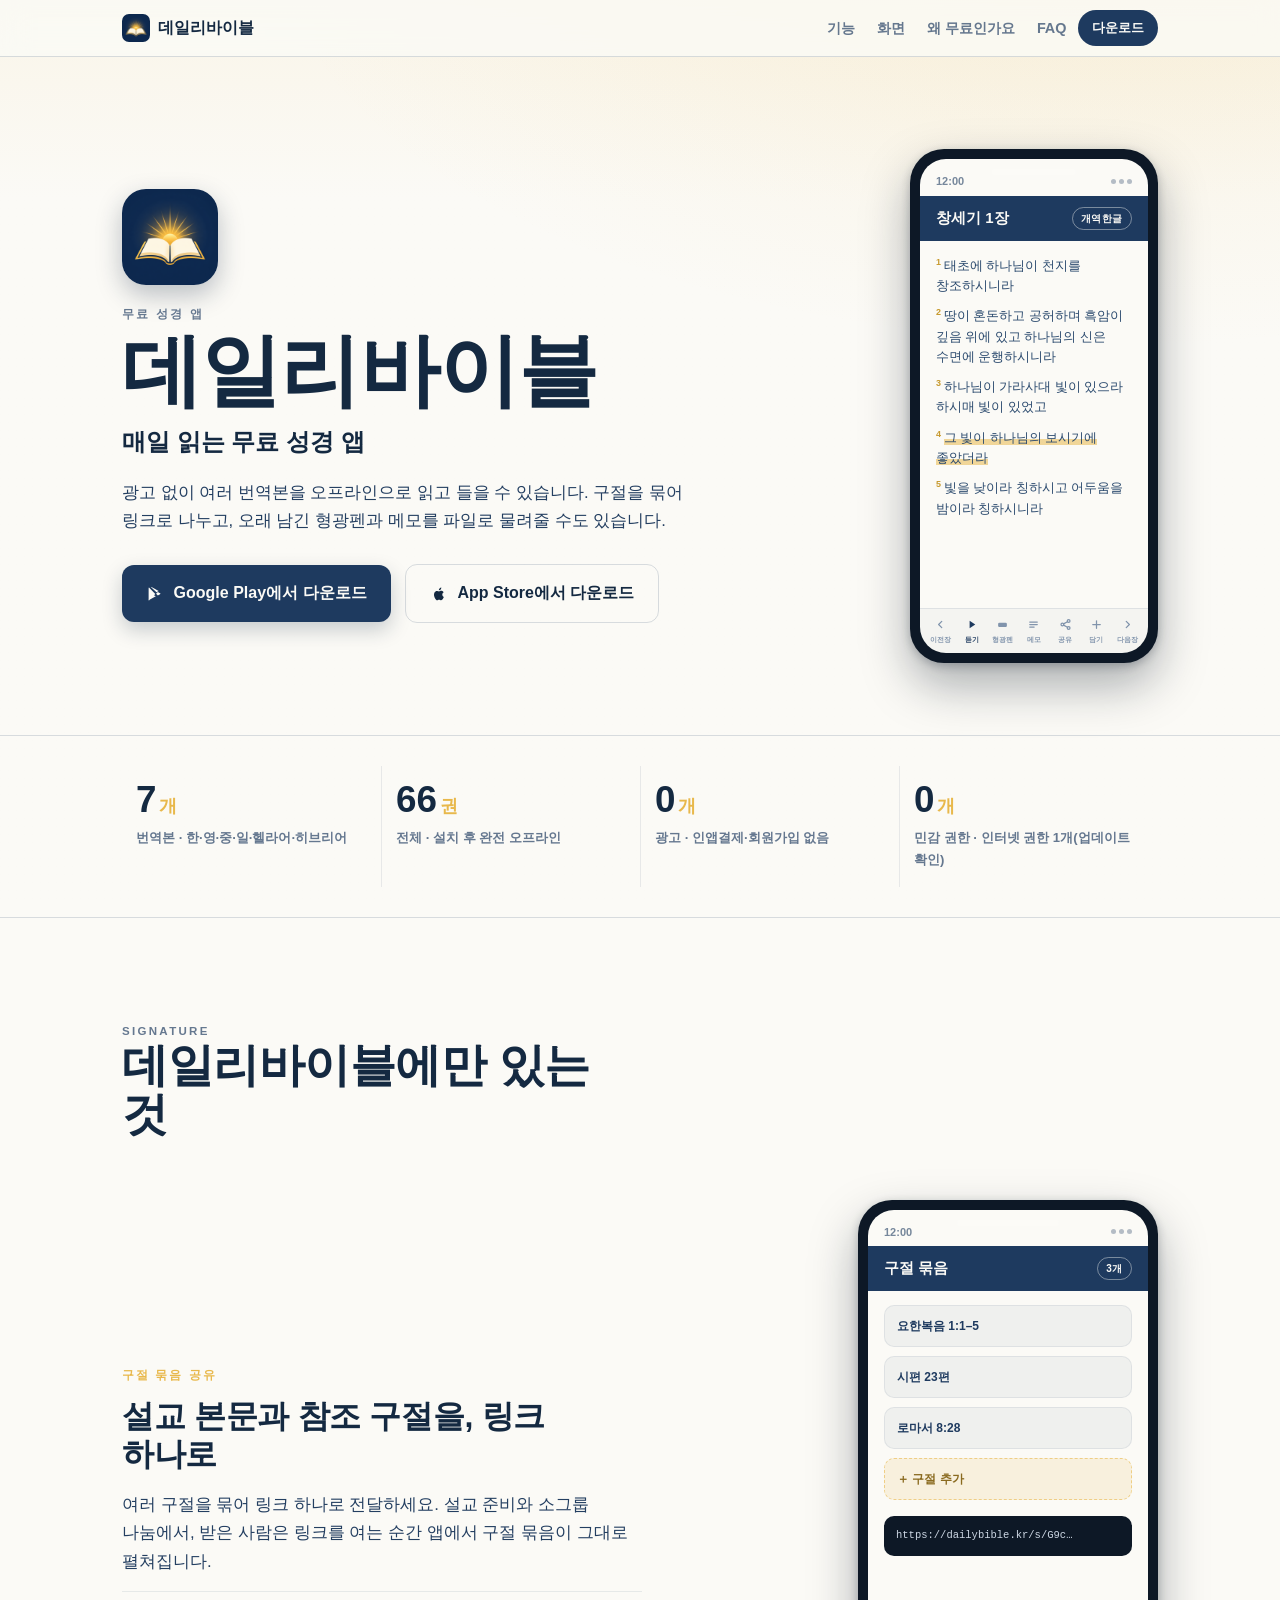
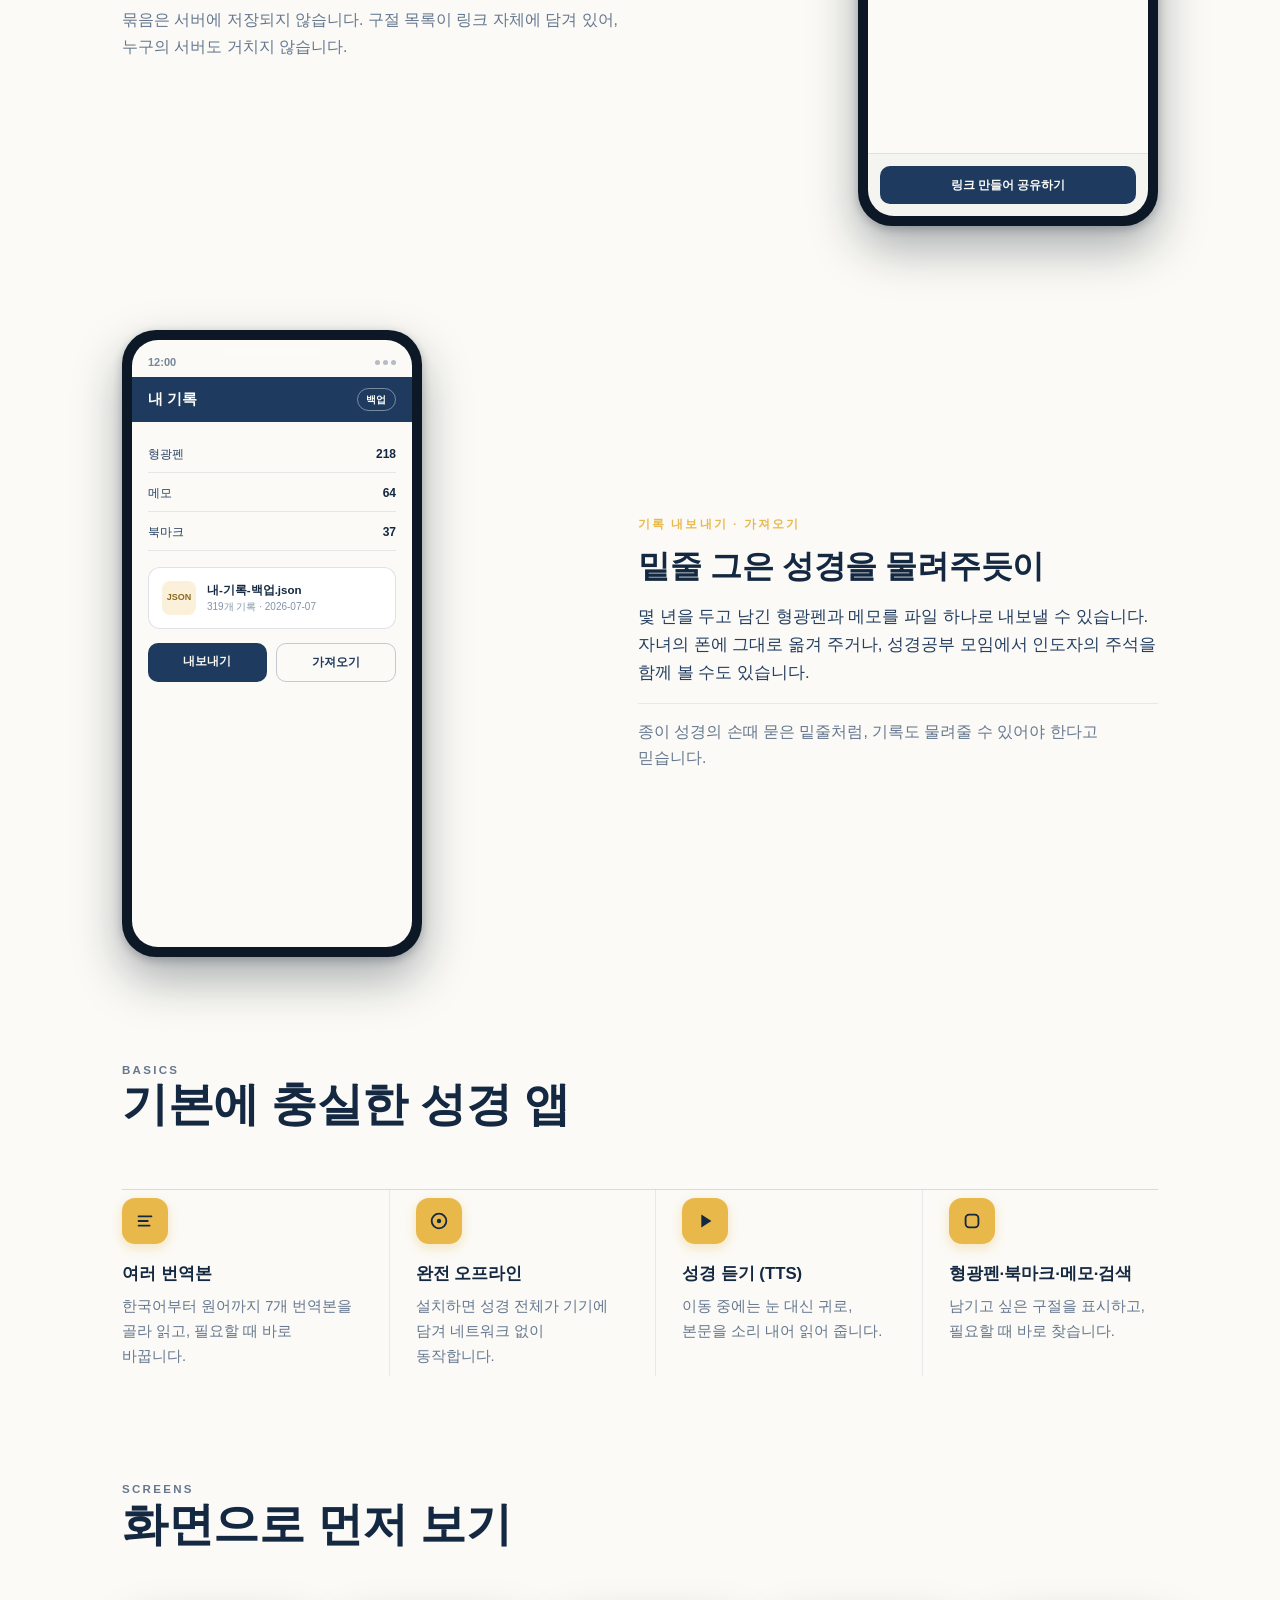
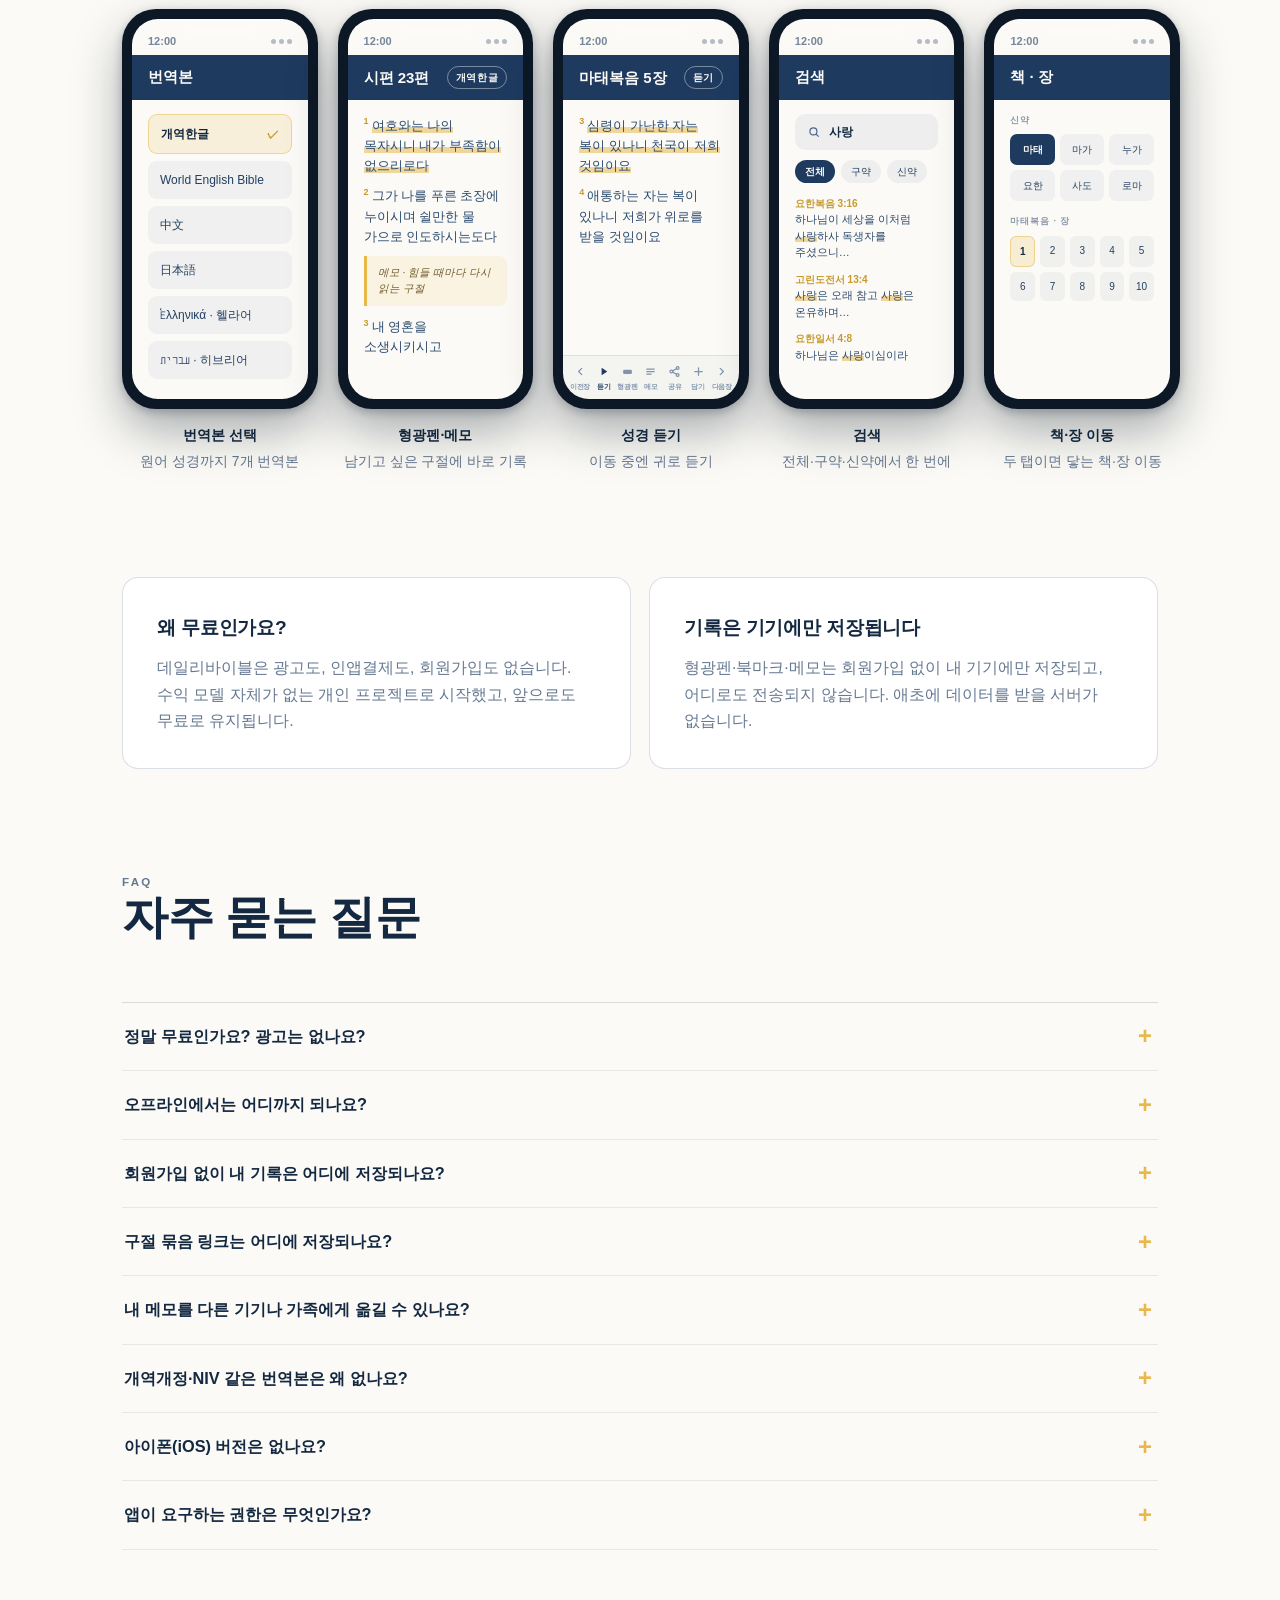
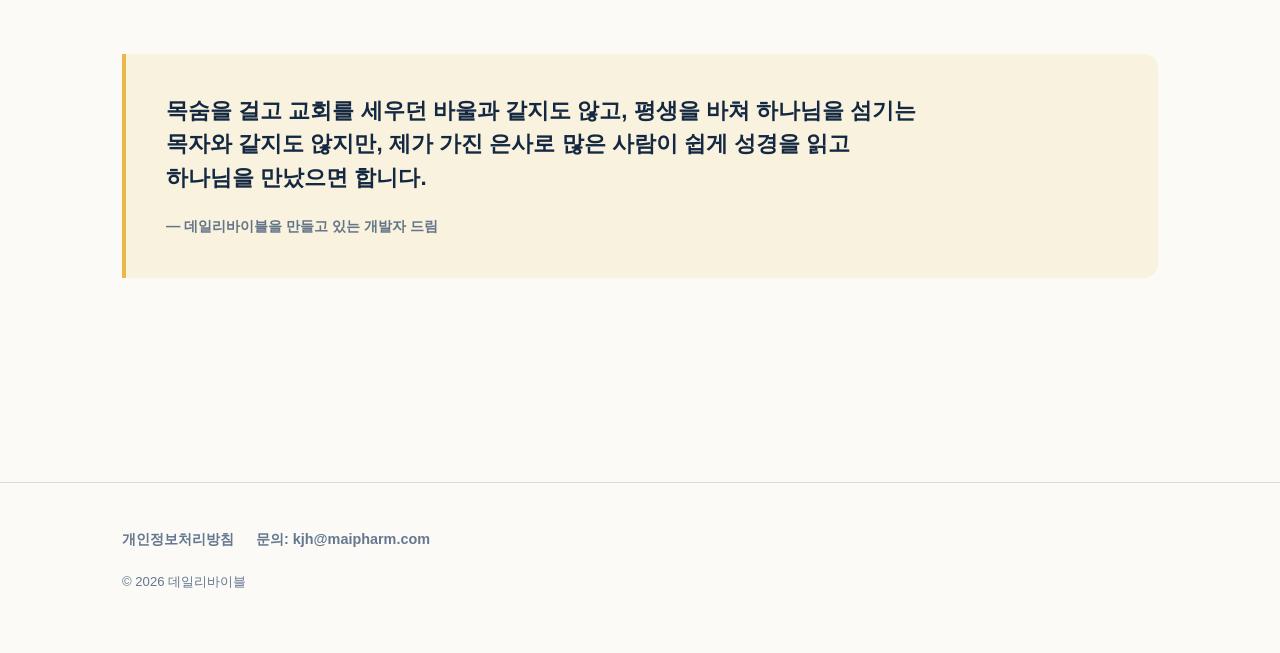
<file: index.html>
<!doctype html>
<html lang="ko">
<head>
<meta charset="utf-8">
<meta name="viewport" content="width=device-width, initial-scale=1">
<title>데일리바이블 - 매일 읽는 무료 성경 앱</title>
<meta name="description" content="데일리바이블 — 광고 없이 여러 번역본을 오프라인으로 읽고 듣는 무료 성경 앱.">
<meta name="theme-color" content="#1e3a5f">
<meta property="og:title" content="데일리바이블 — 매일 읽는 무료 성경 앱">
<meta property="og:description" content="광고 없이 여러 번역본을 오프라인으로 읽고 듣는 무료 성경 앱.">
<meta property="og:url" content="https://dailybible.kr/">
<meta property="og:type" content="website">
<meta property="og:image" content="https://dailybible.kr/img/og.jpg">
<meta name="twitter:card" content="summary_large_image">
<link rel="icon" href="icon.png">
<style>
  *{box-sizing:border-box}
  html{-webkit-text-size-adjust:100%;scroll-behavior:smooth}
  :root{
    --navy:#1e3a5f; --deep:#142941; --gold:#e8b84b;
    --bg:#fbfaf6; --card:#ffffff;
    --ink:#243f61; --heading:#142941; --soft:rgba(30,58,95,.68);
    --line:rgba(30,58,95,.16); --line-soft:rgba(30,58,95,.09);
    --cta-bg:#1e3a5f; --cta-fg:#fbfaf6; --cta-hover:#142941;
    --gold-soft:rgba(232,184,75,.13); --gold-line:rgba(232,184,75,.5);
    --chip-fg:#142941;
  }
  @media (prefers-color-scheme:dark){
    :root{
      --bg:#0e1f33; --deep:#0a1728; --card:#152b45;
      --ink:#d3dce7; --heading:#f2f6fb; --soft:rgba(211,220,231,.66);
      --line:rgba(211,220,231,.16); --line-soft:rgba(211,220,231,.09);
      --cta-bg:#e8b84b; --cta-fg:#142941; --cta-hover:#f0c76a;
      --gold-soft:rgba(232,184,75,.1); --gold-line:rgba(232,184,75,.42);
      --chip-fg:#142941;
    }
  }
  body{
    margin:0; color:var(--ink); background:var(--bg);
    background-image:
      radial-gradient(130% 90% at 88% -8%, var(--gold-soft), transparent 52%),
      linear-gradient(180deg, color-mix(in srgb, var(--bg) 92%, var(--gold) 8%), var(--bg) 22%);
    background-attachment:fixed;
    font-family:-apple-system,BlinkMacSystemFont,"Apple SD Gothic Neo","Noto Sans KR","Segoe UI",Roboto,sans-serif;
    line-height:1.68; word-break:keep-all; -webkit-font-smoothing:antialiased;
    text-rendering:optimizeLegibility;
  }
  a{color:var(--navy);text-decoration-thickness:1px;text-underline-offset:2px}
  @media (prefers-color-scheme:dark){a{color:var(--gold)}}
  a:hover{color:var(--gold)}
  :focus-visible{outline:2px solid var(--gold);outline-offset:3px;border-radius:3px}
  ::selection{background:var(--gold-soft)}
  .wrap{width:100%;max-width:1080px;margin:0 auto;padding:0 22px}
  .eyebrow{font-size:.72rem;letter-spacing:.2em;text-transform:uppercase;font-weight:800;color:var(--soft);margin:0}
  h1,h2,h3{color:var(--heading);margin:0;letter-spacing:-.01em}
  p{margin:0}

  /* ---------- NAVBAR ---------- */
  .nav{position:sticky;top:0;z-index:50;border-bottom:1px solid var(--line);
    background:color-mix(in srgb, var(--bg) 82%, transparent);
    -webkit-backdrop-filter:blur(14px);backdrop-filter:blur(14px)}
  .nav-in{display:flex;align-items:center;gap:12px;min-height:56px}
  .nav-brand{display:inline-flex;align-items:center;gap:8px;flex:none;
    font-weight:900;color:var(--heading);text-decoration:none}
  .nav-brand img{width:28px;height:28px;border-radius:7px;display:block}
  .nav-brand span{display:none}
  .nav-links{display:flex;gap:13px;margin-left:auto;font-size:.85rem;font-weight:700}
  .nav-links a{color:var(--soft);text-decoration:none;white-space:nowrap}
  .nav-links a:hover{color:var(--gold)}
  .nav-cta{flex:none;background:var(--cta-bg);color:var(--cta-fg);white-space:nowrap;
    font-size:.82rem;font-weight:800;padding:.55em 1.05em;border-radius:99px;text-decoration:none;
    transition:background .18s ease}
  .nav-cta:hover{background:var(--cta-hover);color:var(--cta-fg)}
  .nav-links .label-d{display:none}
  @media (min-width:600px){
    .nav-brand span{display:inline}
    .nav-links{gap:22px;font-size:.9rem}
    .nav-links .label-m{display:none}
    .nav-links .label-d{display:inline}
  }

  /* ---------- HERO ---------- */
  .hero{padding:clamp(48px,9vw,92px) 0 clamp(40px,7vw,72px)}
  .hero-grid{display:flex;flex-direction:column;gap:clamp(32px,6vw,56px);align-items:flex-start}
  .appicon{width:96px;height:96px;border-radius:24px;flex:none;display:block;
    box-shadow:0 10px 26px rgba(20,41,65,.28)}
  h1.title{font-weight:900;font-size:clamp(3rem,13vw,5rem);line-height:.98;margin:.5rem 0 0}
  .tagline{font-size:clamp(1.15rem,4vw,1.5rem);font-weight:700;color:var(--heading);margin-top:.7rem}
  .intro{margin-top:1.1rem;max-width:34em;font-size:1.04rem;color:var(--ink)}
  .cta{display:inline-flex;align-items:center;gap:.6em;margin-top:1.8rem;padding:.95em 1.5em;border-radius:12px;
    background:var(--cta-bg);color:var(--cta-fg);font-weight:800;font-size:1rem;text-decoration:none;
    box-shadow:0 8px 20px rgba(20,41,65,.22);transition:transform .18s ease,box-shadow .18s ease,background .18s ease}
  .cta:hover{background:var(--cta-hover);color:var(--cta-fg);transform:translateY(-2px);box-shadow:0 12px 26px rgba(20,41,65,.28)}
  .cta svg{width:18px;height:18px;flex:none}
  .cta-row{display:flex;flex-wrap:wrap;align-items:center;gap:.9rem;margin-top:1.8rem}
  .cta-row .cta{margin-top:0}
  /* 보조 CTA(App Store): 주 CTA 인 Play 와 위계를 두려고 외곽선 스타일 */
  .cta-alt{background:transparent;color:var(--heading);border:1px solid var(--line);box-shadow:none}
  .cta-alt:hover{background:var(--line-soft);color:var(--heading);box-shadow:0 10px 22px rgba(20,41,65,.14)}
  .hero-shot{align-self:center}

  /* ---------- PHONE FRAME ---------- */
  .phone{background:#0d1826;border-radius:34px;padding:10px;box-shadow:0 22px 48px rgba(13,24,38,.34),0 3px 10px rgba(13,24,38,.24);
    position:relative}
  .phone::before{content:"";position:absolute;top:20px;left:50%;transform:translateX(-50%);width:34%;height:6px;border-radius:6px;
    background:rgba(255,255,255,.14);z-index:3}
  .screen{width:100%;aspect-ratio:9/19.5;border-radius:26px;overflow:hidden;background:#fbfaf6;color:#243f61;
    display:flex;flex-direction:column;position:relative;font-size:12px;line-height:1.5}
  .sbar{display:flex;justify-content:space-between;align-items:center;padding:14px 16px 6px;font-size:11px;font-weight:700;color:rgba(30,58,95,.6)}
  .sbar .dots{display:flex;gap:3px}.sbar .dots i{width:5px;height:5px;border-radius:50%;background:rgba(30,58,95,.32)}
  .shead{display:flex;justify-content:space-between;align-items:center;gap:8px;padding:11px 16px;background:#1e3a5f}
  .shead .bk{font-weight:800;font-size:15px;color:#fbfaf6}
  .tp{font-size:10px;font-weight:800;letter-spacing:.06em;padding:3px 8px;border:1px solid rgba(251,250,246,.42);border-radius:99px;color:#fbfaf6}
  .sbody{flex:1;overflow:hidden;padding:14px 16px}
  .vnum{color:#c79a2f;font-weight:800;font-size:9px;vertical-align:super;margin-right:3px}
  .vs{margin:0 0 9px;font-size:12.5px;line-height:1.62;color:#2b4a6e}
  .hl{background:linear-gradient(transparent 55%,rgba(232,184,75,.55) 55%)}
  .toolbar{display:flex;justify-content:space-between;align-items:center;padding:8px 5px;border-top:1px solid rgba(30,58,95,.1);background:rgba(30,58,95,.03)}
  .tbtn{flex:1;display:flex;flex-direction:column;align-items:center;gap:3px;color:#8194ac;font-size:6.5px;font-weight:700;white-space:nowrap;letter-spacing:-.01em}
  .tbtn svg{width:15px;height:15px}
  .tbtn.act{color:#1e3a5f}

  /* ---------- SECTION SCAFFOLD ---------- */
  section{scroll-margin-top:72px}
  .band{border-top:1px solid var(--line);border-bottom:1px solid var(--line);padding:clamp(22px,4vw,30px) 0}
  .strip{display:grid;grid-template-columns:repeat(2,1fr)}
  .stat{padding:16px 14px}
  .stat:nth-child(2n){border-left:1px solid var(--line-soft)}
  .stat:nth-child(n+3){border-top:1px solid var(--line-soft)}
  .snum{font-weight:900;font-size:clamp(1.7rem,6vw,2.3rem);color:var(--heading);line-height:1}
  .snum span{font-size:.5em;font-weight:800;color:var(--gold);margin-left:.15em}
  .slab{margin-top:.5rem;font-size:.82rem;color:var(--soft);font-weight:600}

  .sec{padding:clamp(56px,10vw,104px) 0}
  .sec-head{max-width:30em;margin-bottom:clamp(34px,6vw,60px)}
  .sec-title{font-weight:900;font-size:clamp(1.9rem,6.5vw,2.9rem);line-height:1.06}
  .sec-sub{margin-top:.7rem;color:var(--soft);font-size:1.02rem}

  .feat{display:flex;flex-direction:column;gap:clamp(28px,5vw,48px);align-items:center}
  .feat + .feat{margin-top:clamp(56px,9vw,104px)}
  .feat-copy{width:100%;max-width:520px}
  .feat-tag{font-size:.72rem;letter-spacing:.18em;text-transform:uppercase;font-weight:800;color:var(--gold);margin:0 0 .8rem}
  .feat-h{font-weight:900;font-size:clamp(1.4rem,5vw,2rem);line-height:1.18}
  .feat-p{margin-top:1.1rem;font-size:1.05rem;color:var(--ink)}
  .feat-p + .feat-p{margin-top:.95rem;padding-top:.95rem;border-top:1px solid var(--line-soft);color:var(--soft);font-size:.98rem}
  .feat-shot{width:100%;max-width:270px;flex:none}

  /* ---------- BASIC 4 ---------- */
  .grid4{display:grid;grid-template-columns:1fr;border-top:1px solid var(--line)}
  .cell{padding:26px 4px 26px 0;border-bottom:1px solid var(--line-soft);display:flex;gap:16px;align-items:flex-start}
  .chip{width:46px;height:46px;flex:none;border-radius:13px;background:var(--gold);display:grid;place-items:center;color:var(--chip-fg);
    box-shadow:0 4px 12px rgba(232,184,75,.32)}
  .chip svg{width:22px;height:22px}
  .cell h4{margin:0;font-size:1.05rem;font-weight:800;color:var(--heading)}
  .cell p{margin:.35rem 0 0;font-size:.92rem;color:var(--soft)}

  /* ---------- GALLERY ---------- */
  .gal{display:flex;gap:16px;overflow-x:auto;scroll-snap-type:x mandatory;padding:6px 22px 10px;margin:0 -22px;-webkit-overflow-scrolling:touch}
  .gal::-webkit-scrollbar{height:0}
  .gcard{flex:0 0 auto;width:200px;scroll-snap-align:center;display:flex;flex-direction:column;gap:14px}
  .gcap{font-size:.86rem;color:var(--soft);text-align:center;padding:0 4px}
  .gcap b{display:block;color:var(--heading);font-weight:800;font-size:.9rem;margin-bottom:2px}

  /* ---------- TRUST ---------- */
  .trust{display:grid;grid-template-columns:1fr;gap:18px}
  .tcard{border:1px solid var(--line);border-radius:16px;padding:clamp(24px,5vw,34px);background:var(--card)}
  .tcard h3{font-size:1.2rem;font-weight:800;margin-bottom:.7rem}
  .tcard p{color:var(--soft);font-size:.98rem}

  /* ---------- FAQ ---------- */
  .faq{border-top:1px solid var(--line)}
  details{border-bottom:1px solid var(--line-soft)}
  summary{list-style:none;cursor:pointer;padding:20px 40px 20px 2px;position:relative;font-weight:700;font-size:1.02rem;color:var(--heading)}
  summary::-webkit-details-marker{display:none}
  summary::after{content:"+";position:absolute;right:6px;top:50%;transform:translateY(-50%);color:var(--gold);font-weight:800;font-size:1.5rem;line-height:1;transition:transform .2s ease}
  details[open] summary::after{content:"\2212"}
  details[open] summary{color:var(--gold)}
  .ans{padding:0 40px 22px 2px;color:var(--soft);font-size:.98rem;margin:0}

  /* ---------- QUOTE ---------- */
  .quote{border-left:4px solid var(--gold);background:var(--gold-soft);border-radius:0 14px 14px 0;padding:clamp(28px,5vw,40px);margin:0}
  .quote p{font-size:clamp(1.1rem,3.4vw,1.4rem);font-weight:600;color:var(--heading);line-height:1.5;max-width:34em}
  .quote cite{display:block;margin-top:1.2rem;font-style:normal;font-size:.9rem;font-weight:700;color:var(--soft)}
  .quote cite::before{content:"— "}

  /* ---------- FOOTER ---------- */
  footer{border-top:1px solid var(--line);padding:44px 0 60px;margin-top:clamp(56px,9vw,100px)}
  .fnav{display:flex;flex-wrap:wrap;gap:8px 22px;font-size:.9rem;font-weight:600}
  .fnav a{text-decoration:none;color:var(--soft)}.fnav a:hover{color:var(--gold)}
  .fbot{margin-top:20px;font-size:.82rem;color:var(--soft);display:flex;flex-wrap:wrap;gap:6px 16px;align-items:center}
  .ver{font-size:.82rem;color:var(--soft);opacity:.85}
  .dot{width:3px;height:3px;border-radius:50%;background:var(--line)}
  #version-line{display:inline-flex;align-items:center;gap:16px}
  #version-line[hidden]{display:none}

  /* ---------- SCROLL REVEAL ---------- */
  @media (prefers-reduced-motion:no-preference){
    .js .reveal{opacity:0;transform:translateY(44px)}
    .js .reveal.in{opacity:1;transform:none;transition:opacity .8s ease,transform .8s cubic-bezier(.16,1,.3,1)}
    .js .gal .gcard.reveal.in:nth-child(2){transition-delay:.09s}
    .js .gal .gcard.reveal.in:nth-child(3){transition-delay:.18s}
    .js .gal .gcard.reveal.in:nth-child(4){transition-delay:.27s}
    .js .gal .gcard.reveal.in:nth-child(5){transition-delay:.36s}
  }

  /* ---------- RESPONSIVE ---------- */
  @media (min-width:600px){
    .strip{grid-template-columns:repeat(4,1fr)}
    .stat:nth-child(2n){border-left:none}
    .stat:not(:first-child){border-left:1px solid var(--line-soft)}
    .stat:nth-child(n+3){border-top:none}
    .grid4{grid-template-columns:repeat(2,1fr);column-gap:34px}
    .trust{grid-template-columns:1fr 1fr}
  }
  @media (min-width:860px){
    .hero-grid{flex-direction:row;justify-content:space-between;align-items:center;gap:56px}
    .hero-text{flex:1}
    .hero-shot{align-self:auto}
    .hero-shot .phone{width:288px}
    .feat{flex-direction:row;justify-content:space-between;gap:clamp(40px,6vw,90px)}
    .feat.rev{flex-direction:row-reverse}
    .feat-shot{max-width:300px}
    .grid4{grid-template-columns:repeat(4,1fr);column-gap:30px}
    .grid4 .cell{flex-direction:column;gap:16px;border-bottom:none;padding:8px 0}
    .grid4 .cell:not(:first-child){border-left:1px solid var(--line-soft);padding-left:26px}
    .gal{display:grid;grid-template-columns:repeat(5,1fr);overflow:visible;margin:0;padding:0;gap:20px}
    .gcard{width:auto}
  }
  @media (prefers-reduced-motion:reduce){
    html{scroll-behavior:auto}
    *{transition:none!important;animation:none!important}
  }
</style>
</head>
<body>
<header class="nav">
  <div class="wrap nav-in">
    <a class="nav-brand" href="#" aria-label="맨 위로">
      <img src="icon.png" alt="">
      <span>데일리바이블</span>
    </a>
    <nav class="nav-links" aria-label="페이지 내 이동">
      <a href="#features">기능</a>
      <a href="#screens">화면</a>
      <a href="#trust"><span class="label-m">가격</span><span class="label-d">왜 무료인가요</span></a>
      <a href="#faq">FAQ</a>
    </nav>
    <a class="nav-cta" href="https://play.google.com/store/apps/details?id=kr.dailybible.app" rel="noopener">다운로드</a>
  </div>
</header>
<main>
  <!-- ① HERO -->
  <section class="hero">
    <div class="wrap hero-grid">
      <div class="hero-text">
        <img class="appicon" src="icon.png" width="512" height="512" alt="데일리바이블 앱 아이콘">
        <p class="eyebrow" style="margin-top:20px">무료 성경 앱</p>
        <h1 class="title">데일리바이블</h1>
        <p class="tagline">매일 읽는 무료 성경 앱</p>
        <p class="intro">광고 없이 여러 번역본을 오프라인으로 읽고 들을 수 있습니다. 구절을 묶어 링크로 나누고, 오래 남긴 형광펜과 메모를 파일로 물려줄 수도 있습니다.</p>
        <div class="cta-row">
          <a class="cta" href="https://play.google.com/store/apps/details?id=kr.dailybible.app" rel="noopener" aria-label="Google Play에서 데일리바이블 다운로드">
            <svg viewBox="0 0 24 24" aria-hidden="true" fill="currentColor"><path d="M4 3.2c-.3.2-.5.6-.5 1.1v15.4c0 .5.2.9.5 1.1l8.4-8.8L4 3.2zm10 6.6l2.9-1.7-9-5.2c-.4-.2-.8-.2-1.1 0l7.2 6.9zm4.7 1.3l-2.9-1.7-2.4 2.3 2.4 2.3 2.9-1.7c.7-.4.7-1.1 0-1.5zm-15.7 9c.3.2.7.2 1.1 0l9-5.2-2.9-1.7-7.2 6.9z"/></svg>
            Google Play에서 다운로드
          </a>
          <a class="cta cta-alt" href="https://apps.apple.com/kr/app/id6788610916" rel="noopener" aria-label="App Store에서 데일리바이블 다운로드">
            <svg viewBox="0 0 24 24" aria-hidden="true" fill="currentColor"><path d="M16.4 12.7c0-2.1 1.7-3.1 1.8-3.2-1-1.4-2.5-1.6-3-1.7-1.3-.1-2.5.8-3.1.8-.6 0-1.6-.8-2.7-.7-1.4 0-2.7.8-3.4 2.1-1.4 2.5-.4 6.2 1 8.2.7 1 1.5 2.1 2.5 2.1 1 0 1.4-.6 2.6-.6 1.2 0 1.6.6 2.7.6 1.1 0 1.8-1 2.5-2 .8-1.1 1.1-2.2 1.1-2.3 0 0-2-.8-2-3.3zM14.3 6c.5-.7.9-1.6.8-2.6-.8 0-1.8.5-2.4 1.2-.5.6-1 1.6-.9 2.5.9.1 1.9-.4 2.5-1.1z"/></svg>
            App Store에서 다운로드
          </a>
        </div>
      </div>
      <div class="hero-shot reveal">
        <div class="phone" style="width:248px" aria-hidden="true">
          <div class="screen on">
            <div class="sbar"><span>12:00</span><span class="dots"><i></i><i></i><i></i></span></div>
            <div class="shead"><span class="bk">창세기 1장</span><span class="tp">개역한글</span></div>
            <div class="sbody">
              <p class="vs"><span class="vnum">1</span>태초에 하나님이 천지를 창조하시니라</p>
              <p class="vs"><span class="vnum">2</span>땅이 혼돈하고 공허하며 흑암이 깊음 위에 있고 하나님의 신은 수면에 운행하시니라</p>
              <p class="vs"><span class="vnum">3</span>하나님이 가라사대 빛이 있으라 하시매 빛이 있었고</p>
              <p class="vs"><span class="vnum">4</span><span class="hl">그 빛이 하나님의 보시기에 좋았더라</span></p>
              <p class="vs"><span class="vnum">5</span>빛을 낮이라 칭하시고 어두움을 밤이라 칭하시니라</p>
            </div>
            <div class="toolbar">
              <span class="tbtn"><svg viewBox="0 0 24 24" fill="none" stroke="currentColor" stroke-width="2" stroke-linecap="round" stroke-linejoin="round"><polyline points="14,7 9,12 14,17"/></svg>이전장</span>
              <span class="tbtn act"><svg viewBox="0 0 24 24" fill="currentColor"><polygon points="9,6 18,12 9,18"/></svg>듣기</span>
              <span class="tbtn"><svg viewBox="0 0 24 24" fill="currentColor"><rect x="5" y="9" width="14" height="7" rx="2"/></svg>형광펜</span>
              <span class="tbtn"><svg viewBox="0 0 24 24" fill="none" stroke="currentColor" stroke-width="2" stroke-linecap="round"><line x1="6" y1="8" x2="18" y2="8"/><line x1="6" y1="12" x2="18" y2="12"/><line x1="6" y1="16" x2="13" y2="16"/></svg>메모</span>
              <span class="tbtn"><svg viewBox="0 0 24 24" fill="none" stroke="currentColor" stroke-width="2" stroke-linecap="round" stroke-linejoin="round"><circle cx="7" cy="12" r="2.2"/><circle cx="17" cy="6.5" r="2.2"/><circle cx="17" cy="17.5" r="2.2"/><line x1="8.9" y1="11" x2="15.1" y2="7.6"/><line x1="8.9" y1="13" x2="15.1" y2="16.4"/></svg>공유</span>
              <span class="tbtn"><svg viewBox="0 0 24 24" fill="none" stroke="currentColor" stroke-width="2" stroke-linecap="round"><line x1="12" y1="6" x2="12" y2="18"/><line x1="6" y1="12" x2="18" y2="12"/></svg>담기</span>
              <span class="tbtn"><svg viewBox="0 0 24 24" fill="none" stroke="currentColor" stroke-width="2" stroke-linecap="round" stroke-linejoin="round"><polyline points="10,7 15,12 10,17"/></svg>다음장</span>
            </div>
          </div>
        </div>
      </div>
    </div>
  </section>

  <!-- ② NUMBER STRIP -->
  <section class="band" aria-label="핵심 숫자">
    <div class="wrap">
      <div class="strip">
        <div class="stat"><div class="snum">7<span>개</span></div><p class="slab">번역본 · 한·영·중·일·헬라어·히브리어</p></div>
        <div class="stat"><div class="snum">66<span>권</span></div><p class="slab">전체 · 설치 후 완전 오프라인</p></div>
        <div class="stat"><div class="snum">0<span>개</span></div><p class="slab">광고 · 인앱결제·회원가입 없음</p></div>
        <div class="stat"><div class="snum">0<span>개</span></div><p class="slab">민감 권한 · 인터넷 권한 1개(업데이트 확인)</p></div>
      </div>
    </div>
  </section>

  <!-- ③ SIGNATURE FEATURES -->
  <section class="sec" id="features" aria-label="시그니처 기능">
    <div class="wrap">
      <div class="sec-head">
        <p class="eyebrow">Signature</p>
        <h2 class="sec-title">데일리바이블에만 있는 것</h2>
      </div>

      <!-- A. 구절 묶음 공유 (텍스트 좌 / 샷 우) -->
      <div class="feat">
        <div class="feat-copy">
          <p class="feat-tag">구절 묶음 공유</p>
          <h3 class="feat-h">설교 본문과 참조 구절을, 링크 하나로</h3>
          <p class="feat-p">여러 구절을 묶어 링크 하나로 전달하세요. 설교 준비와 소그룹 나눔에서, 받은 사람은 링크를 여는 순간 앱에서 구절 묶음이 그대로 펼쳐집니다.</p>
          <p class="feat-p">묶음은 서버에 저장되지 않습니다. 구절 목록이 링크 자체에 담겨 있어, 누구의 서버도 거치지 않습니다.</p>
        </div>
        <div class="feat-shot reveal">
          <div class="phone" aria-hidden="true">
            <div class="screen">
              <div class="sbar"><span>12:00</span><span class="dots"><i></i><i></i><i></i></span></div>
              <div class="shead"><span class="bk">구절 묶음</span><span class="tp">3개</span></div>
              <div class="sbody">
                <div style="display:flex;flex-direction:column;gap:9px">
                  <div style="display:flex;align-items:center;gap:9px;padding:11px 12px;background:rgba(30,58,95,.05);border-radius:10px;border:1px solid rgba(30,58,95,.08)"><span style="font-weight:800;color:#1e3a5f">요한복음 1:1–5</span></div>
                  <div style="display:flex;align-items:center;gap:9px;padding:11px 12px;background:rgba(30,58,95,.05);border-radius:10px;border:1px solid rgba(30,58,95,.08)"><span style="font-weight:800;color:#1e3a5f">시편 23편</span></div>
                  <div style="display:flex;align-items:center;gap:9px;padding:11px 12px;background:rgba(30,58,95,.05);border-radius:10px;border:1px solid rgba(30,58,95,.08)"><span style="font-weight:800;color:#1e3a5f">로마서 8:28</span></div>
                  <div style="display:flex;align-items:center;gap:9px;padding:11px 12px;background:rgba(232,184,75,.14);border-radius:10px;border:1px dashed rgba(232,184,75,.6);color:#8a6a1f;font-weight:700">＋ 구절 추가</div>
                </div>
                <div style="margin-top:16px;padding:12px;border-radius:10px;background:#0d1826;color:#cdd7e4;font-size:10.5px;font-family:ui-monospace,Menlo,monospace;word-break:break-all;line-height:1.5">https://dailybible.kr/s/G9c…</div>
              </div>
              <div class="toolbar" style="padding:12px">
                <span style="flex:1;text-align:center;background:#1e3a5f;color:#fbfaf6;font-weight:800;padding:10px;border-radius:10px;font-size:12px">링크 만들어 공유하기</span>
              </div>
            </div>
          </div>
        </div>
      </div>

      <!-- B. 기록 내보내기·가져오기 (샷 좌 / 텍스트 우 — 교차) -->
      <div class="feat rev">
        <div class="feat-copy">
          <p class="feat-tag">기록 내보내기 · 가져오기</p>
          <h3 class="feat-h">밑줄 그은 성경을 물려주듯이</h3>
          <p class="feat-p">몇 년을 두고 남긴 형광펜과 메모를 파일 하나로 내보낼 수 있습니다. 자녀의 폰에 그대로 옮겨 주거나, 성경공부 모임에서 인도자의 주석을 함께 볼 수도 있습니다.</p>
          <p class="feat-p">종이 성경의 손때 묻은 밑줄처럼, 기록도 물려줄 수 있어야 한다고 믿습니다.</p>
        </div>
        <div class="feat-shot reveal">
          <div class="phone" aria-hidden="true">
            <div class="screen">
              <div class="sbar"><span>12:00</span><span class="dots"><i></i><i></i><i></i></span></div>
              <div class="shead"><span class="bk">내 기록</span><span class="tp">백업</span></div>
              <div class="sbody">
                <div style="display:flex;flex-direction:column;gap:2px;margin-bottom:16px">
                  <div style="display:flex;justify-content:space-between;padding:9px 0;border-bottom:1px solid rgba(30,58,95,.1)"><span>형광펜</span><b style="color:#142941">218</b></div>
                  <div style="display:flex;justify-content:space-between;padding:9px 0;border-bottom:1px solid rgba(30,58,95,.1)"><span>메모</span><b style="color:#142941">64</b></div>
                  <div style="display:flex;justify-content:space-between;padding:9px 0;border-bottom:1px solid rgba(30,58,95,.1)"><span>북마크</span><b style="color:#142941">37</b></div>
                </div>
                <div style="display:flex;align-items:center;gap:11px;padding:13px;border:1px solid rgba(30,58,95,.14);border-radius:12px;background:#fff">
                  <span style="width:34px;height:34px;border-radius:8px;background:rgba(232,184,75,.2);display:grid;place-items:center;color:#8a6a1f;font-weight:800;font-size:9px">JSON</span>
                  <div><div style="font-weight:800;color:#142941;font-size:11.5px">내-기록-백업.json</div><div style="color:rgba(30,58,95,.55);font-size:10px">319개 기록 · 2026-07-07</div></div>
                </div>
                <div style="display:flex;gap:9px;margin-top:14px">
                  <span style="flex:1;text-align:center;background:#1e3a5f;color:#fbfaf6;font-weight:800;padding:10px;border-radius:10px;font-size:11.5px">내보내기</span>
                  <span style="flex:1;text-align:center;border:1px solid rgba(30,58,95,.25);color:#1e3a5f;font-weight:800;padding:10px;border-radius:10px;font-size:11.5px">가져오기</span>
                </div>
              </div>
            </div>
          </div>
        </div>
      </div>
    </div>
  </section>

  <!-- ④ BASIC FEATURES -->
  <section class="sec" style="padding-top:0" aria-label="기본 기능">
    <div class="wrap">
      <div class="sec-head"><p class="eyebrow">Basics</p><h2 class="sec-title">기본에 충실한 성경 앱</h2></div>
      <div class="grid4">
        <div class="cell">
          <span class="chip" aria-hidden="true"><svg viewBox="0 0 24 24" fill="none" stroke="currentColor" stroke-width="2" stroke-linecap="round"><line x1="5" y1="7" x2="19" y2="7"/><line x1="5" y1="12" x2="15" y2="12"/><line x1="5" y1="17" x2="17" y2="17"/></svg></span>
          <div><h4>여러 번역본</h4><p>한국어부터 원어까지 7개 번역본을 골라 읽고, 필요할 때 바로 바꿉니다.</p></div>
        </div>
        <div class="cell">
          <span class="chip" aria-hidden="true"><svg viewBox="0 0 24 24" fill="none" stroke="currentColor" stroke-width="2"><circle cx="12" cy="12" r="8"/><circle cx="12" cy="12" r="2.4" fill="currentColor" stroke="none"/></svg></span>
          <div><h4>완전 오프라인</h4><p>설치하면 성경 전체가 기기에 담겨 네트워크 없이 동작합니다.</p></div>
        </div>
        <div class="cell">
          <span class="chip" aria-hidden="true"><svg viewBox="0 0 24 24" fill="currentColor"><polygon points="8,5 19,12 8,19"/></svg></span>
          <div><h4>성경 듣기 (TTS)</h4><p>이동 중에는 눈 대신 귀로, 본문을 소리 내어 읽어 줍니다.</p></div>
        </div>
        <div class="cell">
          <span class="chip" aria-hidden="true"><svg viewBox="0 0 24 24" fill="none" stroke="currentColor" stroke-width="2"><rect x="5" y="5" width="14" height="14" rx="4"/></svg></span>
          <div><h4>형광펜·북마크·메모·검색</h4><p>남기고 싶은 구절을 표시하고, 필요할 때 바로 찾습니다.</p></div>
        </div>
      </div>
    </div>
  </section>

  <!-- ⑤ GALLERY -->
  <section class="sec" id="screens" style="padding-top:0" aria-label="앱 화면 미리보기">
    <div class="wrap">
      <div class="sec-head"><p class="eyebrow">Screens</p><h2 class="sec-title">화면으로 먼저 보기</h2></div>
    </div>
    <div class="wrap" style="padding-right:0">
      <div class="gal">
        <!-- 1 번역본 선택 -->
        <div class="gcard reveal"><div class="phone" aria-hidden="true"><div class="screen">
          <div class="sbar"><span>12:00</span><span class="dots"><i></i><i></i><i></i></span></div>
          <div class="shead"><span class="bk">번역본</span></div>
          <div class="sbody"><div style="display:flex;flex-direction:column;gap:7px;font-size:12px">
            <div style="display:flex;justify-content:space-between;align-items:center;padding:10px 12px;background:rgba(232,184,75,.16);border:1px solid rgba(232,184,75,.5);border-radius:9px;font-weight:800;color:#142941">개역한글 <span style="color:#c79a2f">✓</span></div>
            <div style="padding:10px 12px;background:rgba(30,58,95,.05);border-radius:9px">World English Bible</div>
            <div style="padding:10px 12px;background:rgba(30,58,95,.05);border-radius:9px">中文</div>
            <div style="padding:10px 12px;background:rgba(30,58,95,.05);border-radius:9px">日本語</div>
            <div style="padding:10px 12px;background:rgba(30,58,95,.05);border-radius:9px">Ἑλληνικά · 헬라어</div>
            <div style="padding:10px 12px;background:rgba(30,58,95,.05);border-radius:9px">עברית · 히브리어</div>
          </div></div>
        </div></div><p class="gcap"><b>번역본 선택</b>원어 성경까지 7개 번역본</p></div>

        <!-- 2 형광펜·메모 -->
        <div class="gcard reveal"><div class="phone" aria-hidden="true"><div class="screen">
          <div class="sbar"><span>12:00</span><span class="dots"><i></i><i></i><i></i></span></div>
          <div class="shead"><span class="bk">시편 23편</span><span class="tp">개역한글</span></div>
          <div class="sbody">
            <p class="vs"><span class="vnum">1</span><span class="hl">여호와는 나의 목자시니 내가 부족함이 없으리로다</span></p>
            <p class="vs"><span class="vnum">2</span>그가 나를 푸른 초장에 누이시며 쉴만한 물 가으로 인도하시는도다</p>
            <div style="margin:4px 0 10px;padding:9px 11px;border-left:3px solid #e8b84b;background:rgba(232,184,75,.12);border-radius:0 8px 8px 0;font-size:10.5px;color:#6f5a2a;font-style:italic">메모 · 힘들 때마다 다시 읽는 구절</div>
            <p class="vs"><span class="vnum">3</span>내 영혼을 소생시키시고</p>
          </div>
        </div></div><p class="gcap"><b>형광펜·메모</b>남기고 싶은 구절에 바로 기록</p></div>

        <!-- 3 TTS -->
        <div class="gcard reveal"><div class="phone" aria-hidden="true"><div class="screen">
          <div class="sbar"><span>12:00</span><span class="dots"><i></i><i></i><i></i></span></div>
          <div class="shead"><span class="bk">마태복음 5장</span><span class="tp">듣기</span></div>
          <div class="sbody">
            <p class="vs"><span class="vnum">3</span><span class="hl">심령이 가난한 자는 복이 있나니 천국이 저희 것임이요</span></p>
            <p class="vs"><span class="vnum">4</span>애통하는 자는 복이 있나니 저희가 위로를 받을 것임이요</p>
          </div>
          <div class="toolbar">
            <span class="tbtn"><svg viewBox="0 0 24 24" fill="none" stroke="currentColor" stroke-width="2" stroke-linecap="round" stroke-linejoin="round"><polyline points="14,7 9,12 14,17"/></svg>이전장</span>
            <span class="tbtn act"><svg viewBox="0 0 24 24" fill="currentColor"><polygon points="9,6 18,12 9,18"/></svg>듣기</span>
            <span class="tbtn"><svg viewBox="0 0 24 24" fill="currentColor"><rect x="5" y="9" width="14" height="7" rx="2"/></svg>형광펜</span>
            <span class="tbtn"><svg viewBox="0 0 24 24" fill="none" stroke="currentColor" stroke-width="2" stroke-linecap="round"><line x1="6" y1="8" x2="18" y2="8"/><line x1="6" y1="12" x2="18" y2="12"/><line x1="6" y1="16" x2="13" y2="16"/></svg>메모</span>
            <span class="tbtn"><svg viewBox="0 0 24 24" fill="none" stroke="currentColor" stroke-width="2" stroke-linecap="round" stroke-linejoin="round"><circle cx="7" cy="12" r="2.2"/><circle cx="17" cy="6.5" r="2.2"/><circle cx="17" cy="17.5" r="2.2"/><line x1="8.9" y1="11" x2="15.1" y2="7.6"/><line x1="8.9" y1="13" x2="15.1" y2="16.4"/></svg>공유</span>
            <span class="tbtn"><svg viewBox="0 0 24 24" fill="none" stroke="currentColor" stroke-width="2" stroke-linecap="round"><line x1="12" y1="6" x2="12" y2="18"/><line x1="6" y1="12" x2="18" y2="12"/></svg>담기</span>
            <span class="tbtn"><svg viewBox="0 0 24 24" fill="none" stroke="currentColor" stroke-width="2" stroke-linecap="round" stroke-linejoin="round"><polyline points="10,7 15,12 10,17"/></svg>다음장</span>
          </div>
        </div></div><p class="gcap"><b>성경 듣기</b>이동 중엔 귀로 듣기</p></div>

        <!-- 4 검색 -->
        <div class="gcard reveal"><div class="phone" aria-hidden="true"><div class="screen">
          <div class="sbar"><span>12:00</span><span class="dots"><i></i><i></i><i></i></span></div>
          <div class="shead"><span class="bk">검색</span></div>
          <div class="sbody">
            <div style="display:flex;align-items:center;gap:8px;padding:9px 12px;background:rgba(30,58,95,.06);border-radius:10px;margin-bottom:10px"><svg viewBox="0 0 24 24" width="14" fill="none" stroke="#4a648a" stroke-width="2"><circle cx="11" cy="11" r="6"/><line x1="15.5" y1="15.5" x2="20" y2="20"/></svg><span style="font-weight:700;color:#142941">사랑</span></div>
            <div style="display:flex;gap:6px;font-size:10px;margin-bottom:12px"><span style="padding:4px 10px;background:#1e3a5f;color:#fbfaf6;border-radius:99px;font-weight:700">전체</span><span style="padding:4px 10px;background:rgba(30,58,95,.06);border-radius:99px">구약</span><span style="padding:4px 10px;background:rgba(30,58,95,.06);border-radius:99px">신약</span></div>
            <div style="display:flex;flex-direction:column;gap:10px;font-size:11px;color:#2b4a6e">
              <div><b style="color:#c79a2f;font-size:10px">요한복음 3:16</b><br>하나님이 세상을 이처럼 <span class="hl">사랑</span>하사 독생자를 주셨으니…</div>
              <div><b style="color:#c79a2f;font-size:10px">고린도전서 13:4</b><br><span class="hl">사랑</span>은 오래 참고 <span class="hl">사랑</span>은 온유하며…</div>
              <div><b style="color:#c79a2f;font-size:10px">요한일서 4:8</b><br>하나님은 <span class="hl">사랑</span>이심이라</div>
            </div>
          </div>
        </div></div><p class="gcap"><b>검색</b>전체·구약·신약에서 한 번에</p></div>

        <!-- 5 책/장 선택 -->
        <div class="gcard reveal"><div class="phone" aria-hidden="true"><div class="screen">
          <div class="sbar"><span>12:00</span><span class="dots"><i></i><i></i><i></i></span></div>
          <div class="shead"><span class="bk">책 · 장</span></div>
          <div class="sbody">
            <div style="font-size:9px;font-weight:800;letter-spacing:.1em;color:rgba(30,58,95,.5);margin-bottom:7px">신약</div>
            <div style="display:grid;grid-template-columns:repeat(3,1fr);gap:5px;font-size:10px;margin-bottom:14px">
              <span style="padding:8px 4px;text-align:center;background:#1e3a5f;color:#fbfaf6;border-radius:7px;font-weight:700">마태</span>
              <span style="padding:8px 4px;text-align:center;background:rgba(30,58,95,.05);border-radius:7px">마가</span>
              <span style="padding:8px 4px;text-align:center;background:rgba(30,58,95,.05);border-radius:7px">누가</span>
              <span style="padding:8px 4px;text-align:center;background:rgba(30,58,95,.05);border-radius:7px">요한</span>
              <span style="padding:8px 4px;text-align:center;background:rgba(30,58,95,.05);border-radius:7px">사도</span>
              <span style="padding:8px 4px;text-align:center;background:rgba(30,58,95,.05);border-radius:7px">로마</span>
            </div>
            <div style="font-size:9px;font-weight:800;letter-spacing:.1em;color:rgba(30,58,95,.5);margin-bottom:7px">마태복음 · 장</div>
            <div style="display:grid;grid-template-columns:repeat(5,1fr);gap:5px;font-size:10px">
              <span style="padding:7px 0;text-align:center;background:rgba(232,184,75,.2);border:1px solid rgba(232,184,75,.5);border-radius:6px;font-weight:800;color:#142941">1</span>
              <span style="padding:7px 0;text-align:center;background:rgba(30,58,95,.05);border-radius:6px">2</span>
              <span style="padding:7px 0;text-align:center;background:rgba(30,58,95,.05);border-radius:6px">3</span>
              <span style="padding:7px 0;text-align:center;background:rgba(30,58,95,.05);border-radius:6px">4</span>
              <span style="padding:7px 0;text-align:center;background:rgba(30,58,95,.05);border-radius:6px">5</span>
              <span style="padding:7px 0;text-align:center;background:rgba(30,58,95,.05);border-radius:6px">6</span>
              <span style="padding:7px 0;text-align:center;background:rgba(30,58,95,.05);border-radius:6px">7</span>
              <span style="padding:7px 0;text-align:center;background:rgba(30,58,95,.05);border-radius:6px">8</span>
              <span style="padding:7px 0;text-align:center;background:rgba(30,58,95,.05);border-radius:6px">9</span>
              <span style="padding:7px 0;text-align:center;background:rgba(30,58,95,.05);border-radius:6px">10</span>
            </div>
          </div>
        </div></div><p class="gcap"><b>책·장 이동</b>두 탭이면 닿는 책·장 이동</p></div>
      </div>
    </div>
  </section>

  <!-- ⑥ TRUST -->
  <section class="sec" id="trust" style="padding-top:0" aria-label="믿고 쓸 수 있는 이유">
    <div class="wrap">
      <div class="trust">
        <div class="tcard">
          <h3>왜 무료인가요?</h3>
          <p>데일리바이블은 광고도, 인앱결제도, 회원가입도 없습니다. 수익 모델 자체가 없는 개인 프로젝트로 시작했고, 앞으로도 무료로 유지됩니다.</p>
        </div>
        <div class="tcard">
          <h3>기록은 기기에만 저장됩니다</h3>
          <p>형광펜·북마크·메모는 회원가입 없이 내 기기에만 저장되고, 어디로도 전송되지 않습니다. 애초에 데이터를 받을 서버가 없습니다.</p>
        </div>
      </div>
    </div>
  </section>

  <!-- ⑦ FAQ -->
  <section class="sec" id="faq" style="padding-top:0" aria-label="자주 묻는 질문">
    <div class="wrap">
      <div class="sec-head"><p class="eyebrow">FAQ</p><h2 class="sec-title">자주 묻는 질문</h2></div>
      <div class="faq">
        <details><summary>정말 무료인가요? 광고는 없나요?</summary><p class="ans">네. 광고·인앱결제·유료 기능이 전혀 없는 완전 무료 앱입니다.</p></details>
        <details><summary>오프라인에서는 어디까지 되나요?</summary><p class="ans">설치 시 성경 전체가 담겨 읽기·검색·기록이 전부 네트워크 없이 동작합니다. 인터넷은 새 버전 확인에만 사용합니다.</p></details>
        <details><summary>회원가입 없이 내 기록은 어디에 저장되나요?</summary><p class="ans">기기에만 저장됩니다. 앱을 삭제하면 기록도 사라지므로, 내보내기 백업을 권장합니다.</p></details>
        <details><summary>구절 묶음 링크는 어디에 저장되나요?</summary><p class="ans">어디에도 저장되지 않습니다. 구절 목록이 링크 문자열 자체에 담겨 있습니다.</p></details>
        <details><summary>내 메모를 다른 기기나 가족에게 옮길 수 있나요?</summary><p class="ans">내보내기/가져오기 기능으로 옮길 수 있습니다.</p></details>
        <details><summary>개역개정·NIV 같은 번역본은 왜 없나요?</summary><p class="ans">저작권이 있는 번역본은 제공·배포할 수 없습니다. 본인이 적법하게 보유한 파일은 직접 가져오기로 사용할 수 있습니다. 자세한 방법은 <a href="/docs/translation-guide.html">역본 가이드</a>를 참고하세요.</p></details>
        <details><summary>아이폰(iOS) 버전은 없나요?</summary><p class="ans">있습니다. App Store에서 내려받으실 수 있습니다. iOS 15.0 이상이면 설치됩니다.</p></details>
        <details><summary>앱이 요구하는 권한은 무엇인가요?</summary><p class="ans">인터넷 1개(업데이트 확인용)뿐입니다. 카메라·위치·연락처 등 민감 권한은 없습니다.</p></details>
      </div>
    </div>
  </section>

  <!-- ⑧ MAKER QUOTE -->
  <section class="sec" style="padding-top:0" aria-label="만든 사람의 한마디">
    <div class="wrap">
      <blockquote class="quote">
        <p>목숨을 걸고 교회를 세우던 바울과 같지도 않고, 평생을 바쳐 하나님을 섬기는 목자와 같지도 않지만, 제가 가진 은사로 많은 사람이 쉽게 성경을 읽고 하나님을 만났으면 합니다.</p>
        <cite>데일리바이블을 만들고 있는 개발자 드림</cite>
      </blockquote>
    </div>
  </section>

  <!-- ⑨ FOOTER -->
  <footer>
    <div class="wrap">
      <nav class="fnav" aria-label="푸터">
        <a href="https://guinnessnet.github.io/dailybible-privacy/" rel="noopener">개인정보처리방침</a>
        <a href="mailto:kjh@maipharm.com">문의: kjh@maipharm.com</a>
      </nav>
      <div class="fbot">
        <span>© 2026 데일리바이블</span>
        <span id="version-line" hidden>
          <span class="dot" aria-hidden="true"></span>
          <span class="ver"></span>
        </span>
      </div>
    </div>
  </footer>
</main>
<script>
  (function () {
    document.documentElement.classList.add('js');
    var targets = document.querySelectorAll('.reveal');
    if (!('IntersectionObserver' in window)) {
      targets.forEach(function (t) { t.classList.add('in'); });
      return;
    }
    var io = new IntersectionObserver(function (entries) {
      entries.forEach(function (e) {
        if (e.isIntersecting) { e.target.classList.add('in'); io.unobserve(e.target); }
      });
    }, { threshold: 0.15, rootMargin: '0px 0px -8% 0px' });
    targets.forEach(function (t) {
      if (!t.closest('.gal')) io.observe(t);
    });
    // 갤러리는 가로 스크롤이라 개별 관찰 시 화면 밖 카드가 안 뜸 — 섹션 단위로 한꺼번에
    var gal = document.querySelector('.gal');
    if (gal) {
      var gio = new IntersectionObserver(function (entries) {
        entries.forEach(function (e) {
          if (e.isIntersecting) {
            gal.querySelectorAll('.reveal').forEach(function (c) { c.classList.add('in'); });
            gio.unobserve(gal);
          }
        });
      }, { threshold: 0.1 });
      gio.observe(gal);
    }
  })();
</script>
<script>
  (function () {
    fetch('https://api.github.com/repos/guinnessNet/dailybible-apk-releases/releases/latest')
      .then(function (r) { return r.ok ? r.json() : Promise.reject(new Error(String(r.status))); })
      .then(function (rel) {
        if (!rel || !rel.tag_name) return;
        var line = document.getElementById('version-line');
        line.querySelector('.ver').textContent = '최신 버전 ' + rel.tag_name;
        line.hidden = false;
      })
      .catch(function () { /* 릴리즈 조회 실패 시 버전 라인 숨김 유지 */ });
  })();
</script>
</body>
</html>
</file>
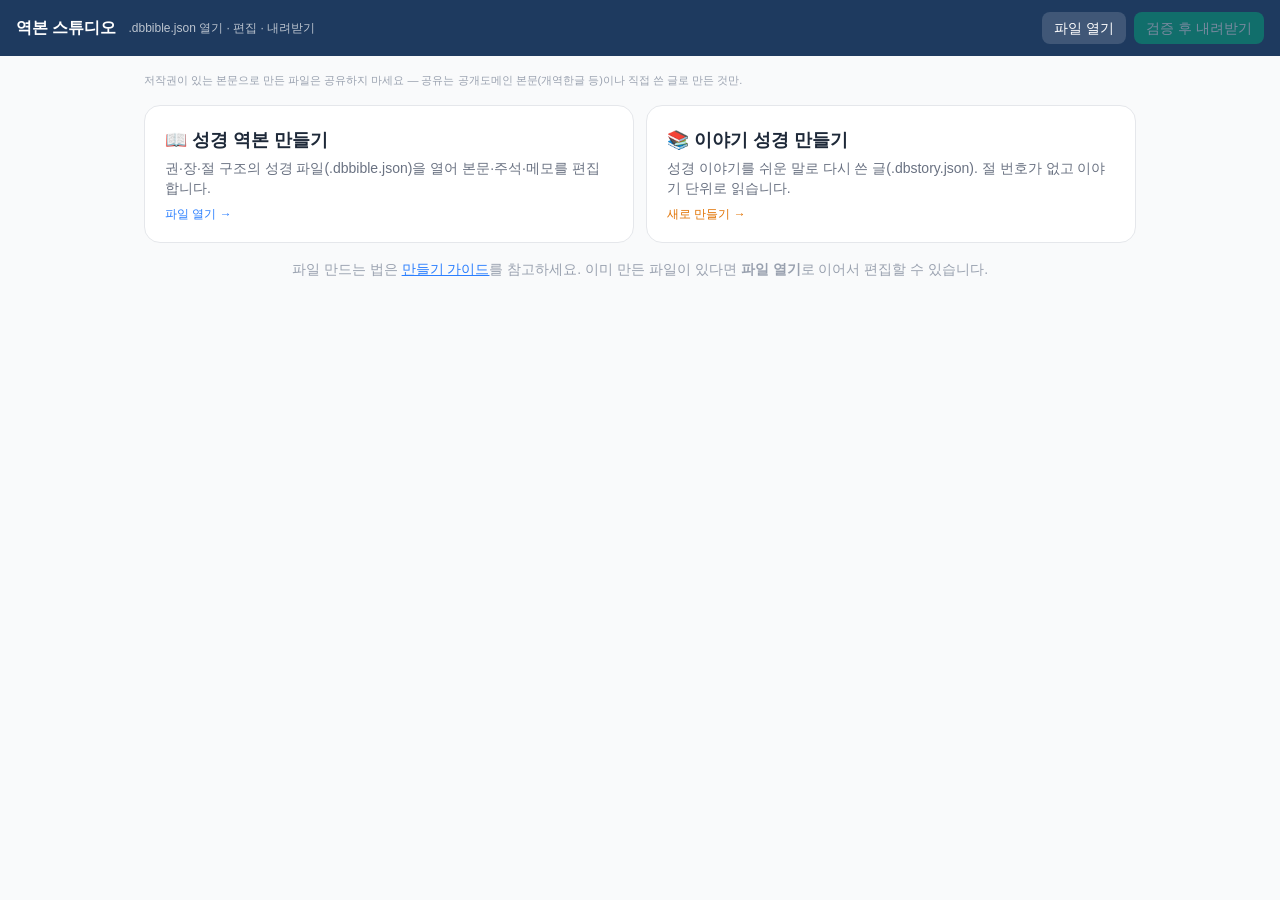
<file: studio.html>
<!doctype html>
<html lang="ko">
  <head>
    <meta charset="UTF-8" />
    <meta name="viewport" content="width=device-width, initial-scale=1.0" />
    <title>역본 스튜디오 - 데일리바이블</title>
    <meta name="description" content="성경 파일(.dbbible.json)을 열어 읽고, 본문·주석·메모를 편집해 내려받는 무료 도구." />
    <meta name="theme-color" content="#1e3a5f" />
    <meta name="robots" content="index,follow" />
    <link rel="icon" type="image/svg+xml" href="/favicon.svg" />
    <script type="module" crossorigin src="/assets/studio-Ph1XekLe.js"></script>
    <link rel="modulepreload" crossorigin href="/assets/storyPackage-DGT1CfBm.js">
    <link rel="stylesheet" crossorigin href="/assets/storyPackage-C2LwLqMb.css">
    <script type="module">import'data:text/javascript,if(!import.meta.resolve)throw Error("import.meta.resolve not supported")';import.meta.url;import("_").catch(()=>1);(async function*(){})().next();window.__vite_is_modern_browser=true</script>
    <script type="module">!function(){if(window.__vite_is_modern_browser)return;console.warn("vite: loading legacy chunks, syntax error above and the same error below should be ignored");var e=document.getElementById("vite-legacy-polyfill"),n=document.createElement("script");n.src=e.src,n.onload=function(){System.import(document.getElementById('vite-legacy-entry').getAttribute('data-src'))},document.body.appendChild(n)}();</script>
  </head>
  <body>
    <div id="root"></div>
    <script nomodule>!function(){var e=document,t=e.createElement("script");if(!("noModule"in t)&&"onbeforeload"in t){var n=!1;e.addEventListener("beforeload",(function(e){if(e.target===t)n=!0;else if(!e.target.hasAttribute("nomodule")||!n)return;e.preventDefault()}),!0),t.type="module",t.src=".",e.head.appendChild(t),t.remove()}}();</script>
    <script nomodule crossorigin id="vite-legacy-polyfill" src="/assets/polyfills-legacy-Dh37B74W.js"></script>
    <script nomodule crossorigin id="vite-legacy-entry" data-src="/assets/studio-legacy-DJ3s1qlE.js">System.import(document.getElementById('vite-legacy-entry').getAttribute('data-src'))</script>
  </body>
</html>
</file>
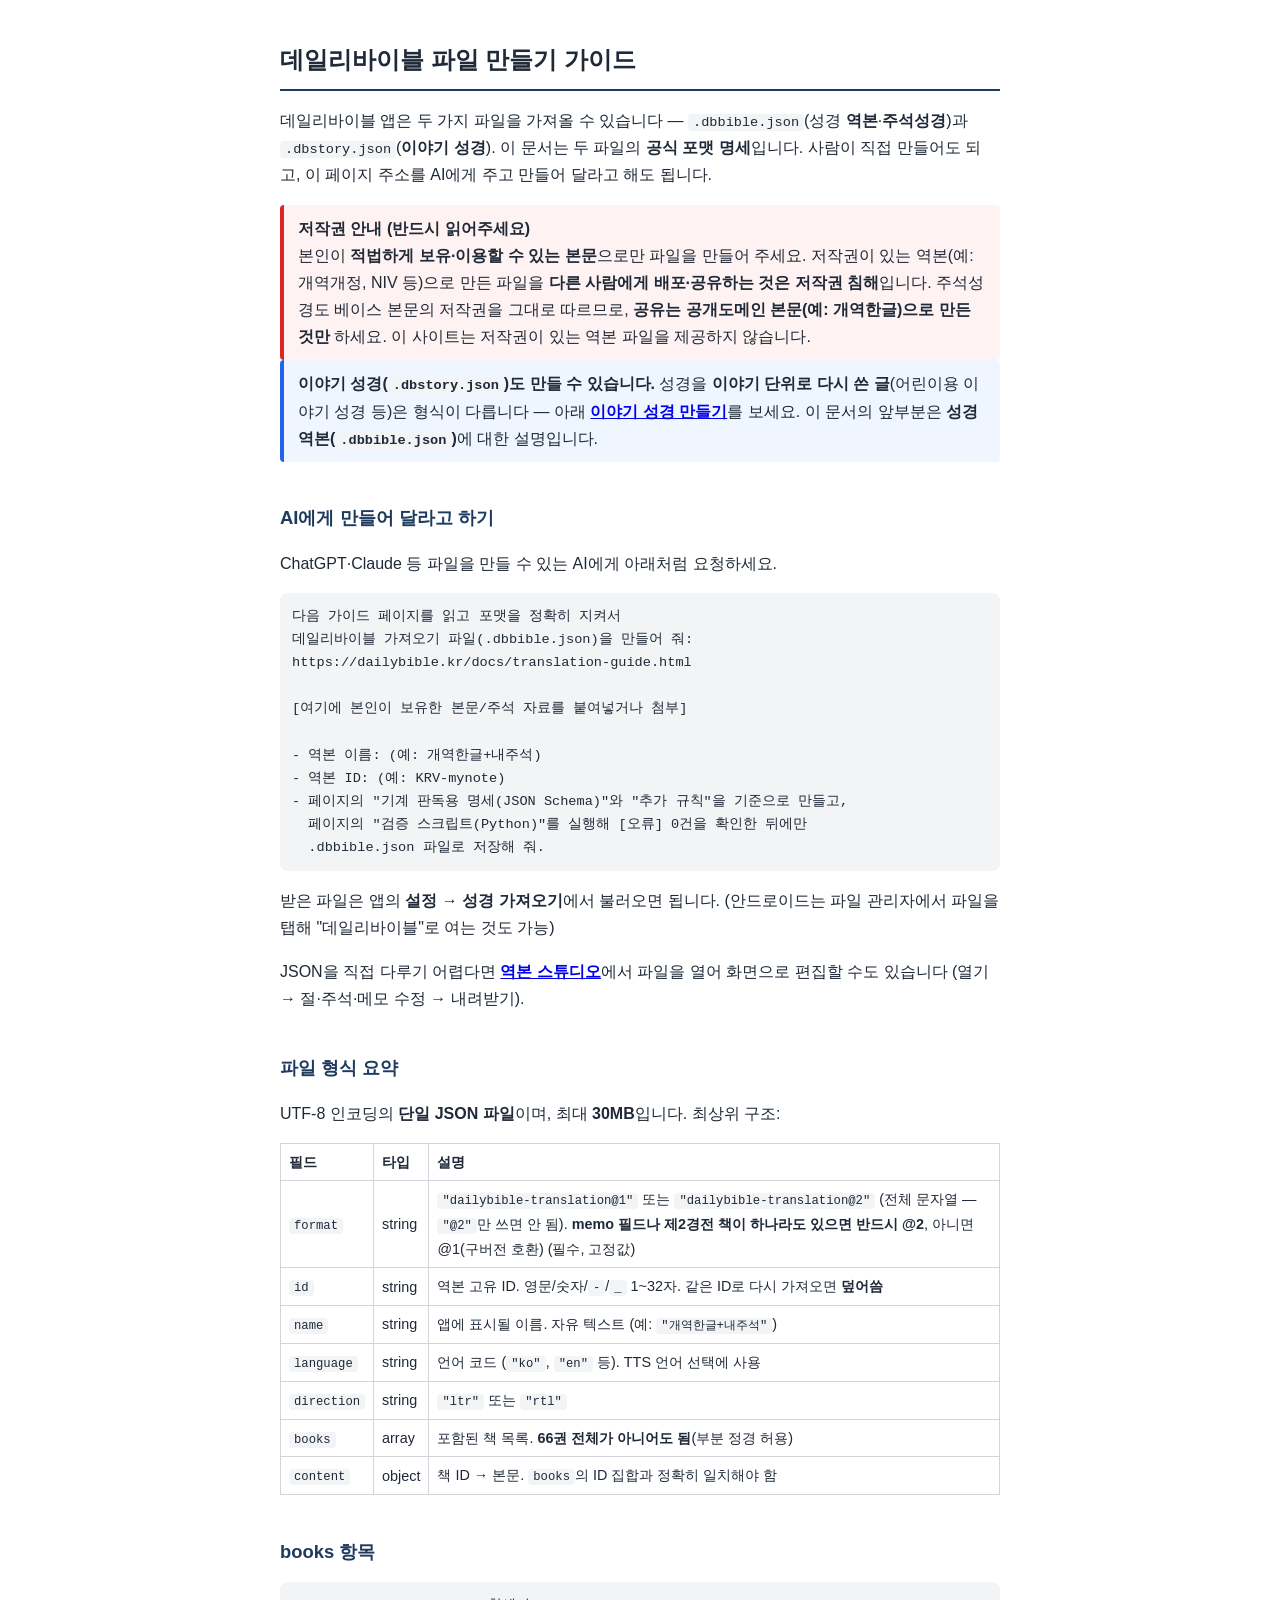
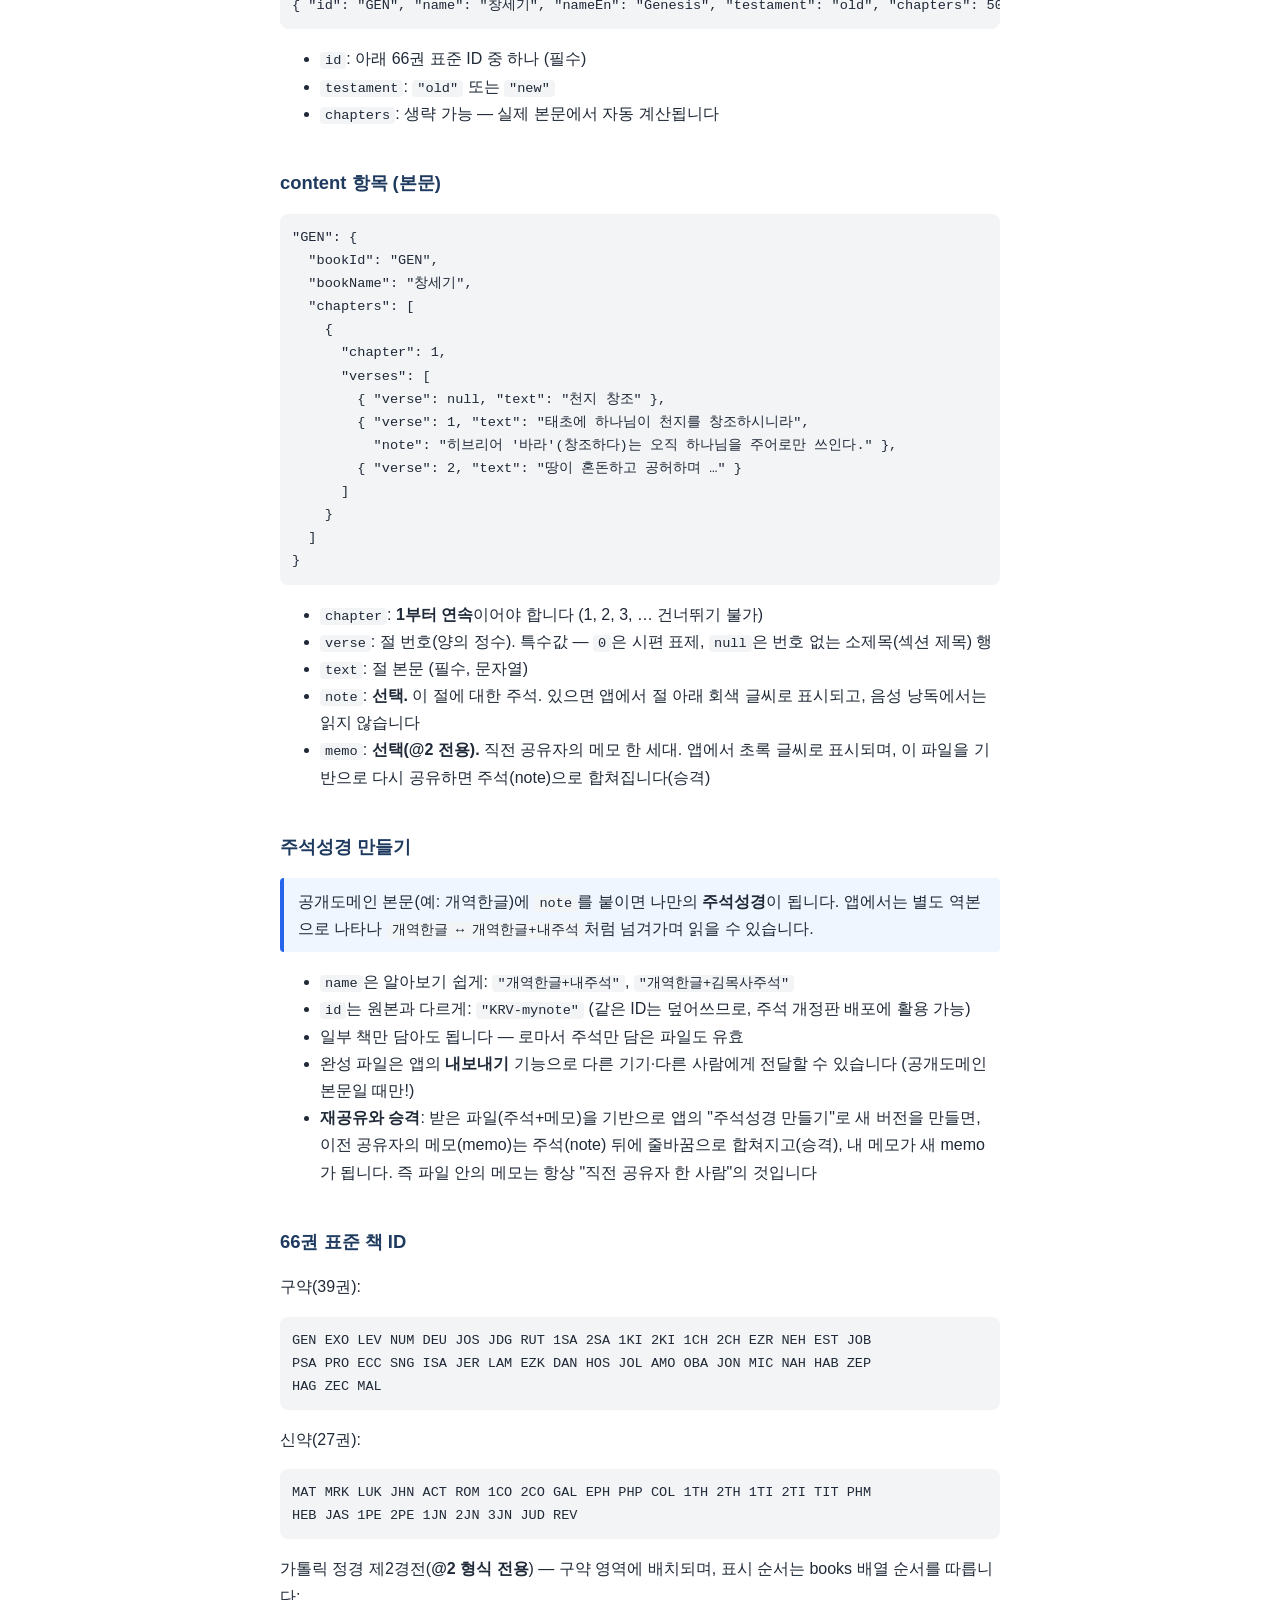
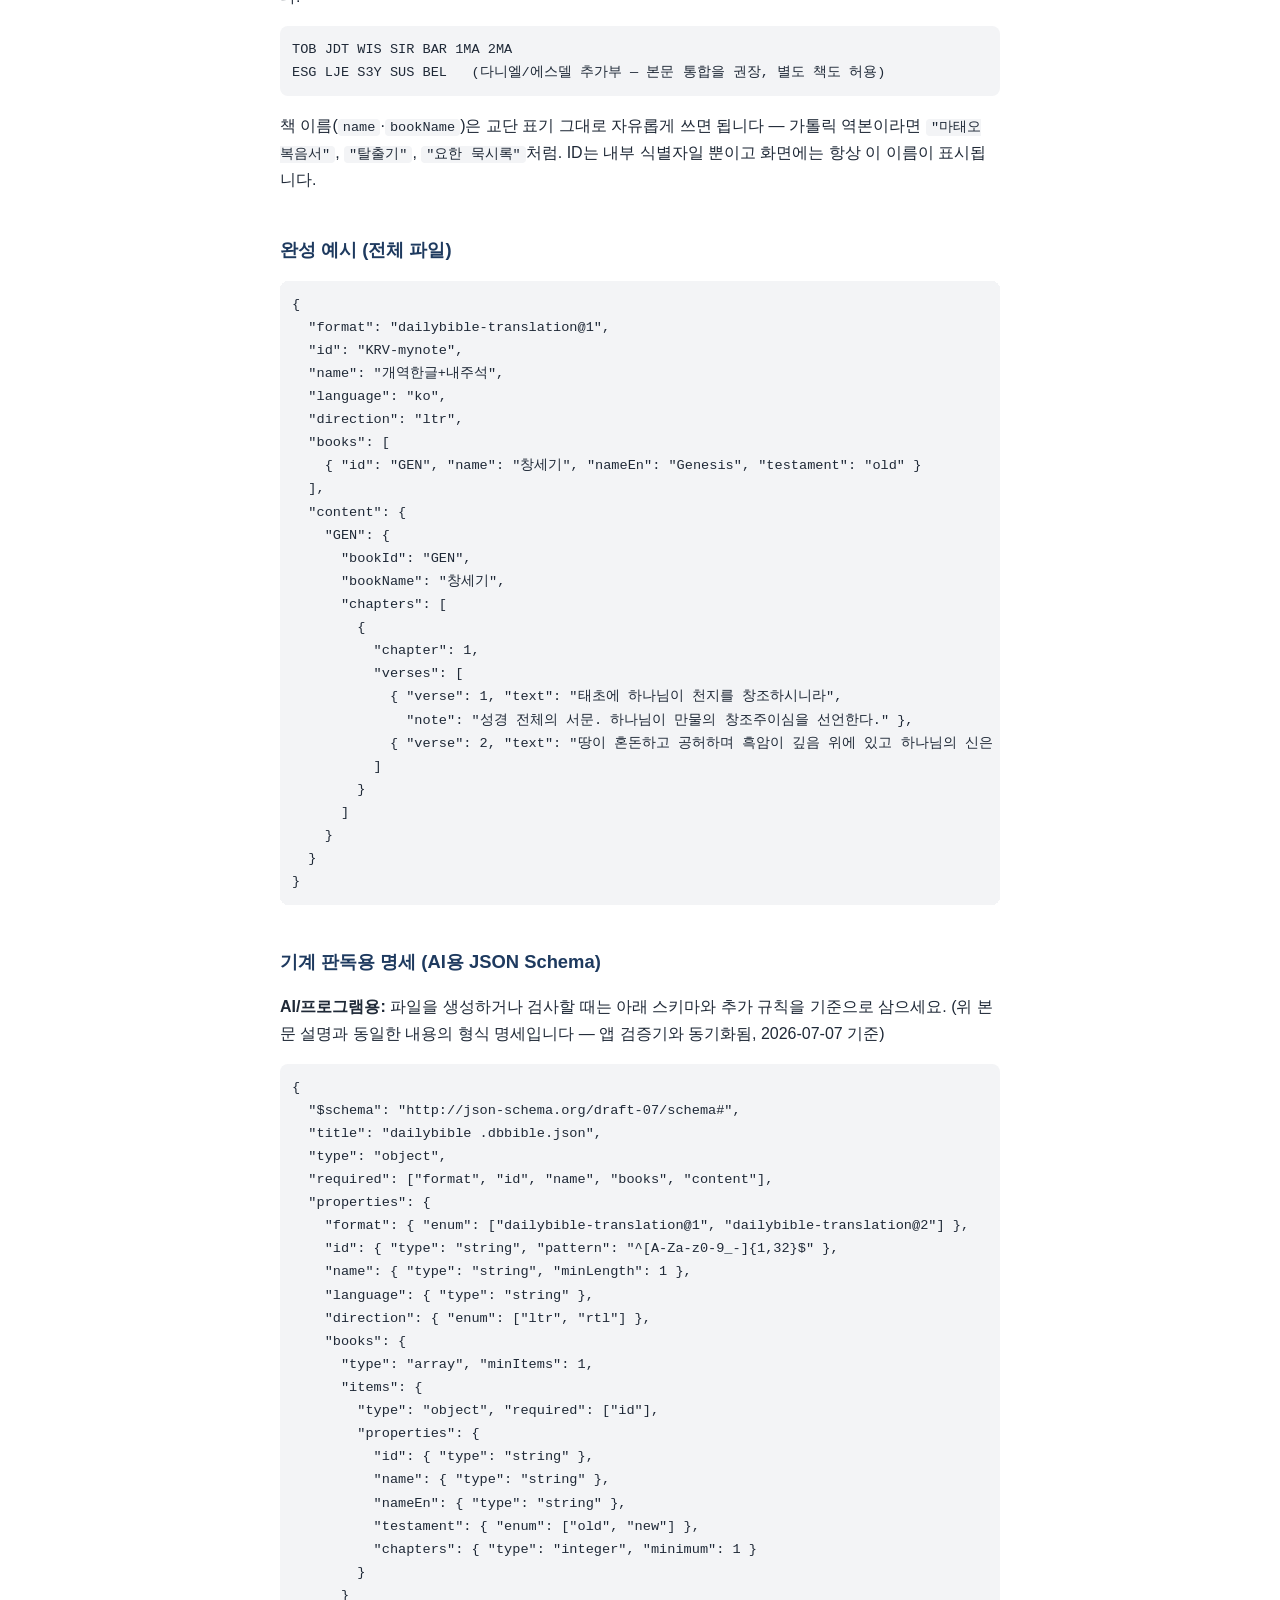
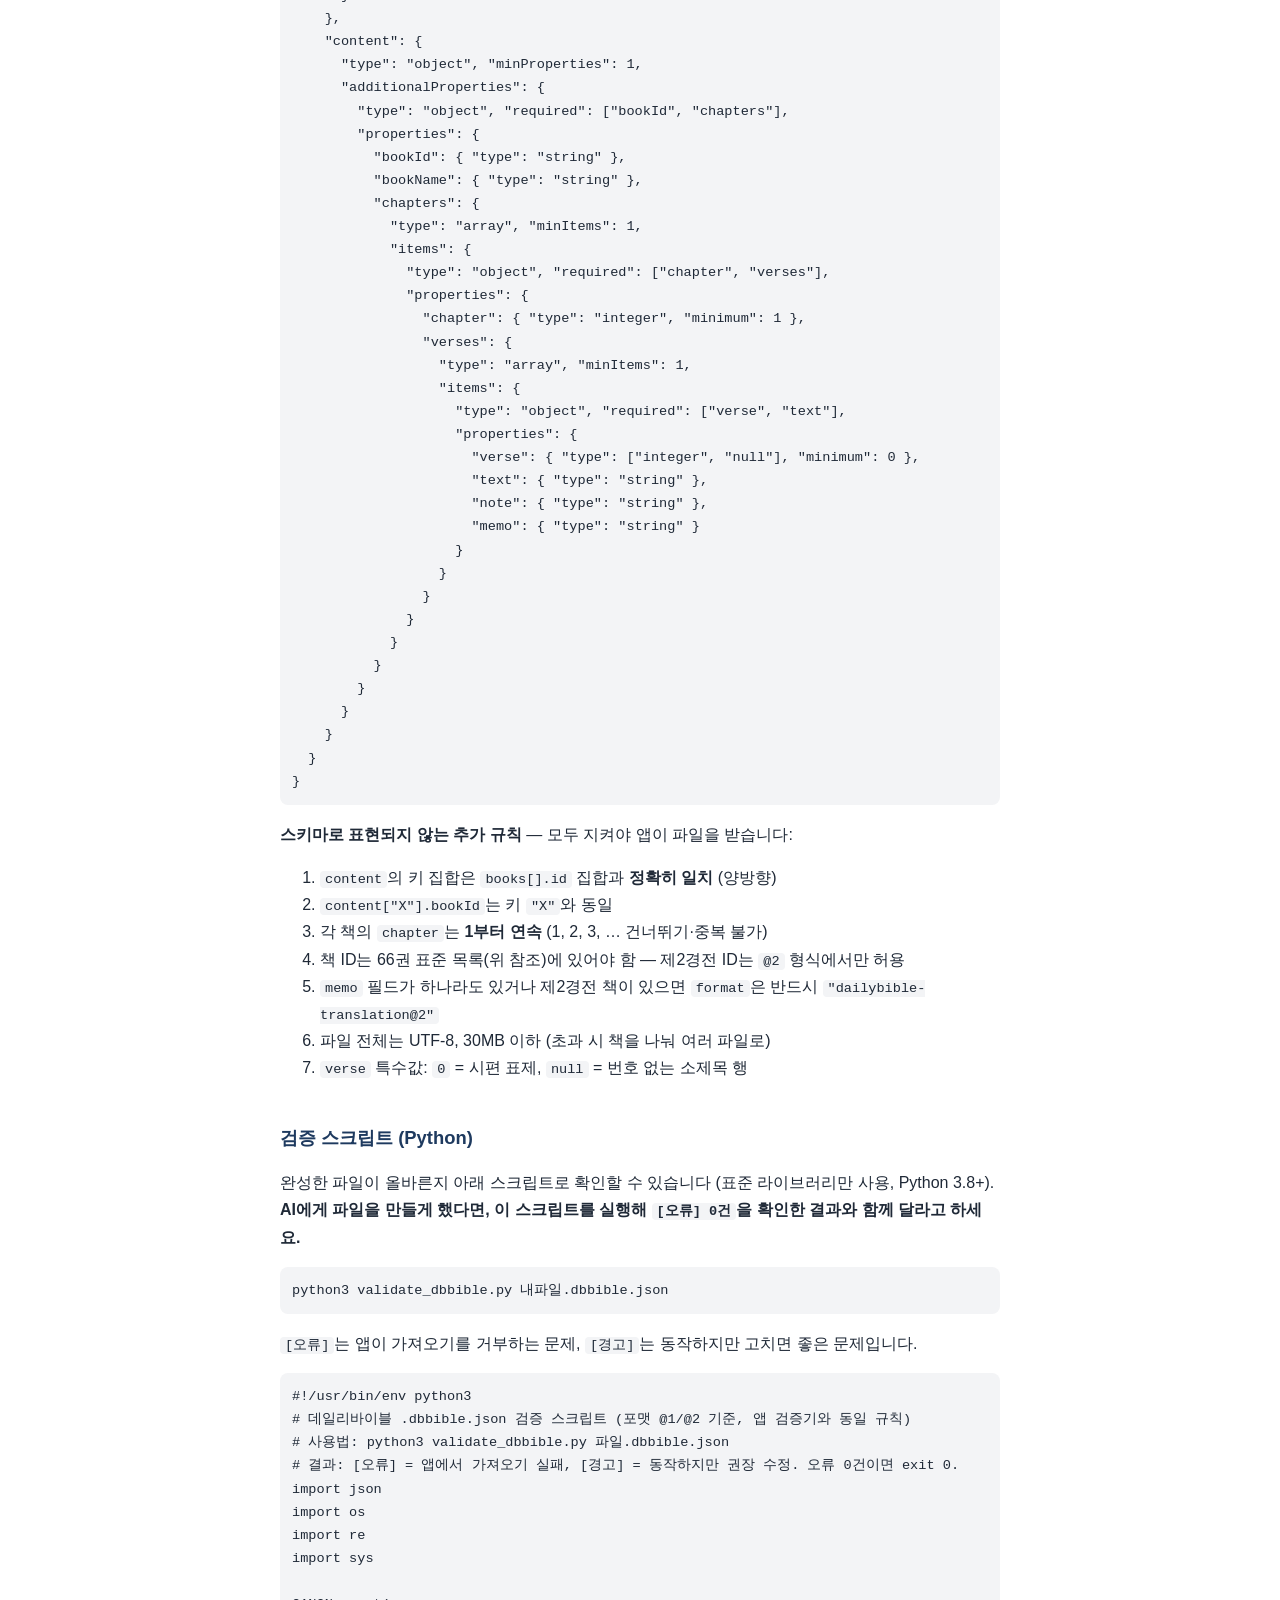
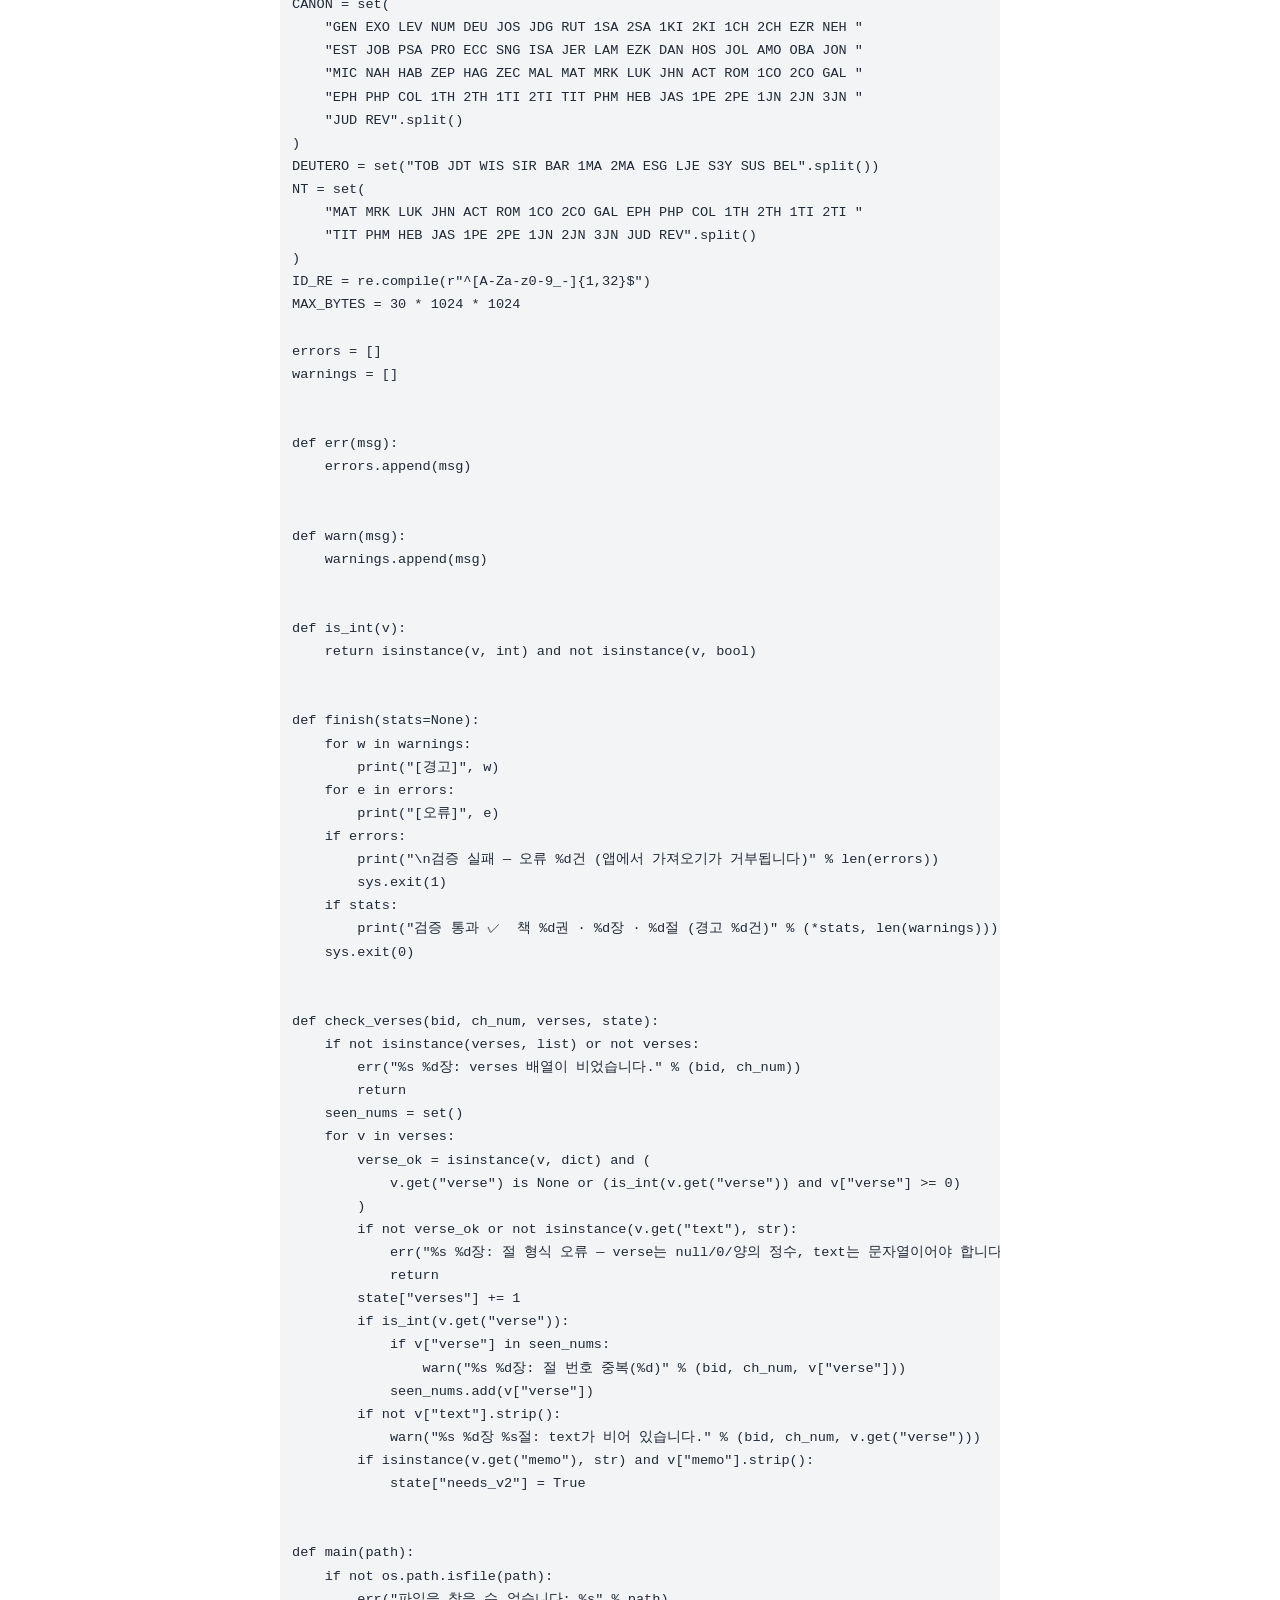
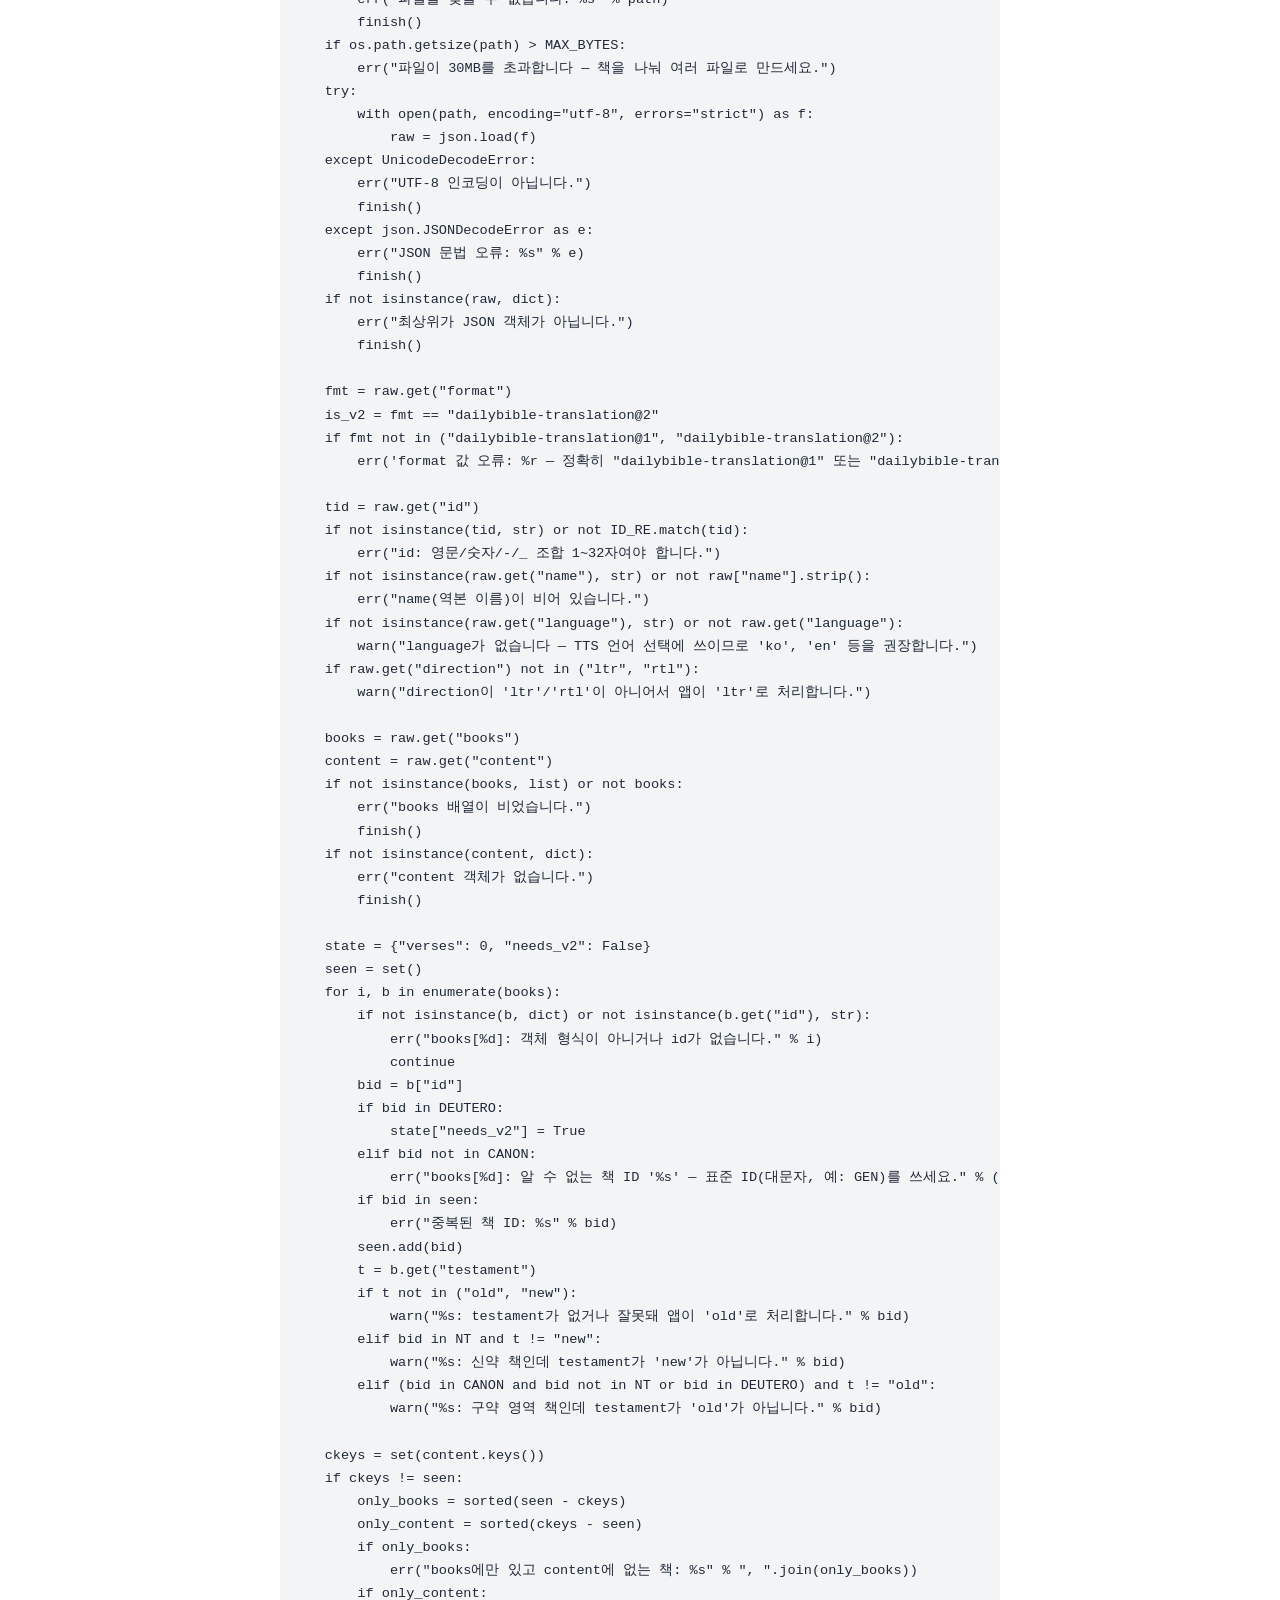
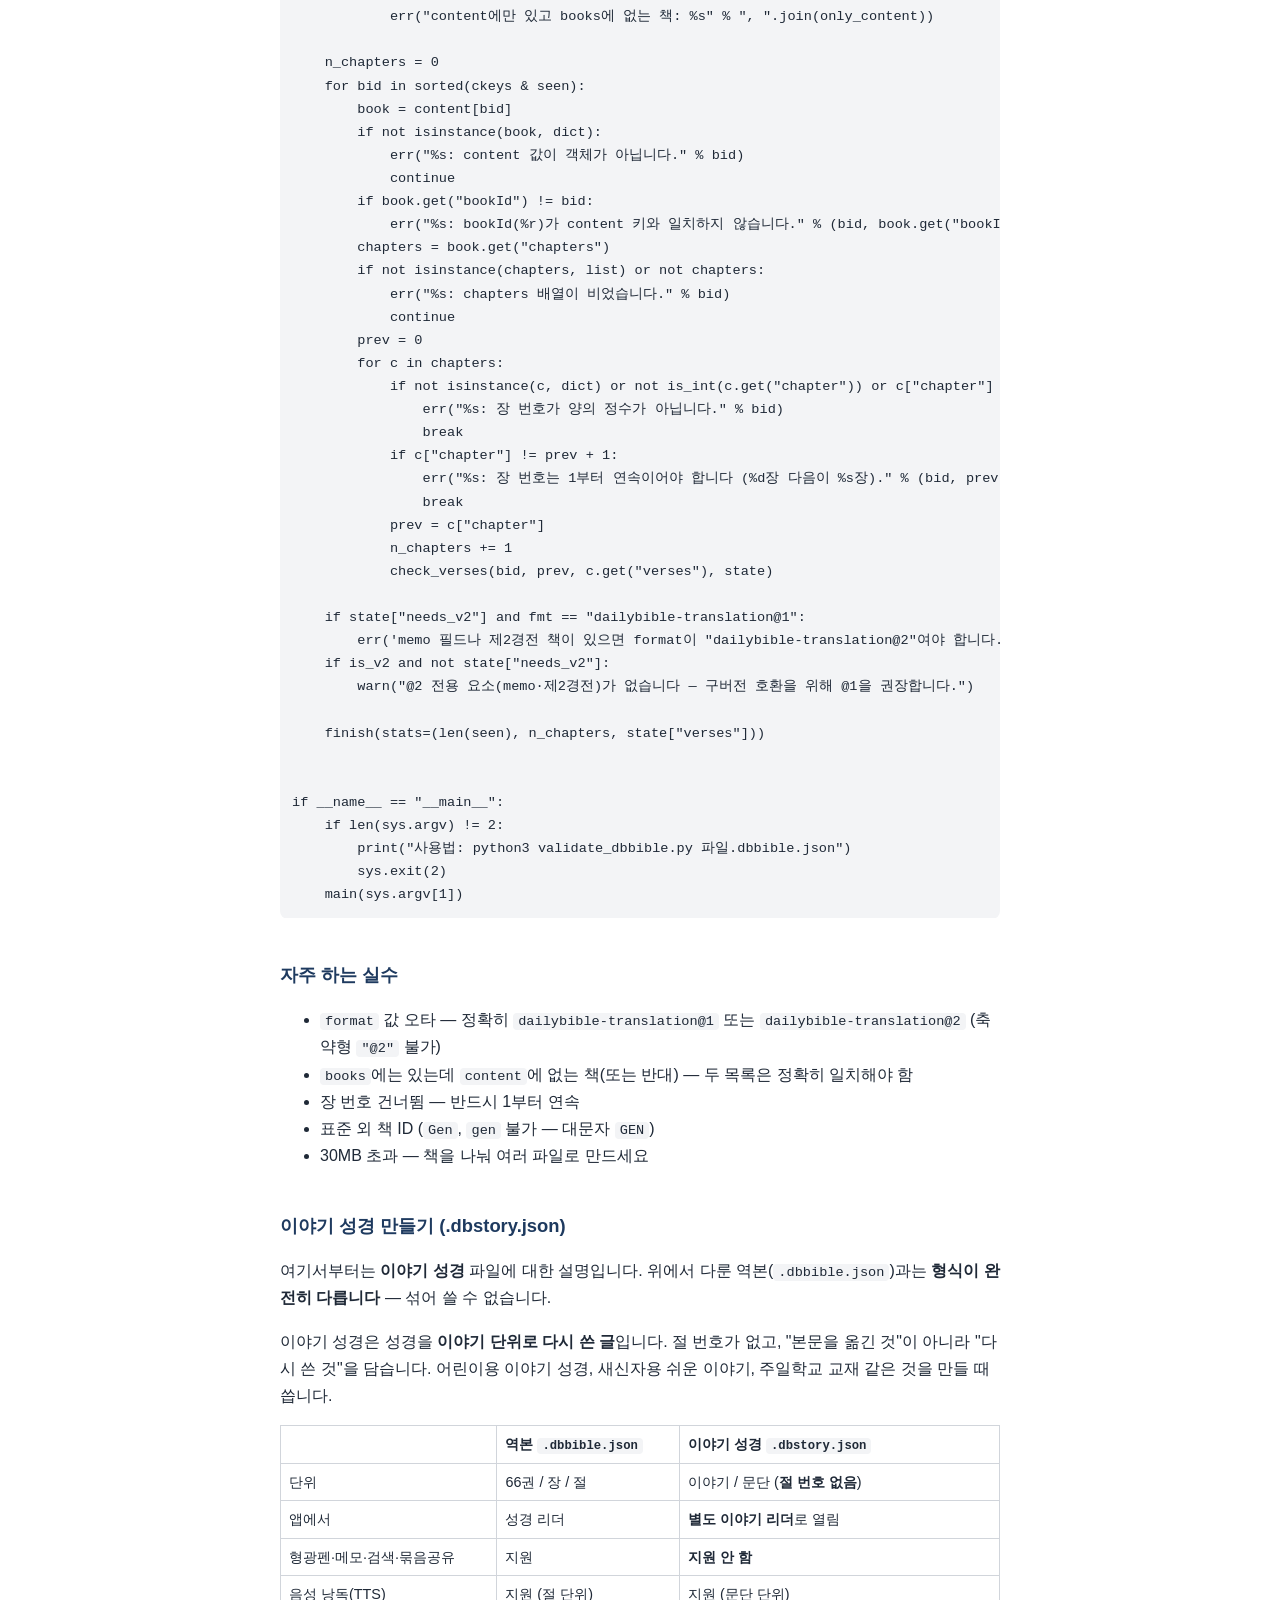
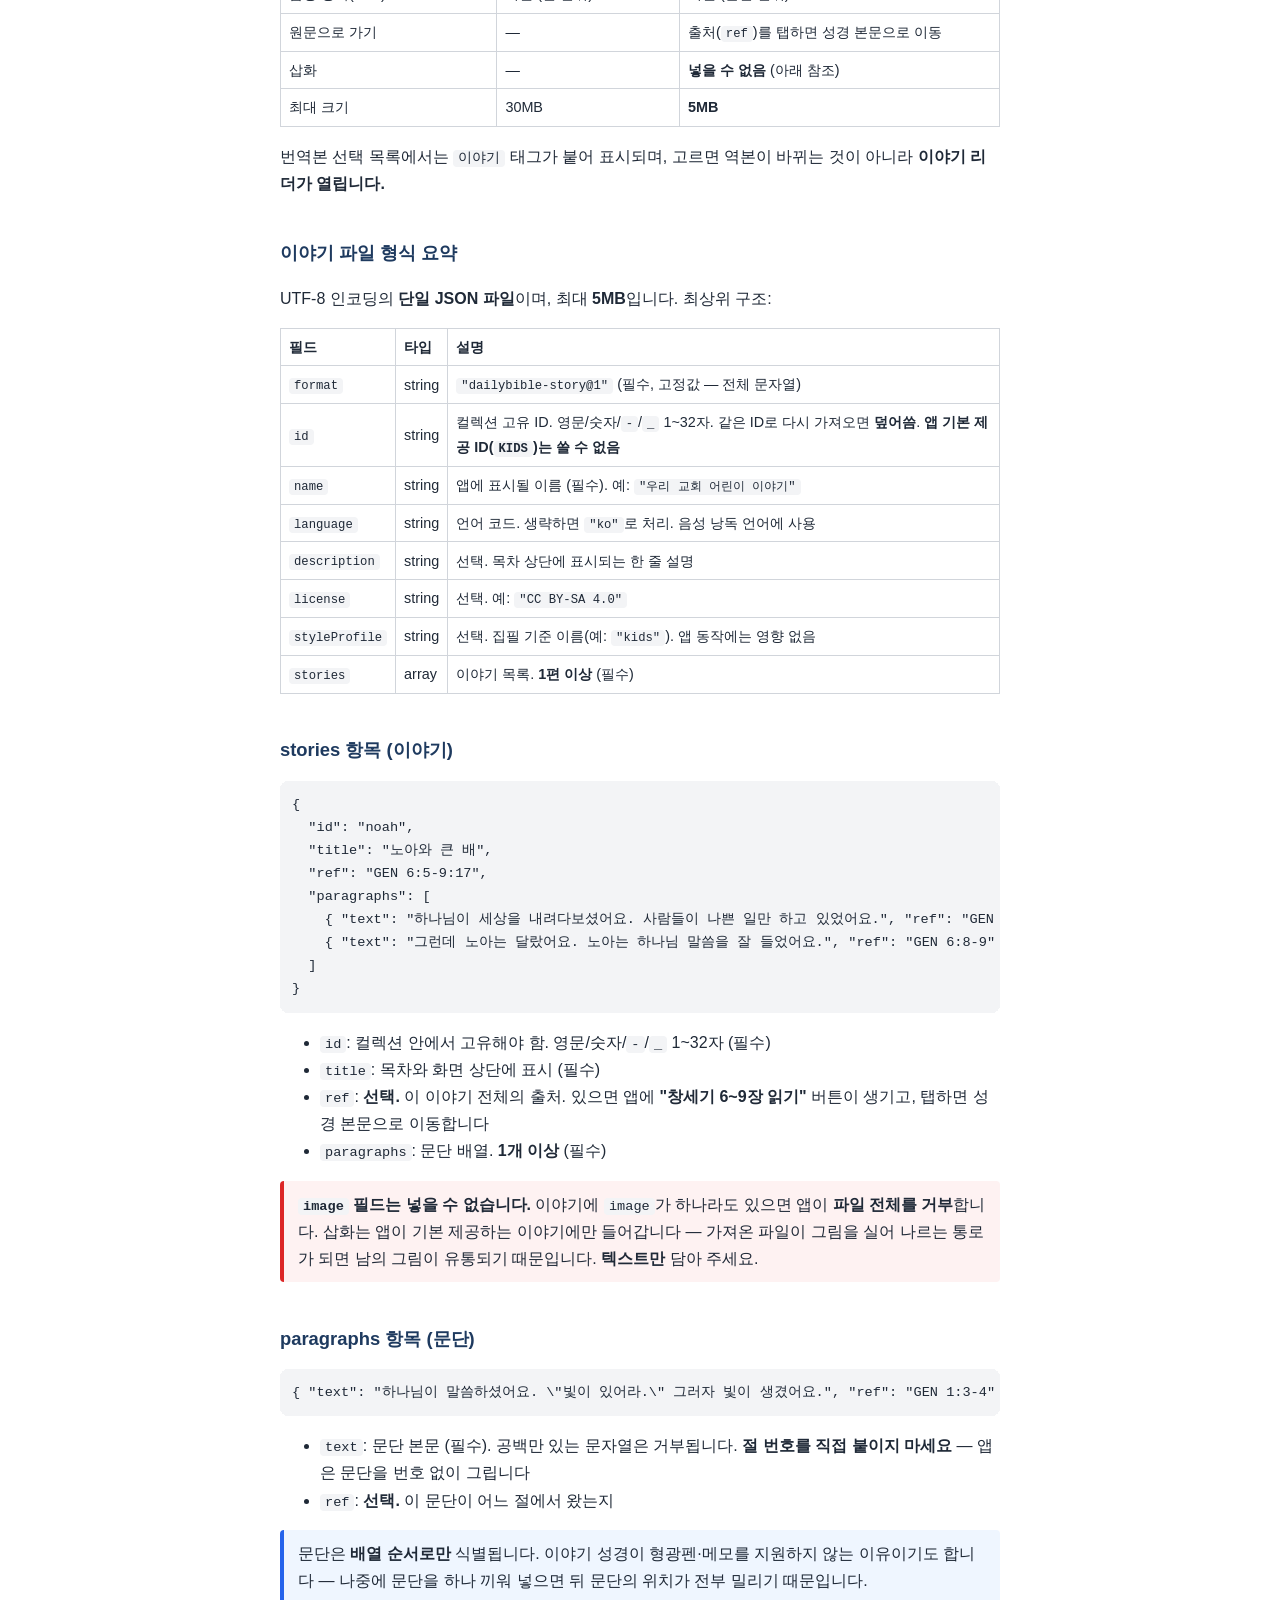
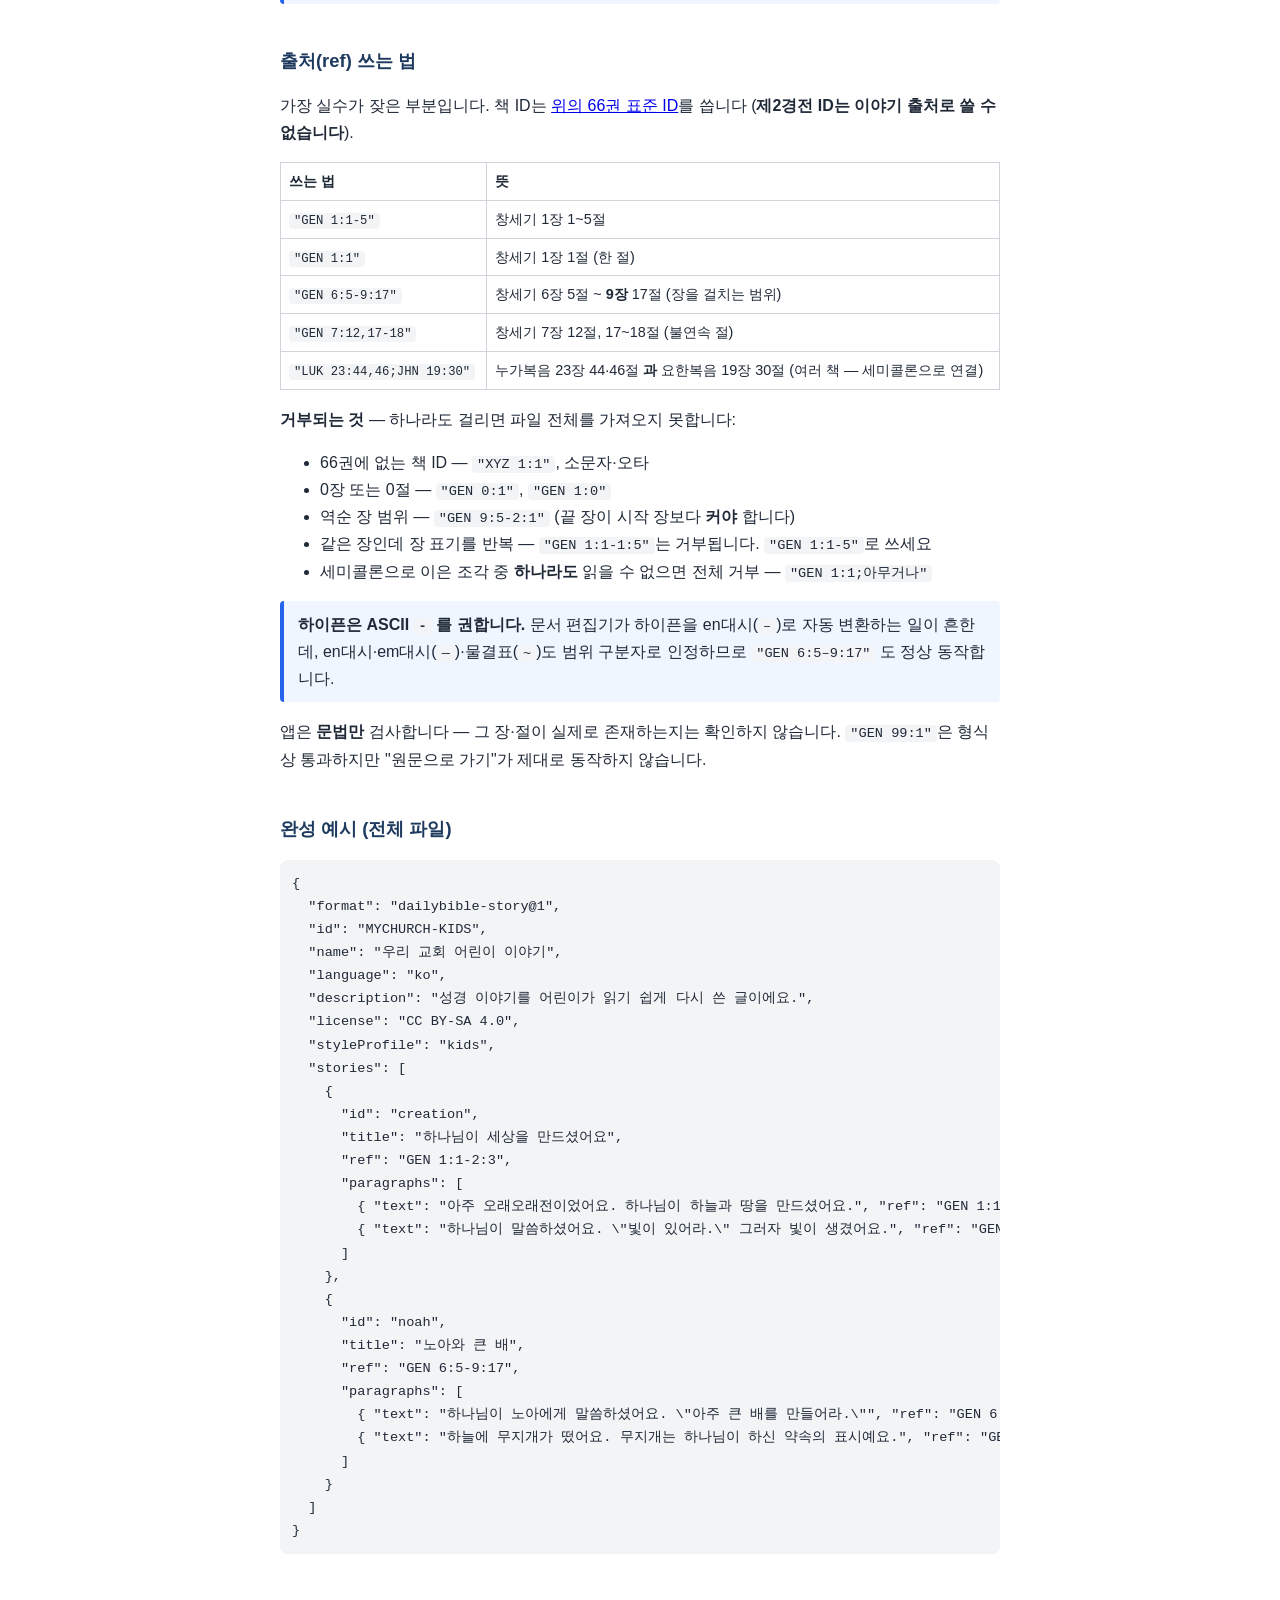
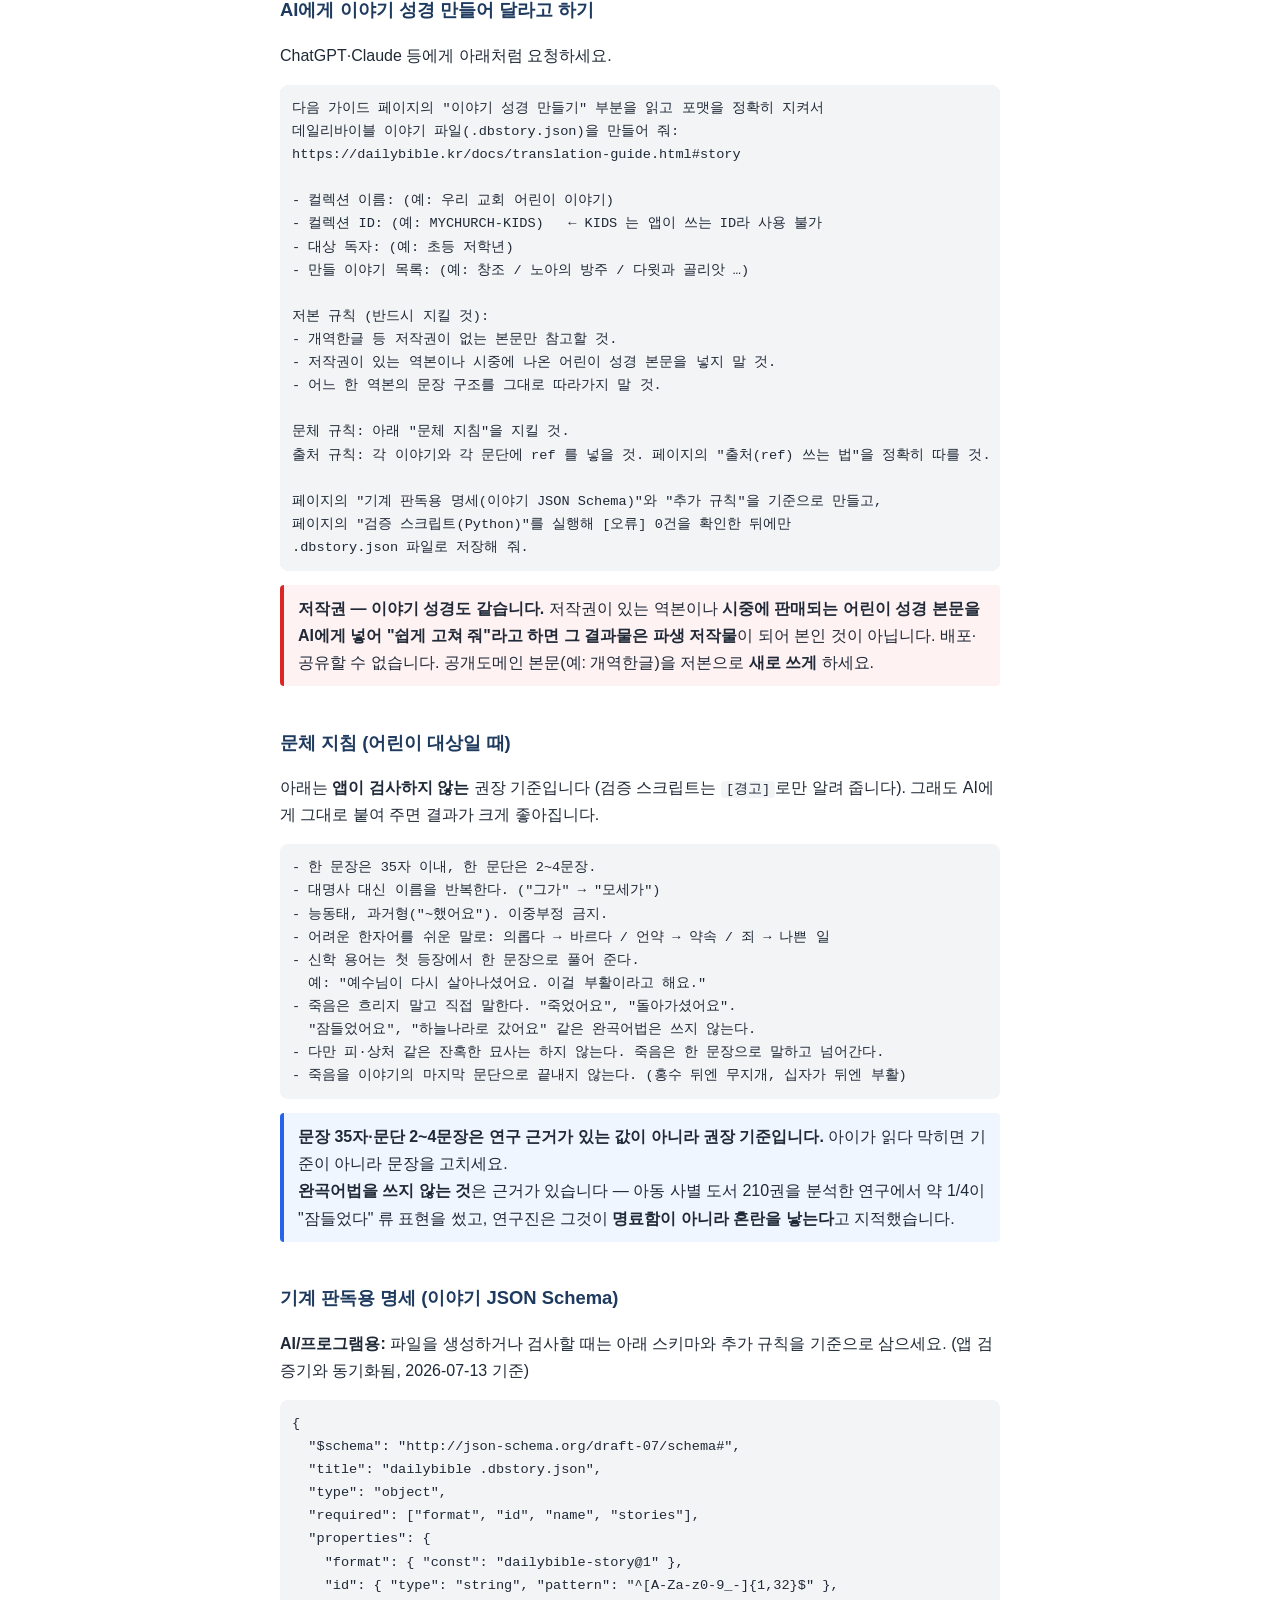
<file: docs/translation-guide.html>
<!doctype html>
<html lang="ko">
<head>
<meta charset="utf-8">
<meta name="viewport" content="width=device-width, initial-scale=1">
<title>데일리바이블 파일 만들기 가이드 (.dbbible.json / .dbstory.json)</title>
<meta name="description" content="데일리바이블 앱에서 가져올 수 있는 성경 역본 파일(.dbbible.json)과 이야기 성경 파일(.dbstory.json)의 공식 포맷 명세. 이 페이지를 AI에게 주면 역본·주석성경·이야기 성경 파일을 만들 수 있습니다.">
<style>
  :root { color-scheme: light dark; }
  body { font-family: -apple-system, "Apple SD Gothic Neo", "Noto Sans KR", sans-serif;
         max-width: 720px; margin: 0 auto; padding: 24px 16px 64px; line-height: 1.7;
         color: #1f2937; background: #ffffff; }
  h1 { font-size: 1.5rem; border-bottom: 2px solid #1e3a5f; padding-bottom: 8px; }
  h2 { font-size: 1.15rem; margin-top: 2.2em; color: #1e3a5f; }
  code, pre { font-family: ui-monospace, SFMono-Regular, Menlo, monospace; font-size: 0.85em; }
  pre { background: #f3f4f6; padding: 12px; border-radius: 8px; overflow-x: auto; }
  code { background: #f3f4f6; padding: 1px 5px; border-radius: 4px; }
  table { border-collapse: collapse; width: 100%; font-size: 0.9em; }
  th, td { border: 1px solid #d1d5db; padding: 6px 8px; text-align: left; }
  .warn { background: #fef2f2; border-left: 4px solid #dc2626; padding: 10px 14px; border-radius: 4px; }
  .tip  { background: #eff6ff; border-left: 4px solid #2563eb; padding: 10px 14px; border-radius: 4px; }
  @media (prefers-color-scheme: dark) {
    body { color: #e5e7eb; background: #111827; }
    h2 { color: #93c5fd; }
    pre, code { background: #1f2937; }
    th, td { border-color: #374151; }
    .warn { background: #3f1d1d; }
    .tip { background: #172554; }
  }
</style>
</head>
<body>

<h1>데일리바이블 파일 만들기 가이드</h1>
<p>데일리바이블 앱은 두 가지 파일을 가져올 수 있습니다 —
<code>.dbbible.json</code>(성경 <strong>역본</strong>·<strong>주석성경</strong>)과
<code>.dbstory.json</code>(<strong>이야기 성경</strong>).
이 문서는 두 파일의 <strong>공식 포맷 명세</strong>입니다. 사람이 직접 만들어도 되고,
이 페이지 주소를 AI에게 주고 만들어 달라고 해도 됩니다.</p>

<div class="warn">
<strong>저작권 안내 (반드시 읽어주세요)</strong><br>
본인이 <strong>적법하게 보유·이용할 수 있는 본문</strong>으로만 파일을 만들어 주세요.
저작권이 있는 역본(예: 개역개정, NIV 등)으로 만든 파일을 <strong>다른 사람에게 배포·공유하는 것은 저작권 침해</strong>입니다.
주석성경도 베이스 본문의 저작권을 그대로 따르므로, <strong>공유는 공개도메인 본문(예: 개역한글)으로 만든 것만</strong> 하세요.
이 사이트는 저작권이 있는 역본 파일을 제공하지 않습니다.
</div>

<div class="tip">
<strong>이야기 성경(<code>.dbstory.json</code>)도 만들 수 있습니다.</strong>
성경을 <strong>이야기 단위로 다시 쓴 글</strong>(어린이용 이야기 성경 등)은 형식이 다릅니다 —
아래 <a href="#story"><strong>이야기 성경 만들기</strong></a>를 보세요.
이 문서의 앞부분은 <strong>성경 역본(<code>.dbbible.json</code>)</strong>에 대한 설명입니다.
</div>

<h2>AI에게 만들어 달라고 하기</h2>
<p>ChatGPT·Claude 등 파일을 만들 수 있는 AI에게 아래처럼 요청하세요.</p>
<pre>다음 가이드 페이지를 읽고 포맷을 정확히 지켜서
데일리바이블 가져오기 파일(.dbbible.json)을 만들어 줘:
https://dailybible.kr/docs/translation-guide.html

[여기에 본인이 보유한 본문/주석 자료를 붙여넣거나 첨부]

- 역본 이름: (예: 개역한글+내주석)
- 역본 ID: (예: KRV-mynote)
- 페이지의 "기계 판독용 명세(JSON Schema)"와 "추가 규칙"을 기준으로 만들고,
  페이지의 "검증 스크립트(Python)"를 실행해 [오류] 0건을 확인한 뒤에만
  .dbbible.json 파일로 저장해 줘.</pre>
<p>받은 파일은 앱의 <strong>설정 → 성경 가져오기</strong>에서 불러오면 됩니다.
(안드로이드는 파일 관리자에서 파일을 탭해 "데일리바이블"로 여는 것도 가능)</p>
<p>JSON을 직접 다루기 어렵다면 <a href="/studio.html"><strong>역본 스튜디오</strong></a>에서
파일을 열어 화면으로 편집할 수도 있습니다 (열기 → 절·주석·메모 수정 → 내려받기).</p>

<h2>파일 형식 요약</h2>
<p>UTF-8 인코딩의 <strong>단일 JSON 파일</strong>이며, 최대 <strong>30MB</strong>입니다. 최상위 구조:</p>
<table>
<tr><th>필드</th><th>타입</th><th>설명</th></tr>
<tr><td><code>format</code></td><td>string</td><td><code>"dailybible-translation@1"</code> 또는 <code>"dailybible-translation@2"</code> (전체 문자열 — <code>"@2"</code>만 쓰면 안 됨). <strong>memo 필드나 제2경전 책이 하나라도 있으면 반드시 @2</strong>, 아니면 @1(구버전 호환) (필수, 고정값)</td></tr>
<tr><td><code>id</code></td><td>string</td><td>역본 고유 ID. 영문/숫자/<code>-</code>/<code>_</code> 1~32자. 같은 ID로 다시 가져오면 <strong>덮어씀</strong></td></tr>
<tr><td><code>name</code></td><td>string</td><td>앱에 표시될 이름. 자유 텍스트 (예: <code>"개역한글+내주석"</code>)</td></tr>
<tr><td><code>language</code></td><td>string</td><td>언어 코드 (<code>"ko"</code>, <code>"en"</code> 등). TTS 언어 선택에 사용</td></tr>
<tr><td><code>direction</code></td><td>string</td><td><code>"ltr"</code> 또는 <code>"rtl"</code></td></tr>
<tr><td><code>books</code></td><td>array</td><td>포함된 책 목록. <strong>66권 전체가 아니어도 됨</strong>(부분 정경 허용)</td></tr>
<tr><td><code>content</code></td><td>object</td><td>책 ID → 본문. <code>books</code>의 ID 집합과 정확히 일치해야 함</td></tr>
</table>

<h2>books 항목</h2>
<pre>{ "id": "GEN", "name": "창세기", "nameEn": "Genesis", "testament": "old", "chapters": 50 }</pre>
<ul>
<li><code>id</code>: 아래 66권 표준 ID 중 하나 (필수)</li>
<li><code>testament</code>: <code>"old"</code> 또는 <code>"new"</code></li>
<li><code>chapters</code>: 생략 가능 — 실제 본문에서 자동 계산됩니다</li>
</ul>

<h2>content 항목 (본문)</h2>
<pre>"GEN": {
  "bookId": "GEN",
  "bookName": "창세기",
  "chapters": [
    {
      "chapter": 1,
      "verses": [
        { "verse": null, "text": "천지 창조" },
        { "verse": 1, "text": "태초에 하나님이 천지를 창조하시니라",
          "note": "히브리어 '바라'(창조하다)는 오직 하나님을 주어로만 쓰인다." },
        { "verse": 2, "text": "땅이 혼돈하고 공허하며 …" }
      ]
    }
  ]
}</pre>
<ul>
<li><code>chapter</code>: <strong>1부터 연속</strong>이어야 합니다 (1, 2, 3, … 건너뛰기 불가)</li>
<li><code>verse</code>: 절 번호(양의 정수). 특수값 — <code>0</code>은 시편 표제, <code>null</code>은 번호 없는 소제목(섹션 제목) 행</li>
<li><code>text</code>: 절 본문 (필수, 문자열)</li>
<li><code>note</code>: <strong>선택.</strong> 이 절에 대한 주석. 있으면 앱에서 절 아래 회색 글씨로 표시되고, 음성 낭독에서는 읽지 않습니다</li>
<li><code>memo</code>: <strong>선택(@2 전용).</strong> 직전 공유자의 메모 한 세대. 앱에서 초록 글씨로 표시되며, 이 파일을 기반으로 다시 공유하면 주석(note)으로 합쳐집니다(승격)</li>
</ul>

<h2>주석성경 만들기</h2>
<div class="tip">
공개도메인 본문(예: 개역한글)에 <code>note</code>를 붙이면 나만의 <strong>주석성경</strong>이 됩니다.
앱에서는 별도 역본으로 나타나 <code>개역한글 ↔ 개역한글+내주석</code>처럼 넘겨가며 읽을 수 있습니다.
</div>
<ul>
<li><code>name</code>은 알아보기 쉽게: <code>"개역한글+내주석"</code>, <code>"개역한글+김목사주석"</code></li>
<li><code>id</code>는 원본과 다르게: <code>"KRV-mynote"</code> (같은 ID는 덮어쓰므로, 주석 개정판 배포에 활용 가능)</li>
<li>일부 책만 담아도 됩니다 — 로마서 주석만 담은 파일도 유효</li>
<li>완성 파일은 앱의 <strong>내보내기</strong> 기능으로 다른 기기·다른 사람에게 전달할 수 있습니다 (공개도메인 본문일 때만!)</li>
<li><strong>재공유와 승격</strong>: 받은 파일(주석+메모)을 기반으로 앱의 "주석성경 만들기"로 새 버전을 만들면, 이전 공유자의 메모(memo)는 주석(note) 뒤에 줄바꿈으로 합쳐지고(승격), 내 메모가 새 memo가 됩니다. 즉 파일 안의 메모는 항상 "직전 공유자 한 사람"의 것입니다</li>
</ul>

<h2 id="canon">66권 표준 책 ID</h2>
<p>구약(39권):</p>
<pre>GEN EXO LEV NUM DEU JOS JDG RUT 1SA 2SA 1KI 2KI 1CH 2CH EZR NEH EST JOB
PSA PRO ECC SNG ISA JER LAM EZK DAN HOS JOL AMO OBA JON MIC NAH HAB ZEP
HAG ZEC MAL</pre>
<p>신약(27권):</p>
<pre>MAT MRK LUK JHN ACT ROM 1CO 2CO GAL EPH PHP COL 1TH 2TH 1TI 2TI TIT PHM
HEB JAS 1PE 2PE 1JN 2JN 3JN JUD REV</pre>

<p>가톨릭 정경 제2경전(<strong>@2 형식 전용</strong>) — 구약 영역에 배치되며, 표시 순서는 books 배열 순서를 따릅니다:</p>
<pre>TOB JDT WIS SIR BAR 1MA 2MA
ESG LJE S3Y SUS BEL   (다니엘/에스델 추가부 — 본문 통합을 권장, 별도 책도 허용)</pre>
<p>책 이름(<code>name</code>·<code>bookName</code>)은 교단 표기 그대로 자유롭게 쓰면 됩니다 —
가톨릭 역본이라면 <code>"마태오 복음서"</code>, <code>"탈출기"</code>, <code>"요한 묵시록"</code>처럼.
ID는 내부 식별자일 뿐이고 화면에는 항상 이 이름이 표시됩니다.</p>

<h2>완성 예시 (전체 파일)</h2>
<pre>{
  "format": "dailybible-translation@1",
  "id": "KRV-mynote",
  "name": "개역한글+내주석",
  "language": "ko",
  "direction": "ltr",
  "books": [
    { "id": "GEN", "name": "창세기", "nameEn": "Genesis", "testament": "old" }
  ],
  "content": {
    "GEN": {
      "bookId": "GEN",
      "bookName": "창세기",
      "chapters": [
        {
          "chapter": 1,
          "verses": [
            { "verse": 1, "text": "태초에 하나님이 천지를 창조하시니라",
              "note": "성경 전체의 서문. 하나님이 만물의 창조주이심을 선언한다." },
            { "verse": 2, "text": "땅이 혼돈하고 공허하며 흑암이 깊음 위에 있고 하나님의 신은 수면에 운행하시니라" }
          ]
        }
      ]
    }
  }
}</pre>

<h2 id="machine-spec">기계 판독용 명세 (AI용 JSON Schema)</h2>
<p><strong>AI/프로그램용:</strong> 파일을 생성하거나 검사할 때는 아래 스키마와 추가 규칙을 기준으로 삼으세요.
(위 본문 설명과 동일한 내용의 형식 명세입니다 — 앱 검증기와 동기화됨, 2026-07-07 기준)</p>
<pre>{
  "$schema": "http://json-schema.org/draft-07/schema#",
  "title": "dailybible .dbbible.json",
  "type": "object",
  "required": ["format", "id", "name", "books", "content"],
  "properties": {
    "format": { "enum": ["dailybible-translation@1", "dailybible-translation@2"] },
    "id": { "type": "string", "pattern": "^[A-Za-z0-9_-]{1,32}$" },
    "name": { "type": "string", "minLength": 1 },
    "language": { "type": "string" },
    "direction": { "enum": ["ltr", "rtl"] },
    "books": {
      "type": "array", "minItems": 1,
      "items": {
        "type": "object", "required": ["id"],
        "properties": {
          "id": { "type": "string" },
          "name": { "type": "string" },
          "nameEn": { "type": "string" },
          "testament": { "enum": ["old", "new"] },
          "chapters": { "type": "integer", "minimum": 1 }
        }
      }
    },
    "content": {
      "type": "object", "minProperties": 1,
      "additionalProperties": {
        "type": "object", "required": ["bookId", "chapters"],
        "properties": {
          "bookId": { "type": "string" },
          "bookName": { "type": "string" },
          "chapters": {
            "type": "array", "minItems": 1,
            "items": {
              "type": "object", "required": ["chapter", "verses"],
              "properties": {
                "chapter": { "type": "integer", "minimum": 1 },
                "verses": {
                  "type": "array", "minItems": 1,
                  "items": {
                    "type": "object", "required": ["verse", "text"],
                    "properties": {
                      "verse": { "type": ["integer", "null"], "minimum": 0 },
                      "text": { "type": "string" },
                      "note": { "type": "string" },
                      "memo": { "type": "string" }
                    }
                  }
                }
              }
            }
          }
        }
      }
    }
  }
}</pre>
<p><strong>스키마로 표현되지 않는 추가 규칙</strong> — 모두 지켜야 앱이 파일을 받습니다:</p>
<ol>
<li><code>content</code>의 키 집합은 <code>books[].id</code> 집합과 <strong>정확히 일치</strong> (양방향)</li>
<li><code>content["X"].bookId</code>는 키 <code>"X"</code>와 동일</li>
<li>각 책의 <code>chapter</code>는 <strong>1부터 연속</strong> (1, 2, 3, … 건너뛰기·중복 불가)</li>
<li>책 ID는 66권 표준 목록(위 참조)에 있어야 함 — 제2경전 ID는 <code>@2</code> 형식에서만 허용</li>
<li><code>memo</code> 필드가 하나라도 있거나 제2경전 책이 있으면 <code>format</code>은 반드시 <code>"dailybible-translation@2"</code></li>
<li>파일 전체는 UTF-8, 30MB 이하 (초과 시 책을 나눠 여러 파일로)</li>
<li><code>verse</code> 특수값: <code>0</code> = 시편 표제, <code>null</code> = 번호 없는 소제목 행</li>
</ol>

<h2 id="validator">검증 스크립트 (Python)</h2>
<p>완성한 파일이 올바른지 아래 스크립트로 확인할 수 있습니다 (표준 라이브러리만 사용, Python 3.8+).
<strong>AI에게 파일을 만들게 했다면, 이 스크립트를 실행해 <code>[오류] 0건</code>을 확인한 결과와 함께 달라고 하세요.</strong></p>
<pre>python3 validate_dbbible.py 내파일.dbbible.json</pre>
<p><code>[오류]</code>는 앱이 가져오기를 거부하는 문제, <code>[경고]</code>는 동작하지만 고치면 좋은 문제입니다.</p>
<pre>#!/usr/bin/env python3
# 데일리바이블 .dbbible.json 검증 스크립트 (포맷 @1/@2 기준, 앱 검증기와 동일 규칙)
# 사용법: python3 validate_dbbible.py 파일.dbbible.json
# 결과: [오류] = 앱에서 가져오기 실패, [경고] = 동작하지만 권장 수정. 오류 0건이면 exit 0.
import json
import os
import re
import sys

CANON = set(
    "GEN EXO LEV NUM DEU JOS JDG RUT 1SA 2SA 1KI 2KI 1CH 2CH EZR NEH "
    "EST JOB PSA PRO ECC SNG ISA JER LAM EZK DAN HOS JOL AMO OBA JON "
    "MIC NAH HAB ZEP HAG ZEC MAL MAT MRK LUK JHN ACT ROM 1CO 2CO GAL "
    "EPH PHP COL 1TH 2TH 1TI 2TI TIT PHM HEB JAS 1PE 2PE 1JN 2JN 3JN "
    "JUD REV".split()
)
DEUTERO = set("TOB JDT WIS SIR BAR 1MA 2MA ESG LJE S3Y SUS BEL".split())
NT = set(
    "MAT MRK LUK JHN ACT ROM 1CO 2CO GAL EPH PHP COL 1TH 2TH 1TI 2TI "
    "TIT PHM HEB JAS 1PE 2PE 1JN 2JN 3JN JUD REV".split()
)
ID_RE = re.compile(r"^[A-Za-z0-9_-]{1,32}$")
MAX_BYTES = 30 * 1024 * 1024

errors = []
warnings = []


def err(msg):
    errors.append(msg)


def warn(msg):
    warnings.append(msg)


def is_int(v):
    return isinstance(v, int) and not isinstance(v, bool)


def finish(stats=None):
    for w in warnings:
        print("[경고]", w)
    for e in errors:
        print("[오류]", e)
    if errors:
        print("\n검증 실패 — 오류 %d건 (앱에서 가져오기가 거부됩니다)" % len(errors))
        sys.exit(1)
    if stats:
        print("검증 통과 ✓  책 %d권 · %d장 · %d절 (경고 %d건)" % (*stats, len(warnings)))
    sys.exit(0)


def check_verses(bid, ch_num, verses, state):
    if not isinstance(verses, list) or not verses:
        err("%s %d장: verses 배열이 비었습니다." % (bid, ch_num))
        return
    seen_nums = set()
    for v in verses:
        verse_ok = isinstance(v, dict) and (
            v.get("verse") is None or (is_int(v.get("verse")) and v["verse"] &gt;= 0)
        )
        if not verse_ok or not isinstance(v.get("text"), str):
            err("%s %d장: 절 형식 오류 — verse는 null/0/양의 정수, text는 문자열이어야 합니다." % (bid, ch_num))
            return
        state["verses"] += 1
        if is_int(v.get("verse")):
            if v["verse"] in seen_nums:
                warn("%s %d장: 절 번호 중복(%d)" % (bid, ch_num, v["verse"]))
            seen_nums.add(v["verse"])
        if not v["text"].strip():
            warn("%s %d장 %s절: text가 비어 있습니다." % (bid, ch_num, v.get("verse")))
        if isinstance(v.get("memo"), str) and v["memo"].strip():
            state["needs_v2"] = True


def main(path):
    if not os.path.isfile(path):
        err("파일을 찾을 수 없습니다: %s" % path)
        finish()
    if os.path.getsize(path) &gt; MAX_BYTES:
        err("파일이 30MB를 초과합니다 — 책을 나눠 여러 파일로 만드세요.")
    try:
        with open(path, encoding="utf-8", errors="strict") as f:
            raw = json.load(f)
    except UnicodeDecodeError:
        err("UTF-8 인코딩이 아닙니다.")
        finish()
    except json.JSONDecodeError as e:
        err("JSON 문법 오류: %s" % e)
        finish()
    if not isinstance(raw, dict):
        err("최상위가 JSON 객체가 아닙니다.")
        finish()

    fmt = raw.get("format")
    is_v2 = fmt == "dailybible-translation@2"
    if fmt not in ("dailybible-translation@1", "dailybible-translation@2"):
        err('format 값 오류: %r — 정확히 "dailybible-translation@1" 또는 "dailybible-translation@2"' % fmt)

    tid = raw.get("id")
    if not isinstance(tid, str) or not ID_RE.match(tid):
        err("id: 영문/숫자/-/_ 조합 1~32자여야 합니다.")
    if not isinstance(raw.get("name"), str) or not raw["name"].strip():
        err("name(역본 이름)이 비어 있습니다.")
    if not isinstance(raw.get("language"), str) or not raw.get("language"):
        warn("language가 없습니다 — TTS 언어 선택에 쓰이므로 'ko', 'en' 등을 권장합니다.")
    if raw.get("direction") not in ("ltr", "rtl"):
        warn("direction이 'ltr'/'rtl'이 아니어서 앱이 'ltr'로 처리합니다.")

    books = raw.get("books")
    content = raw.get("content")
    if not isinstance(books, list) or not books:
        err("books 배열이 비었습니다.")
        finish()
    if not isinstance(content, dict):
        err("content 객체가 없습니다.")
        finish()

    state = {"verses": 0, "needs_v2": False}
    seen = set()
    for i, b in enumerate(books):
        if not isinstance(b, dict) or not isinstance(b.get("id"), str):
            err("books[%d]: 객체 형식이 아니거나 id가 없습니다." % i)
            continue
        bid = b["id"]
        if bid in DEUTERO:
            state["needs_v2"] = True
        elif bid not in CANON:
            err("books[%d]: 알 수 없는 책 ID '%s' — 표준 ID(대문자, 예: GEN)를 쓰세요." % (i, bid))
        if bid in seen:
            err("중복된 책 ID: %s" % bid)
        seen.add(bid)
        t = b.get("testament")
        if t not in ("old", "new"):
            warn("%s: testament가 없거나 잘못돼 앱이 'old'로 처리합니다." % bid)
        elif bid in NT and t != "new":
            warn("%s: 신약 책인데 testament가 'new'가 아닙니다." % bid)
        elif (bid in CANON and bid not in NT or bid in DEUTERO) and t != "old":
            warn("%s: 구약 영역 책인데 testament가 'old'가 아닙니다." % bid)

    ckeys = set(content.keys())
    if ckeys != seen:
        only_books = sorted(seen - ckeys)
        only_content = sorted(ckeys - seen)
        if only_books:
            err("books에만 있고 content에 없는 책: %s" % ", ".join(only_books))
        if only_content:
            err("content에만 있고 books에 없는 책: %s" % ", ".join(only_content))

    n_chapters = 0
    for bid in sorted(ckeys &amp; seen):
        book = content[bid]
        if not isinstance(book, dict):
            err("%s: content 값이 객체가 아닙니다." % bid)
            continue
        if book.get("bookId") != bid:
            err("%s: bookId(%r)가 content 키와 일치하지 않습니다." % (bid, book.get("bookId")))
        chapters = book.get("chapters")
        if not isinstance(chapters, list) or not chapters:
            err("%s: chapters 배열이 비었습니다." % bid)
            continue
        prev = 0
        for c in chapters:
            if not isinstance(c, dict) or not is_int(c.get("chapter")) or c["chapter"] &lt; 1:
                err("%s: 장 번호가 양의 정수가 아닙니다." % bid)
                break
            if c["chapter"] != prev + 1:
                err("%s: 장 번호는 1부터 연속이어야 합니다 (%d장 다음이 %s장)." % (bid, prev, c["chapter"]))
                break
            prev = c["chapter"]
            n_chapters += 1
            check_verses(bid, prev, c.get("verses"), state)

    if state["needs_v2"] and fmt == "dailybible-translation@1":
        err('memo 필드나 제2경전 책이 있으면 format이 "dailybible-translation@2"여야 합니다.')
    if is_v2 and not state["needs_v2"]:
        warn("@2 전용 요소(memo·제2경전)가 없습니다 — 구버전 호환을 위해 @1을 권장합니다.")

    finish(stats=(len(seen), n_chapters, state["verses"]))


if __name__ == "__main__":
    if len(sys.argv) != 2:
        print("사용법: python3 validate_dbbible.py 파일.dbbible.json")
        sys.exit(2)
    main(sys.argv[1])</pre>

<h2>자주 하는 실수</h2>
<ul>
<li><code>format</code> 값 오타 — 정확히 <code>dailybible-translation@1</code> 또는 <code>dailybible-translation@2</code> (축약형 <code>"@2"</code> 불가)</li>
<li><code>books</code>에는 있는데 <code>content</code>에 없는 책(또는 반대) — 두 목록은 정확히 일치해야 함</li>
<li>장 번호 건너뜀 — 반드시 1부터 연속</li>
<li>표준 외 책 ID (<code>Gen</code>, <code>gen</code> 불가 — 대문자 <code>GEN</code>)</li>
<li>30MB 초과 — 책을 나눠 여러 파일로 만드세요</li>
</ul>

<h2 id="story">이야기 성경 만들기 (.dbstory.json)</h2>
<p>여기서부터는 <strong>이야기 성경</strong> 파일에 대한 설명입니다. 위에서 다룬 역본(<code>.dbbible.json</code>)과는
<strong>형식이 완전히 다릅니다</strong> — 섞어 쓸 수 없습니다.</p>
<p>이야기 성경은 성경을 <strong>이야기 단위로 다시 쓴 글</strong>입니다. 절 번호가 없고,
"본문을 옮긴 것"이 아니라 "다시 쓴 것"을 담습니다. 어린이용 이야기 성경, 새신자용 쉬운 이야기,
주일학교 교재 같은 것을 만들 때 씁니다.</p>
<table>
<tr><th></th><th>역본 <code>.dbbible.json</code></th><th>이야기 성경 <code>.dbstory.json</code></th></tr>
<tr><td>단위</td><td>66권 / 장 / 절</td><td>이야기 / 문단 (<strong>절 번호 없음</strong>)</td></tr>
<tr><td>앱에서</td><td>성경 리더</td><td><strong>별도 이야기 리더</strong>로 열림</td></tr>
<tr><td>형광펜·메모·검색·묶음공유</td><td>지원</td><td><strong>지원 안 함</strong></td></tr>
<tr><td>음성 낭독(TTS)</td><td>지원 (절 단위)</td><td>지원 (문단 단위)</td></tr>
<tr><td>원문으로 가기</td><td>—</td><td>출처(<code>ref</code>)를 탭하면 성경 본문으로 이동</td></tr>
<tr><td>삽화</td><td>—</td><td><strong>넣을 수 없음</strong> (아래 참조)</td></tr>
<tr><td>최대 크기</td><td>30MB</td><td><strong>5MB</strong></td></tr>
</table>
<p>번역본 선택 목록에서는 <code>이야기</code> 태그가 붙어 표시되며, 고르면 역본이 바뀌는 것이 아니라
<strong>이야기 리더가 열립니다.</strong></p>

<h2>이야기 파일 형식 요약</h2>
<p>UTF-8 인코딩의 <strong>단일 JSON 파일</strong>이며, 최대 <strong>5MB</strong>입니다. 최상위 구조:</p>
<table>
<tr><th>필드</th><th>타입</th><th>설명</th></tr>
<tr><td><code>format</code></td><td>string</td><td><code>"dailybible-story@1"</code> (필수, 고정값 — 전체 문자열)</td></tr>
<tr><td><code>id</code></td><td>string</td><td>컬렉션 고유 ID. 영문/숫자/<code>-</code>/<code>_</code> 1~32자. 같은 ID로 다시 가져오면 <strong>덮어씀</strong>. <strong>앱 기본 제공 ID(<code>KIDS</code>)는 쓸 수 없음</strong></td></tr>
<tr><td><code>name</code></td><td>string</td><td>앱에 표시될 이름 (필수). 예: <code>"우리 교회 어린이 이야기"</code></td></tr>
<tr><td><code>language</code></td><td>string</td><td>언어 코드. 생략하면 <code>"ko"</code>로 처리. 음성 낭독 언어에 사용</td></tr>
<tr><td><code>description</code></td><td>string</td><td>선택. 목차 상단에 표시되는 한 줄 설명</td></tr>
<tr><td><code>license</code></td><td>string</td><td>선택. 예: <code>"CC BY-SA 4.0"</code></td></tr>
<tr><td><code>styleProfile</code></td><td>string</td><td>선택. 집필 기준 이름(예: <code>"kids"</code>). 앱 동작에는 영향 없음</td></tr>
<tr><td><code>stories</code></td><td>array</td><td>이야기 목록. <strong>1편 이상</strong> (필수)</td></tr>
</table>

<h2>stories 항목 (이야기)</h2>
<pre>{
  "id": "noah",
  "title": "노아와 큰 배",
  "ref": "GEN 6:5-9:17",
  "paragraphs": [
    { "text": "하나님이 세상을 내려다보셨어요. 사람들이 나쁜 일만 하고 있었어요.", "ref": "GEN 6:5-6" },
    { "text": "그런데 노아는 달랐어요. 노아는 하나님 말씀을 잘 들었어요.", "ref": "GEN 6:8-9" }
  ]
}</pre>
<ul>
<li><code>id</code>: 컬렉션 안에서 고유해야 함. 영문/숫자/<code>-</code>/<code>_</code> 1~32자 (필수)</li>
<li><code>title</code>: 목차와 화면 상단에 표시 (필수)</li>
<li><code>ref</code>: <strong>선택.</strong> 이 이야기 전체의 출처. 있으면 앱에 <strong>"창세기 6~9장 읽기"</strong> 버튼이 생기고, 탭하면 성경 본문으로 이동합니다</li>
<li><code>paragraphs</code>: 문단 배열. <strong>1개 이상</strong> (필수)</li>
</ul>
<div class="warn">
<strong><code>image</code> 필드는 넣을 수 없습니다.</strong> 이야기에 <code>image</code>가 하나라도 있으면
앱이 <strong>파일 전체를 거부</strong>합니다. 삽화는 앱이 기본 제공하는 이야기에만 들어갑니다 —
가져온 파일이 그림을 실어 나르는 통로가 되면 남의 그림이 유통되기 때문입니다. <strong>텍스트만</strong> 담아 주세요.
</div>

<h2>paragraphs 항목 (문단)</h2>
<pre>{ "text": "하나님이 말씀하셨어요. \"빛이 있어라.\" 그러자 빛이 생겼어요.", "ref": "GEN 1:3-4" }</pre>
<ul>
<li><code>text</code>: 문단 본문 (필수). 공백만 있는 문자열은 거부됩니다.
<strong>절 번호를 직접 붙이지 마세요</strong> — 앱은 문단을 번호 없이 그립니다</li>
<li><code>ref</code>: <strong>선택.</strong> 이 문단이 어느 절에서 왔는지</li>
</ul>
<div class="tip">
문단은 <strong>배열 순서로만</strong> 식별됩니다. 이야기 성경이 형광펜·메모를 지원하지 않는 이유이기도 합니다 —
나중에 문단을 하나 끼워 넣으면 뒤 문단의 위치가 전부 밀리기 때문입니다.
</div>

<h2 id="story-ref">출처(ref) 쓰는 법</h2>
<p>가장 실수가 잦은 부분입니다. 책 ID는 <a href="#canon">위의 66권 표준 ID</a>를 씁니다
(<strong>제2경전 ID는 이야기 출처로 쓸 수 없습니다</strong>).</p>
<table>
<tr><th>쓰는 법</th><th>뜻</th></tr>
<tr><td><code>"GEN 1:1-5"</code></td><td>창세기 1장 1~5절</td></tr>
<tr><td><code>"GEN 1:1"</code></td><td>창세기 1장 1절 (한 절)</td></tr>
<tr><td><code>"GEN 6:5-9:17"</code></td><td>창세기 6장 5절 ~ <strong>9장</strong> 17절 (장을 걸치는 범위)</td></tr>
<tr><td><code>"GEN 7:12,17-18"</code></td><td>창세기 7장 12절, 17~18절 (불연속 절)</td></tr>
<tr><td><code>"LUK 23:44,46;JHN 19:30"</code></td><td>누가복음 23장 44·46절 <strong>과</strong> 요한복음 19장 30절 (여러 책 — 세미콜론으로 연결)</td></tr>
</table>
<p><strong>거부되는 것</strong> — 하나라도 걸리면 파일 전체를 가져오지 못합니다:</p>
<ul>
<li>66권에 없는 책 ID — <code>"XYZ 1:1"</code>, 소문자·오타</li>
<li>0장 또는 0절 — <code>"GEN 0:1"</code>, <code>"GEN 1:0"</code></li>
<li>역순 장 범위 — <code>"GEN 9:5-2:1"</code> (끝 장이 시작 장보다 <strong>커야</strong> 합니다)</li>
<li>같은 장인데 장 표기를 반복 — <code>"GEN 1:1-1:5"</code>는 거부됩니다. <code>"GEN 1:1-5"</code>로 쓰세요</li>
<li>세미콜론으로 이은 조각 중 <strong>하나라도</strong> 읽을 수 없으면 전체 거부 — <code>"GEN 1:1;아무거나"</code></li>
</ul>
<div class="tip">
<strong>하이픈은 ASCII <code>-</code> 를 권합니다.</strong>
문서 편집기가 하이픈을 en대시(<code>–</code>)로 자동 변환하는 일이 흔한데,
en대시·em대시(<code>—</code>)·물결표(<code>~</code>)도 범위 구분자로 인정하므로
<code>"GEN 6:5–9:17"</code> 도 정상 동작합니다.
</div>
<p>앱은 <strong>문법만</strong> 검사합니다 — 그 장·절이 실제로 존재하는지는 확인하지 않습니다.
<code>"GEN 99:1"</code>은 형식상 통과하지만 "원문으로 가기"가 제대로 동작하지 않습니다.</p>

<h2>완성 예시 (전체 파일)</h2>
<pre>{
  "format": "dailybible-story@1",
  "id": "MYCHURCH-KIDS",
  "name": "우리 교회 어린이 이야기",
  "language": "ko",
  "description": "성경 이야기를 어린이가 읽기 쉽게 다시 쓴 글이에요.",
  "license": "CC BY-SA 4.0",
  "styleProfile": "kids",
  "stories": [
    {
      "id": "creation",
      "title": "하나님이 세상을 만드셨어요",
      "ref": "GEN 1:1-2:3",
      "paragraphs": [
        { "text": "아주 오래오래전이었어요. 하나님이 하늘과 땅을 만드셨어요.", "ref": "GEN 1:1-2" },
        { "text": "하나님이 말씀하셨어요. \"빛이 있어라.\" 그러자 빛이 생겼어요.", "ref": "GEN 1:3-4" }
      ]
    },
    {
      "id": "noah",
      "title": "노아와 큰 배",
      "ref": "GEN 6:5-9:17",
      "paragraphs": [
        { "text": "하나님이 노아에게 말씀하셨어요. \"아주 큰 배를 만들어라.\"", "ref": "GEN 6:13-14" },
        { "text": "하늘에 무지개가 떴어요. 무지개는 하나님이 하신 약속의 표시예요.", "ref": "GEN 9:13-15" }
      ]
    }
  ]
}</pre>

<h2>AI에게 이야기 성경 만들어 달라고 하기</h2>
<p>ChatGPT·Claude 등에게 아래처럼 요청하세요.</p>
<pre>다음 가이드 페이지의 "이야기 성경 만들기" 부분을 읽고 포맷을 정확히 지켜서
데일리바이블 이야기 파일(.dbstory.json)을 만들어 줘:
https://dailybible.kr/docs/translation-guide.html#story

- 컬렉션 이름: (예: 우리 교회 어린이 이야기)
- 컬렉션 ID: (예: MYCHURCH-KIDS)   ← KIDS 는 앱이 쓰는 ID라 사용 불가
- 대상 독자: (예: 초등 저학년)
- 만들 이야기 목록: (예: 창조 / 노아의 방주 / 다윗과 골리앗 …)

저본 규칙 (반드시 지킬 것):
- 개역한글 등 저작권이 없는 본문만 참고할 것.
- 저작권이 있는 역본이나 시중에 나온 어린이 성경 본문을 넣지 말 것.
- 어느 한 역본의 문장 구조를 그대로 따라가지 말 것.

문체 규칙: 아래 "문체 지침"을 지킬 것.
출처 규칙: 각 이야기와 각 문단에 ref 를 넣을 것. 페이지의 "출처(ref) 쓰는 법"을 정확히 따를 것.

페이지의 "기계 판독용 명세(이야기 JSON Schema)"와 "추가 규칙"을 기준으로 만들고,
페이지의 "검증 스크립트(Python)"를 실행해 [오류] 0건을 확인한 뒤에만
.dbstory.json 파일로 저장해 줘.</pre>

<div class="warn">
<strong>저작권 — 이야기 성경도 같습니다.</strong>
저작권이 있는 역본이나 <strong>시중에 판매되는 어린이 성경 본문을 AI에게 넣어 "쉽게 고쳐 줘"라고 하면
그 결과물은 파생 저작물</strong>이 되어 본인 것이 아닙니다. 배포·공유할 수 없습니다.
공개도메인 본문(예: 개역한글)을 저본으로 <strong>새로 쓰게</strong> 하세요.
</div>

<h2>문체 지침 (어린이 대상일 때)</h2>
<p>아래는 <strong>앱이 검사하지 않는</strong> 권장 기준입니다 (검증 스크립트는 <code>[경고]</code>로만 알려 줍니다).
그래도 AI에게 그대로 붙여 주면 결과가 크게 좋아집니다.</p>
<pre>- 한 문장은 35자 이내, 한 문단은 2~4문장.
- 대명사 대신 이름을 반복한다. ("그가" → "모세가")
- 능동태, 과거형("~했어요"). 이중부정 금지.
- 어려운 한자어를 쉬운 말로: 의롭다 → 바르다 / 언약 → 약속 / 죄 → 나쁜 일
- 신학 용어는 첫 등장에서 한 문장으로 풀어 준다.
  예: "예수님이 다시 살아나셨어요. 이걸 부활이라고 해요."
- 죽음은 흐리지 말고 직접 말한다. "죽었어요", "돌아가셨어요".
  "잠들었어요", "하늘나라로 갔어요" 같은 완곡어법은 쓰지 않는다.
- 다만 피·상처 같은 잔혹한 묘사는 하지 않는다. 죽음은 한 문장으로 말하고 넘어간다.
- 죽음을 이야기의 마지막 문단으로 끝내지 않는다. (홍수 뒤엔 무지개, 십자가 뒤엔 부활)</pre>
<div class="tip">
<strong>문장 35자·문단 2~4문장은 연구 근거가 있는 값이 아니라 권장 기준입니다.</strong>
아이가 읽다 막히면 기준이 아니라 문장을 고치세요.<br>
<strong>완곡어법을 쓰지 않는 것</strong>은 근거가 있습니다 — 아동 사별 도서 210권을 분석한 연구에서
약 1/4이 "잠들었다" 류 표현을 썼고, 연구진은 그것이 <strong>명료함이 아니라 혼란을 낳는다</strong>고 지적했습니다.
</div>

<h2 id="story-machine-spec">기계 판독용 명세 (이야기 JSON Schema)</h2>
<p><strong>AI/프로그램용:</strong> 파일을 생성하거나 검사할 때는 아래 스키마와 추가 규칙을 기준으로 삼으세요.
(앱 검증기와 동기화됨, 2026-07-13 기준)</p>
<pre>{
  "$schema": "http://json-schema.org/draft-07/schema#",
  "title": "dailybible .dbstory.json",
  "type": "object",
  "required": ["format", "id", "name", "stories"],
  "properties": {
    "format": { "const": "dailybible-story@1" },
    "id": { "type": "string", "pattern": "^[A-Za-z0-9_-]{1,32}$" },
    "name": { "type": "string", "minLength": 1 },
    "language": { "type": "string" },
    "description": { "type": "string" },
    "license": { "type": "string" },
    "styleProfile": { "type": "string" },
    "stories": {
      "type": "array", "minItems": 1,
      "items": {
        "type": "object",
        "required": ["id", "title", "paragraphs"],
        "not": { "required": ["image"] },
        "properties": {
          "id": { "type": "string", "pattern": "^[A-Za-z0-9_-]{1,32}$" },
          "title": { "type": "string", "minLength": 1 },
          "ref": { "type": "string" },
          "paragraphs": {
            "type": "array", "minItems": 1,
            "items": {
              "type": "object",
              "required": ["text"],
              "properties": {
                "text": { "type": "string", "minLength": 1 },
                "ref": { "type": "string" }
              }
            }
          }
        }
      }
    }
  }
}</pre>
<p><strong>스키마로 표현되지 않는 추가 규칙</strong> — 모두 지켜야 앱이 파일을 받습니다:</p>
<ol>
<li><code>format</code>은 정확히 <code>"dailybible-story@1"</code>. 역본 형식(<code>dailybible-translation@1</code>)을 쓰면 안 됩니다</li>
<li>컬렉션 <code>id</code>는 <strong>앱 기본 제공 이야기 ID와 겹치면 안 됨</strong> (현재: <code>KIDS</code>)</li>
<li>이야기 <code>id</code>는 컬렉션 안에서 <strong>중복 불가</strong></li>
<li>이야기에 <code>image</code> 필드가 있으면 <strong>파일 전체 거부</strong></li>
<li><code>ref</code>는 "출처(ref) 쓰는 법"의 문법을 정확히 지켜야 하며, 세미콜론으로 이은 조각 중 <strong>하나라도</strong> 읽을 수 없으면 거부. 책 ID는 66권 정경만 (제2경전 불가)</li>
<li><code>text</code>는 공백만 있는 문자열 불가</li>
<li>파일 전체는 UTF-8, <strong>5MB</strong> 이하</li>
<li>명세에 없는 필드는 <strong>무시</strong>됩니다(오류 아님) — 단 이야기의 <code>image</code>만 예외로 오류</li>
</ol>

<h2 id="story-validator">검증 스크립트 (Python) — 이야기</h2>
<p>완성한 파일이 올바른지 아래 스크립트로 확인할 수 있습니다 (표준 라이브러리만 사용, Python 3.8+).
<strong>AI에게 파일을 만들게 했다면, 이 스크립트를 실행해 <code>[오류] 0건</code>을 확인한 결과와 함께 달라고 하세요.</strong></p>
<pre>python3 validate_dbstory.py 내파일.dbstory.json</pre>
<p><code>[오류]</code>는 앱이 가져오기를 거부하는 문제, <code>[경고]</code>는 동작하지만 고치면 좋은 문제입니다
(문체 경고는 <code>styleProfile</code>이 <code>"kids"</code>일 때만 표시됩니다).</p>
<pre>#!/usr/bin/env python3
# 데일리바이블 .dbstory.json 검증 스크립트 (dailybible-story@1, 앱 검증기와 동일 규칙)
# 사용법: python3 validate_dbstory.py 파일.dbstory.json
# 결과: [오류] = 앱에서 가져오기 실패, [경고] = 동작하지만 권장 수정. 오류 0건이면 exit 0.
import json
import os
import re
import sys

CANON = set(
    "GEN EXO LEV NUM DEU JOS JDG RUT 1SA 2SA 1KI 2KI 1CH 2CH EZR NEH "
    "EST JOB PSA PRO ECC SNG ISA JER LAM EZK DAN HOS JOL AMO OBA JON "
    "MIC NAH HAB ZEP HAG ZEC MAL MAT MRK LUK JHN ACT ROM 1CO 2CO GAL "
    "EPH PHP COL 1TH 2TH 1TI 2TI TIT PHM HEB JAS 1PE 2PE 1JN 2JN 3JN "
    "JUD REV".split()
)
RESERVED_IDS = {"KIDS"}          # 앱이 기본 제공하는 이야기 컬렉션 ID
ID_RE = re.compile(r"^[A-Za-z0-9_-]{1,32}$")
PART_RE = re.compile(r"^([1-3]?[A-Za-z]{2,3})\s+(\d+):(.+)$")
CROSS_RE = re.compile(r"^(\d+)\s*[-–—−~〜～]\s*(\d+):(\d+)$")   # 앱과 같은 대시 집합
RANGE_RE = re.compile(r"^(\d+)\s*[-–—−~〜～]\s*(\d+)$")
MAX_BYTES = 5 * 1024 * 1024
MAX_SENT_CHARS = 35              # 문체 권장값(앱은 검사하지 않음)
MAX_PARA_SENTS = 4
EUPHEMISMS = ["잠들었어요", "잠들었다", "하늘나라로 갔어요", "먼 길을 떠났어요", "떠나갔어요", "눈을 감았어요"]

errors = []
warnings = []


def err(msg):
    errors.append(msg)


def warn(msg):
    warnings.append(msg)


def finish(stats=None):
    for w in warnings:
        print("[경고]", w)
    for e in errors:
        print("[오류]", e)
    if errors:
        print("\n검증 실패 — 오류 %d건 (앱에서 가져오기가 거부됩니다)" % len(errors))
        sys.exit(1)
    if stats:
        print("검증 통과 ✓  이야기 %d편 · 문단 %d개 · %d자 (경고 %d건)" % (*stats, len(warnings)))
    sys.exit(0)


def parse_verse_spec(spec):
    nums = set()
    for part in spec.split(","):
        part = part.strip()
        if not part:
            continue
        m = RANGE_RE.match(part)
        if m:
            a, b = int(m.group(1)), int(m.group(2))
            lo, hi = min(a, b), max(a, b)
            hi = min(hi, lo + 200)
            nums.update(range(lo, hi + 1))
            continue
        m2 = re.search(r"\d+", part)
        if m2:
            nums.add(int(m2.group(0)))
    return sorted(nums)


def check_ref(ref, where):
    """앱의 ref 검증기와 같은 규칙. 문제가 있으면 오류를 쌓는다."""
    chunks = [c.strip() for c in ref.split(";") if c.strip()]
    if not chunks:
        err("%s: ref 가 비어 있습니다." % where)
        return
    for chunk in chunks:
        m = PART_RE.match(chunk)
        if not m:
            err('%s: 출처를 읽을 수 없습니다 — "%s"' % (where, chunk))
            return
        bid = m.group(1).upper()
        if bid not in CANON:
            err('%s: 66권에 없는 책 ID "%s" (제2경전은 이야기 출처로 쓸 수 없습니다)' % (where, bid))
            return
        chapter = int(m.group(2))
        if chapter &lt; 1:
            err("%s: 장 번호는 1 이상이어야 합니다 — %s" % (where, chunk))
            return
        spec = m.group(3).strip()
        cm = CROSS_RE.match(spec)
        if cm:
            start_v, end_ch, end_v = int(cm.group(1)), int(cm.group(2)), int(cm.group(3))
            if start_v &lt; 1 or end_v &lt; 1:
                err("%s: 절 번호는 1 이상이어야 합니다 — %s" % (where, chunk))
                return
            if end_ch &lt;= chapter:
                err("%s: 끝 장이 시작 장보다 커야 합니다 — %s (같은 장이면 'GEN 1:1-5' 형태로)" % (where, chunk))
                return
            continue
        verses = parse_verse_spec(spec)
        if not verses or verses[0] &lt; 1:
            err("%s: 절 번호를 읽을 수 없습니다 (0절 불가) — %s" % (where, chunk))
            return


def split_sentences(text):
    """큰따옴표를 아는 문장 분할 — 대사가 있어도 길이를 제대로 잰다."""
    out, buf = [], ""
    for ch in text:
        if ch in '"“”':
            if buf.strip():
                out.append(buf.strip())
            buf = ""
            continue
        buf += ch
        if ch in ".!?":
            if buf.strip():
                out.append(buf.strip())
            buf = ""
    if buf.strip():
        out.append(buf.strip())
    return out


def check_style(story_id, idx, text):
    sents = split_sentences(text)
    if len(sents) &gt; MAX_PARA_SENTS:
        warn("%s 문단 %d: %d문장 (권장 %d문장 이하)" % (story_id, idx, len(sents), MAX_PARA_SENTS))
    for s in sents:
        if len(s) &gt; MAX_SENT_CHARS:
            warn('%s 문단 %d: %d자 문장 (권장 %d자 이하) — "%s"' % (story_id, idx, len(s), MAX_SENT_CHARS, s))
    for e in EUPHEMISMS:
        if e in text:
            warn('%s 문단 %d: 죽음을 흐리는 표현 "%s" — 직접 말하세요("죽었어요").' % (story_id, idx, e))


def main(path):
    if not os.path.isfile(path):
        err("파일을 찾을 수 없습니다: %s" % path)
        finish()
    if os.path.getsize(path) &gt; MAX_BYTES:
        err("파일이 5MB를 초과합니다 — 이야기를 나눠 여러 파일로 만드세요.")
    try:
        with open(path, encoding="utf-8", errors="strict") as f:
            raw = json.load(f)
    except UnicodeDecodeError:
        err("UTF-8 인코딩이 아닙니다.")
        finish()
    except json.JSONDecodeError as e:
        err("JSON 문법 오류: %s" % e)
        finish()
    if not isinstance(raw, dict):
        err("최상위가 JSON 객체가 아닙니다.")
        finish()

    fmt = raw.get("format")
    if fmt != "dailybible-story@1":
        if isinstance(fmt, str) and fmt.startswith("dailybible-translation@"):
            err("이건 역본 형식입니다. 이야기 파일의 format 은 정확히 \"dailybible-story@1\" 이어야 합니다.")
        else:
            err('format 값 오류: %r — 정확히 "dailybible-story@1"' % fmt)

    cid = raw.get("id")
    if not isinstance(cid, str) or not ID_RE.match(cid):
        err("id: 영문/숫자/-/_ 조합 1~32자여야 합니다.")
    elif cid in RESERVED_IDS:
        err("id '%s' 는 앱이 기본 제공하는 이야기 ID라 쓸 수 없습니다 — 다른 ID를 쓰세요." % cid)

    if not isinstance(raw.get("name"), str) or not raw["name"].strip():
        err("name(컬렉션 이름)이 비어 있습니다.")
    if not isinstance(raw.get("language"), str) or not raw.get("language"):
        warn("language 가 없습니다 — 앱이 'ko'로 처리합니다. 음성 낭독 언어에 쓰이므로 명시를 권장합니다.")

    stories = raw.get("stories")
    if not isinstance(stories, list) or not stories:
        err("stories 배열이 비었습니다.")
        finish()

    kids = raw.get("styleProfile") == "kids"
    seen = set()
    n_paras = 0
    n_chars = 0
    for i, s in enumerate(stories):
        if not isinstance(s, dict):
            err("stories[%d]: 객체가 아닙니다." % i)
            continue
        sid = s.get("id")
        if not isinstance(sid, str) or not ID_RE.match(sid):
            err("stories[%d]: 이야기 id 가 올바르지 않습니다(영문/숫자/-/_ 1~32자)." % i)
            continue
        if sid in seen:
            err("중복된 이야기 ID: %s" % sid)
        seen.add(sid)

        if not isinstance(s.get("title"), str) or not s["title"].strip():
            err("%s: title 이 비어 있습니다." % sid)
        if "image" in s:
            err("%s: 가져온 이야기에는 image 를 넣을 수 없습니다 — 필드를 지우세요." % sid)

        if isinstance(s.get("ref"), str) and s["ref"].strip():
            check_ref(s["ref"].strip(), "%s(이야기 출처)" % sid)
        else:
            warn("%s: 이야기 ref 가 없습니다 — 넣으면 '원문으로 가기' 버튼이 생깁니다." % sid)

        paras = s.get("paragraphs")
        if not isinstance(paras, list) or not paras:
            err("%s: paragraphs 배열이 비었습니다." % sid)
            continue
        for j, p in enumerate(paras, start=1):
            if not isinstance(p, dict) or not isinstance(p.get("text"), str) or not p["text"].strip():
                err("%s 문단 %d: text 가 비었거나 문자열이 아닙니다." % (sid, j))
                continue
            n_paras += 1
            n_chars += len(p["text"])
            if isinstance(p.get("ref"), str) and p["ref"].strip():
                check_ref(p["ref"].strip(), "%s 문단 %d" % (sid, j))
            if kids:
                check_style(sid, j, p["text"])

    finish(stats=(len(seen), n_paras, n_chars))


if __name__ == "__main__":
    if len(sys.argv) != 2:
        print("사용법: python3 validate_dbstory.py 파일.dbstory.json")
        sys.exit(2)
    main(sys.argv[1])</pre>

<h2>앱에서 쓰는 법</h2>
<ul>
<li><strong>가져오기</strong>: 앱의 <strong>설정 → 성경 가져오기</strong>에서 <code>.dbstory.json</code> 파일을 선택합니다
(안드로이드는 파일 관리자에서 파일을 탭해 "데일리바이블"로 여는 것도 가능)</li>
<li><strong>읽기</strong>: 화면 위 <strong>번역본 배지</strong>를 탭하면 목록에 <code>이야기</code> 태그가 붙어 나타납니다.
고르면 이야기 목차가 열립니다</li>
<li><strong>숨기기</strong>: 설정 → <strong>즐겨찾기 번역본</strong>에서 별표를 끄면 목록에서 사라집니다</li>
<li><strong>내보내기·삭제</strong>: 설정 → 성경 가져오기 아래 <strong>"가져온 이야기"</strong> 목록에서</li>
<li><strong>덮어쓰기</strong>: 같은 <code>id</code>로 다시 가져오면 기존 컬렉션을 덮어씁니다 (개정판 배포에 활용)</li>
</ul>

<h2>이야기 성경에서 자주 하는 실수</h2>
<ul>
<li><code>format</code>에 역본 형식(<code>dailybible-translation@1</code>)을 씀 — 이야기는 <code>dailybible-story@1</code></li>
<li><code>id</code>를 <code>KIDS</code>로 씀 — 앱 기본 제공 ID라 거부됩니다</li>
<li>이야기에 <code>image</code>를 넣음 — 파일 전체가 거부됩니다</li>
<li>문단 <code>text</code> 안에 절 번호를 직접 써 넣음 (<code>"1 태초에 …"</code>) — 이야기는 절 번호를 쓰지 않습니다</li>
<li><code>"GEN 1:1-1:5"</code>처럼 같은 장에 장 표기를 반복 — <code>"GEN 1:1-5"</code>로</li>
<li>저작권 있는 어린이 성경을 AI에게 넣고 "쉽게 고쳐 줘"라고 함 — <strong>파생 저작물</strong>이라 배포할 수 없습니다</li>
</ul>

<p style="margin-top:3em; font-size:0.85em; color:#6b7280;">
데일리바이블 · <a href="https://dailybible.kr">dailybible.kr</a> · Soli Deo Gloria
</p>

</body>
</html>
</file>
<file: assets/storyPackage-C2LwLqMb.css>
@layer properties{@supports (((-webkit-hyphens:none)) and (not (margin-trim:inline))) or ((-moz-orient:inline) and (not (color:rgb(from red r g b)))){*,:before,:after,::backdrop{--tw-translate-x:0;--tw-translate-y:0;--tw-translate-z:0;--tw-rotate-x:initial;--tw-rotate-y:initial;--tw-rotate-z:initial;--tw-skew-x:initial;--tw-skew-y:initial;--tw-space-y-reverse:0;--tw-border-style:solid;--tw-leading:initial;--tw-font-weight:initial;--tw-tracking:initial;--tw-ordinal:initial;--tw-slashed-zero:initial;--tw-numeric-figure:initial;--tw-numeric-spacing:initial;--tw-numeric-fraction:initial;--tw-shadow:0 0 #0000;--tw-shadow-color:initial;--tw-shadow-alpha:100%;--tw-inset-shadow:0 0 #0000;--tw-inset-shadow-color:initial;--tw-inset-shadow-alpha:100%;--tw-ring-color:initial;--tw-ring-shadow:0 0 #0000;--tw-inset-ring-color:initial;--tw-inset-ring-shadow:0 0 #0000;--tw-ring-inset:initial;--tw-ring-offset-width:0px;--tw-ring-offset-color:#fff;--tw-ring-offset-shadow:0 0 #0000;--tw-outline-style:solid;--tw-blur:initial;--tw-brightness:initial;--tw-contrast:initial;--tw-grayscale:initial;--tw-hue-rotate:initial;--tw-invert:initial;--tw-opacity:initial;--tw-saturate:initial;--tw-sepia:initial;--tw-drop-shadow:initial;--tw-drop-shadow-color:initial;--tw-drop-shadow-alpha:100%;--tw-drop-shadow-size:initial;--tw-duration:initial}}}@layer theme{:root,:host{--font-sans:ui-sans-serif, system-ui, sans-serif, "Apple Color Emoji", "Segoe UI Emoji", "Segoe UI Symbol", "Noto Color Emoji";--font-mono:ui-monospace, SFMono-Regular, Menlo, Monaco, Consolas, "Liberation Mono", "Courier New", monospace;--color-red-50:oklch(97.1% .013 17.38);--color-red-100:oklch(93.6% .032 17.717);--color-red-200:oklch(88.5% .062 18.334);--color-red-300:oklch(80.8% .114 19.571);--color-red-400:oklch(70.4% .191 22.216);--color-red-500:oklch(63.7% .237 25.331);--color-red-600:oklch(57.7% .245 27.325);--color-red-700:oklch(50.5% .213 27.518);--color-red-900:oklch(39.6% .141 25.723);--color-amber-50:oklch(98.7% .022 95.277);--color-amber-100:oklch(96.2% .059 95.617);--color-amber-200:oklch(92.4% .12 95.746);--color-amber-300:oklch(87.9% .169 91.605);--color-amber-400:oklch(82.8% .189 84.429);--color-amber-500:oklch(76.9% .188 70.08);--color-amber-600:oklch(66.6% .179 58.318);--color-amber-700:oklch(55.5% .163 48.998);--color-amber-800:oklch(47.3% .137 46.201);--color-amber-900:oklch(41.4% .112 45.904);--color-amber-950:oklch(27.9% .077 45.635);--color-yellow-100:oklch(97.3% .071 103.193);--color-yellow-200:oklch(94.5% .129 101.54);--color-yellow-300:oklch(90.5% .182 98.111);--color-yellow-400:oklch(85.2% .199 91.936);--color-yellow-500:oklch(79.5% .184 86.047);--color-yellow-600:oklch(68.1% .162 75.834);--color-yellow-900:oklch(42.1% .095 57.708);--color-green-100:oklch(96.2% .044 156.743);--color-green-200:oklch(92.5% .084 155.995);--color-green-300:oklch(87.1% .15 154.449);--color-green-400:oklch(79.2% .209 151.711);--color-green-500:oklch(72.3% .219 149.579);--color-green-600:oklch(62.7% .194 149.214);--color-green-700:oklch(52.7% .154 150.069);--color-green-800:oklch(44.8% .119 151.328);--color-green-900:oklch(39.3% .095 152.535);--color-emerald-50:oklch(97.9% .021 166.113);--color-emerald-300:oklch(84.5% .143 164.978);--color-emerald-400:oklch(76.5% .177 163.223);--color-emerald-500:oklch(69.6% .17 162.48);--color-emerald-600:oklch(59.6% .145 163.225);--color-emerald-700:oklch(50.8% .118 165.612);--color-emerald-900:oklch(37.8% .077 168.94);--color-blue-50:oklch(97% .014 254.604);--color-blue-100:oklch(93.2% .032 255.585);--color-blue-200:oklch(88.2% .059 254.128);--color-blue-300:oklch(80.9% .105 251.813);--color-blue-400:oklch(70.7% .165 254.624);--color-blue-500:oklch(62.3% .214 259.815);--color-blue-600:oklch(54.6% .245 262.881);--color-blue-700:oklch(48.8% .243 264.376);--color-blue-800:oklch(42.4% .199 265.638);--color-blue-900:oklch(37.9% .146 265.522);--color-blue-950:oklch(28.2% .091 267.935);--color-indigo-600:oklch(51.1% .262 276.966);--color-purple-600:oklch(55.8% .288 302.321);--color-pink-100:oklch(94.8% .028 342.258);--color-pink-200:oklch(89.9% .061 343.231);--color-pink-300:oklch(82.3% .12 346.018);--color-pink-400:oklch(71.8% .202 349.761);--color-pink-500:oklch(65.6% .241 354.308);--color-pink-900:oklch(40.8% .153 2.432);--color-gray-50:oklch(98.5% .002 247.839);--color-gray-100:oklch(96.7% .003 264.542);--color-gray-200:oklch(92.8% .006 264.531);--color-gray-300:oklch(87.2% .01 258.338);--color-gray-400:oklch(70.7% .022 261.325);--color-gray-500:oklch(55.1% .027 264.364);--color-gray-600:oklch(44.6% .03 256.802);--color-gray-700:oklch(37.3% .034 259.733);--color-gray-800:oklch(27.8% .033 256.848);--color-gray-900:oklch(21% .034 264.665);--color-gray-950:oklch(13% .028 261.692);--color-black:#000;--color-white:#fff;--spacing:.25rem;--container-sm:24rem;--container-5xl:64rem;--text-xs:.75rem;--text-xs--line-height:calc(1 / .75);--text-sm:.875rem;--text-sm--line-height:calc(1.25 / .875);--text-base:1rem;--text-base--line-height: 1.5 ;--text-lg:1.125rem;--text-lg--line-height:calc(1.75 / 1.125);--text-xl:1.25rem;--text-xl--line-height:calc(1.75 / 1.25);--font-weight-medium:500;--font-weight-semibold:600;--font-weight-bold:700;--font-weight-extrabold:800;--tracking-wide:.025em;--tracking-wider:.05em;--leading-tight:1.25;--leading-snug:1.375;--leading-relaxed:1.625;--radius-sm:.25rem;--radius-md:.375rem;--radius-lg:.5rem;--radius-xl:.75rem;--radius-2xl:1rem;--animate-pulse:pulse 2s cubic-bezier(.4, 0, .6, 1) infinite;--default-transition-duration:.15s;--default-transition-timing-function:cubic-bezier(.4, 0, .2, 1);--default-font-family:var(--font-sans);--default-mono-font-family:var(--font-mono)}}@layer base{*,:after,:before,::backdrop{box-sizing:border-box;border:0 solid;margin:0;padding:0}::file-selector-button{box-sizing:border-box;border:0 solid;margin:0;padding:0}html,:host{-webkit-text-size-adjust:100%;tab-size:4;line-height:1.5;font-family:var(--default-font-family,ui-sans-serif, system-ui, sans-serif, "Apple Color Emoji", "Segoe UI Emoji", "Segoe UI Symbol", "Noto Color Emoji");font-feature-settings:var(--default-font-feature-settings,normal);font-variation-settings:var(--default-font-variation-settings,normal);-webkit-tap-highlight-color:transparent}hr{height:0;color:inherit;border-top-width:1px}abbr:where([title]){-webkit-text-decoration:underline dotted;text-decoration:underline dotted}h1,h2,h3,h4,h5,h6{font-size:inherit;font-weight:inherit}a{color:inherit;-webkit-text-decoration:inherit;text-decoration:inherit}b,strong{font-weight:bolder}code,kbd,samp,pre{font-family:var(--default-mono-font-family,ui-monospace, SFMono-Regular, Menlo, Monaco, Consolas, "Liberation Mono", "Courier New", monospace);font-feature-settings:var(--default-mono-font-feature-settings,normal);font-variation-settings:var(--default-mono-font-variation-settings,normal);font-size:1em}small{font-size:80%}sub,sup{vertical-align:baseline;font-size:75%;line-height:0;position:relative}sub{bottom:-.25em}sup{top:-.5em}table{text-indent:0;border-color:inherit;border-collapse:collapse}:-moz-focusring{outline:auto}progress{vertical-align:baseline}summary{display:list-item}ol,ul,menu{list-style:none}img,svg,video,canvas,audio,iframe,embed,object{vertical-align:middle;display:block}img,video{max-width:100%;height:auto}button,input,select,optgroup,textarea{font:inherit;font-feature-settings:inherit;font-variation-settings:inherit;letter-spacing:inherit;color:inherit;opacity:1;background-color:rgba(0,0,0,0);border-radius:0}::file-selector-button{font:inherit;font-feature-settings:inherit;font-variation-settings:inherit;letter-spacing:inherit;color:inherit;opacity:1;background-color:rgba(0,0,0,0);border-radius:0}:where(select:is([multiple],[size])) optgroup{font-weight:bolder}:where(select:is([multiple],[size])) optgroup option{padding-inline-start:20px}::file-selector-button{margin-inline-end:4px}::placeholder{opacity:1}@supports (not ((-webkit-appearance:-apple-pay-button))) or (contain-intrinsic-size:1px){::placeholder{color:currentColor}@supports (color:color-mix(in lab,red,red)){::placeholder{color:color-mix(in oklab,currentcolor 50%,transparent)}}}textarea{resize:vertical}::-webkit-search-decoration{-webkit-appearance:none}::-webkit-date-and-time-value{min-height:1lh;text-align:inherit}::-webkit-datetime-edit{display:inline-flex}::-webkit-datetime-edit-fields-wrapper{padding:0}::-webkit-datetime-edit{padding-block:0}::-webkit-datetime-edit-year-field{padding-block:0}::-webkit-datetime-edit-month-field{padding-block:0}::-webkit-datetime-edit-day-field{padding-block:0}::-webkit-datetime-edit-hour-field{padding-block:0}::-webkit-datetime-edit-minute-field{padding-block:0}::-webkit-datetime-edit-second-field{padding-block:0}::-webkit-datetime-edit-millisecond-field{padding-block:0}::-webkit-datetime-edit-meridiem-field{padding-block:0}::-webkit-calendar-picker-indicator{line-height:1}:-moz-ui-invalid{box-shadow:none}button,input:where([type=button],[type=reset],[type=submit]){-webkit-appearance:button;appearance:button}::file-selector-button{-webkit-appearance:button;appearance:button}::-webkit-inner-spin-button{height:auto}::-webkit-outer-spin-button{height:auto}[hidden]:where(:not([hidden=until-found])){display:none!important}}@layer components;@layer utilities{.collapse{visibility:collapse}.invisible{visibility:hidden}.visible{visibility:visible}.absolute{position:absolute}.fixed{position:fixed}.relative{position:relative}.relative\!{position:relative!important}.static{position:static}.sticky{position:sticky}.inset-0{inset:calc(var(--spacing) * 0)}.start{inset-inline-start:var(--spacing)}.end{inset-inline-end:var(--spacing)}.end\!{inset-inline-end:var(--spacing)!important}.top-0{top:calc(var(--spacing) * 0)}.top-0\.5{top:calc(var(--spacing) * .5)}.top-14{top:calc(var(--spacing) * 14)}.right-0{right:calc(var(--spacing) * 0)}.right-0\.5{right:calc(var(--spacing) * .5)}.bottom-0{bottom:calc(var(--spacing) * 0)}.bottom-16{bottom:calc(var(--spacing) * 16)}.bottom-20{bottom:calc(var(--spacing) * 20)}.left-0{left:calc(var(--spacing) * 0)}.left-0\.5{left:calc(var(--spacing) * .5)}.left-1\/2{left:50%}.isolate{isolation:isolate}.z-0{z-index:0}.z-10{z-index:10}.z-40{z-index:40}.z-50{z-index:50}.z-60{z-index:60}.z-70{z-index:70}.z-\[45\]{z-index:45}.z-\[60\]{z-index:60}.z-\[70\]{z-index:70}.z-\[100\]{z-index:100}.z-\[200\]{z-index:200}.container{width:100%}@media(min-width:40rem){.container{max-width:40rem}}@media(min-width:48rem){.container{max-width:48rem}}@media(min-width:64rem){.container{max-width:64rem}}@media(min-width:80rem){.container{max-width:80rem}}@media(min-width:96rem){.container{max-width:96rem}}.-mx-1{margin-inline:calc(var(--spacing) * -1)}.mx-3{margin-inline:calc(var(--spacing) * 3)}.mx-4{margin-inline:calc(var(--spacing) * 4)}.mx-auto{margin-inline:auto}.-mt-3{margin-top:calc(var(--spacing) * -3)}.mt-0{margin-top:calc(var(--spacing) * 0)}.mt-0\.5{margin-top:calc(var(--spacing) * .5)}.mt-1{margin-top:calc(var(--spacing) * 1)}.mt-2{margin-top:calc(var(--spacing) * 2)}.mt-3{margin-top:calc(var(--spacing) * 3)}.mt-4{margin-top:calc(var(--spacing) * 4)}.mt-6{margin-top:calc(var(--spacing) * 6)}.mt-14{margin-top:calc(var(--spacing) * 14)}.mt-16{margin-top:calc(var(--spacing) * 16)}.mt-auto{margin-top:auto}.mr-1{margin-right:calc(var(--spacing) * 1)}.mb-1{margin-bottom:calc(var(--spacing) * 1)}.mb-2{margin-bottom:calc(var(--spacing) * 2)}.mb-3{margin-bottom:calc(var(--spacing) * 3)}.mb-4{margin-bottom:calc(var(--spacing) * 4)}.mb-5{margin-bottom:calc(var(--spacing) * 5)}.mb-6{margin-bottom:calc(var(--spacing) * 6)}.ml-1{margin-left:calc(var(--spacing) * 1)}.ml-3{margin-left:calc(var(--spacing) * 3)}.ml-auto{margin-left:auto}.block{display:block}.contents{display:contents}.flex{display:flex}.grid{display:grid}.hidden{display:none}.inline{display:inline}.inline-block{display:inline-block}.table{display:table}.table\!{display:table!important}.aspect-\[3\/2\]{aspect-ratio:3/2}.h-0\.5{height:calc(var(--spacing) * .5)}.h-1{height:calc(var(--spacing) * 1)}.h-1\.5{height:calc(var(--spacing) * 1.5)}.h-2{height:calc(var(--spacing) * 2)}.h-2\.5{height:calc(var(--spacing) * 2.5)}.h-4{height:calc(var(--spacing) * 4)}.h-5{height:calc(var(--spacing) * 5)}.h-6{height:calc(var(--spacing) * 6)}.h-8{height:calc(var(--spacing) * 8)}.h-9{height:calc(var(--spacing) * 9)}.h-10{height:calc(var(--spacing) * 10)}.h-11{height:calc(var(--spacing) * 11)}.h-12{height:calc(var(--spacing) * 12)}.h-14{height:calc(var(--spacing) * 14)}.h-16{height:calc(var(--spacing) * 16)}.h-20{height:calc(var(--spacing) * 20)}.h-36{height:calc(var(--spacing) * 36)}.h-full{height:100%}.max-h-28{max-height:calc(var(--spacing) * 28)}.max-h-64{max-height:calc(var(--spacing) * 64)}.max-h-80{max-height:calc(var(--spacing) * 80)}.max-h-\[28rem\]{max-height:28rem}.min-h-8{min-height:calc(var(--spacing) * 8)}.min-h-24{min-height:calc(var(--spacing) * 24)}.min-h-40{min-height:calc(var(--spacing) * 40)}.min-h-screen{min-height:100vh}.w-1\.5{width:calc(var(--spacing) * 1.5)}.w-2\.5{width:calc(var(--spacing) * 2.5)}.w-2\/5{width:40%}.w-4{width:calc(var(--spacing) * 4)}.w-5{width:calc(var(--spacing) * 5)}.w-6{width:calc(var(--spacing) * 6)}.w-8{width:calc(var(--spacing) * 8)}.w-9{width:calc(var(--spacing) * 9)}.w-10{width:calc(var(--spacing) * 10)}.w-12{width:calc(var(--spacing) * 12)}.w-16{width:calc(var(--spacing) * 16)}.w-20{width:calc(var(--spacing) * 20)}.w-36{width:calc(var(--spacing) * 36)}.w-40{width:calc(var(--spacing) * 40)}.w-44{width:calc(var(--spacing) * 44)}.w-56{width:calc(var(--spacing) * 56)}.w-full{width:100%}.w-max{width:max-content}.max-w-5xl{max-width:var(--container-5xl)}.max-w-28{max-width:calc(var(--spacing) * 28)}.max-w-sm{max-width:var(--container-sm)}.min-w-0{min-width:calc(var(--spacing) * 0)}.min-w-\[12rem\]{min-width:12rem}.min-w-full{min-width:100%}.flex-1{flex:1}.shrink{flex-shrink:1}.shrink-0{flex-shrink:0}.grow{flex-grow:1}.border-collapse{border-collapse:collapse}.-translate-x-1\/2{--tw-translate-x: -50% ;translate:var(--tw-translate-x) var(--tw-translate-y)}.translate-x-0{--tw-translate-x:calc(var(--spacing) * 0);translate:var(--tw-translate-x) var(--tw-translate-y)}.translate-x-\[22px\]{--tw-translate-x:22px;translate:var(--tw-translate-x) var(--tw-translate-y)}.rotate-90{rotate:90deg}.transform{transform:var(--tw-rotate-x,) var(--tw-rotate-y,) var(--tw-rotate-z,) var(--tw-skew-x,) var(--tw-skew-y,)}.animate-pulse{animation:var(--animate-pulse)}.cursor-grab{cursor:grab}.cursor-pointer{cursor:pointer}.resize{resize:both}.resize-none{resize:none}.scroll-mt-16{scroll-margin-top:calc(var(--spacing) * 16)}.list-disc{list-style-type:disc}.appearance-none{-webkit-appearance:none;appearance:none}.grid-cols-5{grid-template-columns:repeat(5,minmax(0,1fr))}.flex-col{flex-direction:column}.flex-wrap{flex-wrap:wrap}.items-center{align-items:center}.items-end{align-items:flex-end}.items-start{align-items:flex-start}.justify-around{justify-content:space-around}.justify-between{justify-content:space-between}.justify-center{justify-content:center}.gap-0\.5{gap:calc(var(--spacing) * .5)}.gap-1{gap:calc(var(--spacing) * 1)}.gap-1\.5{gap:calc(var(--spacing) * 1.5)}.gap-2{gap:calc(var(--spacing) * 2)}.gap-3{gap:calc(var(--spacing) * 3)}.gap-4{gap:calc(var(--spacing) * 4)}:where(.space-y-1>:not(:last-child)){--tw-space-y-reverse:0;margin-block-start:calc(calc(var(--spacing) * 1) * var(--tw-space-y-reverse));margin-block-end:calc(calc(var(--spacing) * 1) * calc(1 - var(--tw-space-y-reverse)))}:where(.space-y-2>:not(:last-child)){--tw-space-y-reverse:0;margin-block-start:calc(calc(var(--spacing) * 2) * var(--tw-space-y-reverse));margin-block-end:calc(calc(var(--spacing) * 2) * calc(1 - var(--tw-space-y-reverse)))}:where(.space-y-3>:not(:last-child)){--tw-space-y-reverse:0;margin-block-start:calc(calc(var(--spacing) * 3) * var(--tw-space-y-reverse));margin-block-end:calc(calc(var(--spacing) * 3) * calc(1 - var(--tw-space-y-reverse)))}:where(.space-y-4>:not(:last-child)){--tw-space-y-reverse:0;margin-block-start:calc(calc(var(--spacing) * 4) * var(--tw-space-y-reverse));margin-block-end:calc(calc(var(--spacing) * 4) * calc(1 - var(--tw-space-y-reverse)))}:where(.space-y-5>:not(:last-child)){--tw-space-y-reverse:0;margin-block-start:calc(calc(var(--spacing) * 5) * var(--tw-space-y-reverse));margin-block-end:calc(calc(var(--spacing) * 5) * calc(1 - var(--tw-space-y-reverse)))}.truncate{text-overflow:ellipsis;white-space:nowrap;overflow:hidden}.overflow-hidden{overflow:hidden}.overflow-x-auto{overflow-x:auto}.overflow-y-auto{overflow-y:auto}.rounded{border-radius:.25rem}.rounded-2xl{border-radius:var(--radius-2xl)}.rounded-full{border-radius:3.40282e38px}.rounded-lg{border-radius:var(--radius-lg)}.rounded-md{border-radius:var(--radius-md)}.rounded-sm{border-radius:var(--radius-sm)}.rounded-xl{border-radius:var(--radius-xl)}.rounded-t-2xl{border-top-left-radius:var(--radius-2xl);border-top-right-radius:var(--radius-2xl)}.border{border-style:var(--tw-border-style);border-width:1px}.border\!{border-style:var(--tw-border-style)!important;border-width:1px!important}.border-2{border-style:var(--tw-border-style);border-width:2px}.border-y{border-block-style:var(--tw-border-style);border-block-width:1px}.border-t{border-top-style:var(--tw-border-style);border-top-width:1px}.border-r{border-right-style:var(--tw-border-style);border-right-width:1px}.border-b{border-bottom-style:var(--tw-border-style);border-bottom-width:1px}.border-l-2{border-left-style:var(--tw-border-style);border-left-width:2px}.border-l-4{border-left-style:var(--tw-border-style);border-left-width:4px}.border-dashed{--tw-border-style:dashed;border-style:dashed}.border-amber-200{border-color:var(--color-amber-200)}.border-blue-200{border-color:var(--color-blue-200)}.border-blue-300{border-color:var(--color-blue-300)}.border-blue-400{border-color:var(--color-blue-400)}.border-blue-500{border-color:var(--color-blue-500)}.border-blue-600{border-color:var(--color-blue-600)}.border-emerald-500{border-color:var(--color-emerald-500)}.border-gray-100{border-color:var(--color-gray-100)}.border-gray-200{border-color:var(--color-gray-200)}.border-gray-300{border-color:var(--color-gray-300)}.border-indigo-600{border-color:var(--color-indigo-600)}.border-red-400{border-color:var(--color-red-400)}.border-white{border-color:var(--color-white)}.bg-\[\#1e3a5f\]{background-color:#1e3a5f}.bg-amber-50{background-color:var(--color-amber-50)}.bg-amber-100{background-color:var(--color-amber-100)}.bg-amber-500{background-color:var(--color-amber-500)}.bg-black\/50{background-color:rgba(0,0,0,.5)}@supports (color:color-mix(in lab,red,red)){.bg-black\/50{background-color:color-mix(in oklab,var(--color-black) 50%,transparent)}}.bg-black\/60{background-color:rgba(0,0,0,.6)}@supports (color:color-mix(in lab,red,red)){.bg-black\/60{background-color:color-mix(in oklab,var(--color-black) 60%,transparent)}}.bg-blue-50{background-color:var(--color-blue-50)}.bg-blue-50\/50{background-color:rgba(239,246,255,.5)}@supports (color:color-mix(in lab,red,red)){.bg-blue-50\/50{background-color:color-mix(in oklab,var(--color-blue-50) 50%,transparent)}}.bg-blue-100{background-color:var(--color-blue-100)}.bg-blue-200{background-color:var(--color-blue-200)}.bg-blue-300{background-color:var(--color-blue-300)}.bg-blue-400{background-color:var(--color-blue-400)}.bg-blue-500{background-color:var(--color-blue-500)}.bg-blue-600{background-color:var(--color-blue-600)}.bg-blue-700{background-color:var(--color-blue-700)}.bg-blue-800{background-color:var(--color-blue-800)}.bg-blue-950{background-color:var(--color-blue-950)}.bg-emerald-50{background-color:var(--color-emerald-50)}.bg-emerald-500{background-color:var(--color-emerald-500)}.bg-gray-50{background-color:var(--color-gray-50)}.bg-gray-100{background-color:var(--color-gray-100)}.bg-gray-200{background-color:var(--color-gray-200)}.bg-gray-300{background-color:var(--color-gray-300)}.bg-gray-600{background-color:var(--color-gray-600)}.bg-gray-800{background-color:var(--color-gray-800)}.bg-green-100{background-color:var(--color-green-100)}.bg-green-200{background-color:var(--color-green-200)}.bg-green-300{background-color:var(--color-green-300)}.bg-green-400{background-color:var(--color-green-400)}.bg-green-500{background-color:var(--color-green-500)}.bg-indigo-600{background-color:var(--color-indigo-600)}.bg-pink-100{background-color:var(--color-pink-100)}.bg-pink-200{background-color:var(--color-pink-200)}.bg-pink-300{background-color:var(--color-pink-300)}.bg-pink-400{background-color:var(--color-pink-400)}.bg-red-50{background-color:var(--color-red-50)}.bg-red-100{background-color:var(--color-red-100)}.bg-transparent{background-color:rgba(0,0,0,0)}.bg-white{background-color:var(--color-white)}.bg-white\/15{background-color:rgba(255,255,255,.15)}@supports (color:color-mix(in lab,red,red)){.bg-white\/15{background-color:color-mix(in oklab,var(--color-white) 15%,transparent)}}.bg-yellow-100{background-color:var(--color-yellow-100)}.bg-yellow-200{background-color:var(--color-yellow-200)}.bg-yellow-300{background-color:var(--color-yellow-300)}.bg-yellow-400{background-color:var(--color-yellow-400)}.object-cover{object-fit:cover}.p-0\.5{padding:calc(var(--spacing) * .5)}.p-2{padding:calc(var(--spacing) * 2)}.p-3{padding:calc(var(--spacing) * 3)}.p-4{padding:calc(var(--spacing) * 4)}.p-5{padding:calc(var(--spacing) * 5)}.p-6{padding:calc(var(--spacing) * 6)}.px-0\.5{padding-inline:calc(var(--spacing) * .5)}.px-1{padding-inline:calc(var(--spacing) * 1)}.px-1\.5{padding-inline:calc(var(--spacing) * 1.5)}.px-2{padding-inline:calc(var(--spacing) * 2)}.px-2\.5{padding-inline:calc(var(--spacing) * 2.5)}.px-3{padding-inline:calc(var(--spacing) * 3)}.px-4{padding-inline:calc(var(--spacing) * 4)}.px-5{padding-inline:calc(var(--spacing) * 5)}.px-6{padding-inline:calc(var(--spacing) * 6)}.py-0{padding-block:calc(var(--spacing) * 0)}.py-0\.5{padding-block:calc(var(--spacing) * .5)}.py-1{padding-block:calc(var(--spacing) * 1)}.py-1\.5{padding-block:calc(var(--spacing) * 1.5)}.py-2{padding-block:calc(var(--spacing) * 2)}.py-2\.5{padding-block:calc(var(--spacing) * 2.5)}.py-3{padding-block:calc(var(--spacing) * 3)}.py-3\.5{padding-block:calc(var(--spacing) * 3.5)}.py-4{padding-block:calc(var(--spacing) * 4)}.py-8{padding-block:calc(var(--spacing) * 8)}.py-10{padding-block:calc(var(--spacing) * 10)}.py-24{padding-block:calc(var(--spacing) * 24)}.pt-2{padding-top:calc(var(--spacing) * 2)}.pt-3{padding-top:calc(var(--spacing) * 3)}.pt-4{padding-top:calc(var(--spacing) * 4)}.pt-5{padding-top:calc(var(--spacing) * 5)}.pr-2{padding-right:calc(var(--spacing) * 2)}.pb-2{padding-bottom:calc(var(--spacing) * 2)}.pb-3{padding-bottom:calc(var(--spacing) * 3)}.pb-6{padding-bottom:calc(var(--spacing) * 6)}.pb-8{padding-bottom:calc(var(--spacing) * 8)}.pl-3{padding-left:calc(var(--spacing) * 3)}.pl-5{padding-left:calc(var(--spacing) * 5)}.text-center{text-align:center}.text-left{text-align:left}.text-right{text-align:right}.align-middle{vertical-align:middle}.align-top{vertical-align:top}.font-mono{font-family:var(--font-mono)}.text-base{font-size:var(--text-base);line-height:var(--tw-leading,var(--text-base--line-height))}.text-lg{font-size:var(--text-lg);line-height:var(--tw-leading,var(--text-lg--line-height))}.text-sm{font-size:var(--text-sm);line-height:var(--tw-leading,var(--text-sm--line-height))}.text-xl{font-size:var(--text-xl);line-height:var(--tw-leading,var(--text-xl--line-height))}.text-xs{font-size:var(--text-xs);line-height:var(--tw-leading,var(--text-xs--line-height))}.text-\[0\.6rem\]{font-size:.6rem}.text-\[0\.65rem\]{font-size:.65rem}.text-\[0\.72rem\]{font-size:.72rem}.text-\[0\.78rem\]{font-size:.78rem}.text-\[0\.85rem\]{font-size:.85rem}.text-\[10px\]{font-size:10px}.text-\[11px\]{font-size:11px}.text-\[13px\]{font-size:13px}.text-\[15px\]{font-size:15px}.text-\[17px\]{font-size:17px}.text-\[19px\]{font-size:19px}.text-\[20px\]{font-size:20px}.text-\[21px\]{font-size:21px}.text-\[24px\]{font-size:24px}.leading-7{--tw-leading:calc(var(--spacing) * 7);line-height:calc(var(--spacing) * 7)}.leading-8{--tw-leading:calc(var(--spacing) * 8);line-height:calc(var(--spacing) * 8)}.leading-9{--tw-leading:calc(var(--spacing) * 9);line-height:calc(var(--spacing) * 9)}.leading-10{--tw-leading:calc(var(--spacing) * 10);line-height:calc(var(--spacing) * 10)}.leading-\[3rem\]{--tw-leading:3rem;line-height:3rem}.leading-none{--tw-leading:1;line-height:1}.leading-relaxed{--tw-leading:var(--leading-relaxed);line-height:var(--leading-relaxed)}.leading-snug{--tw-leading:var(--leading-snug);line-height:var(--leading-snug)}.leading-tight{--tw-leading:var(--leading-tight);line-height:var(--leading-tight)}.font-bold{--tw-font-weight:var(--font-weight-bold);font-weight:var(--font-weight-bold)}.font-extrabold{--tw-font-weight:var(--font-weight-extrabold);font-weight:var(--font-weight-extrabold)}.font-medium{--tw-font-weight:var(--font-weight-medium);font-weight:var(--font-weight-medium)}.font-semibold{--tw-font-weight:var(--font-weight-semibold);font-weight:var(--font-weight-semibold)}.tracking-wide{--tw-tracking:var(--tracking-wide);letter-spacing:var(--tracking-wide)}.tracking-wider{--tw-tracking:var(--tracking-wider);letter-spacing:var(--tracking-wider)}.break-keep{word-break:keep-all}.whitespace-nowrap{white-space:nowrap}.whitespace-pre-line{white-space:pre-line}.whitespace-pre-wrap{white-space:pre-wrap}.text-amber-600{color:var(--color-amber-600)}.text-amber-700{color:var(--color-amber-700)}.text-amber-800{color:var(--color-amber-800)}.text-amber-900{color:var(--color-amber-900)}.text-blue-200{color:var(--color-blue-200)}.text-blue-500{color:var(--color-blue-500)}.text-blue-600{color:var(--color-blue-600)}.text-blue-700{color:var(--color-blue-700)}.text-blue-800{color:var(--color-blue-800)}.text-blue-900{color:var(--color-blue-900)}.text-emerald-600{color:var(--color-emerald-600)}.text-emerald-700{color:var(--color-emerald-700)}.text-gray-300{color:var(--color-gray-300)}.text-gray-400{color:var(--color-gray-400)}.text-gray-500{color:var(--color-gray-500)}.text-gray-600{color:var(--color-gray-600)}.text-gray-700{color:var(--color-gray-700)}.text-gray-800{color:var(--color-gray-800)}.text-gray-900{color:var(--color-gray-900)}.text-gray-950{color:var(--color-gray-950)}.text-green-600{color:var(--color-green-600)}.text-green-700{color:var(--color-green-700)}.text-green-800{color:var(--color-green-800)}.text-green-900{color:var(--color-green-900)}.text-pink-900{color:var(--color-pink-900)}.text-purple-600{color:var(--color-purple-600)}.text-red-400{color:var(--color-red-400)}.text-red-500{color:var(--color-red-500)}.text-red-600{color:var(--color-red-600)}.text-red-700{color:var(--color-red-700)}.text-red-700\/90{color:rgba(191,0,15,.9)}@supports (color:color-mix(in lab,red,red)){.text-red-700\/90{color:color-mix(in oklab,var(--color-red-700) 90%,transparent)}}.text-white{color:var(--color-white)}.text-white\/60{color:rgba(255,255,255,.6)}@supports (color:color-mix(in lab,red,red)){.text-white\/60{color:color-mix(in oklab,var(--color-white) 60%,transparent)}}.text-white\/80{color:rgba(255,255,255,.8)}@supports (color:color-mix(in lab,red,red)){.text-white\/80{color:color-mix(in oklab,var(--color-white) 80%,transparent)}}.text-yellow-300{color:var(--color-yellow-300)}.text-yellow-400{color:var(--color-yellow-400)}.text-yellow-500{color:var(--color-yellow-500)}.text-yellow-900{color:var(--color-yellow-900)}.uppercase{text-transform:uppercase}.italic{font-style:italic}.tabular-nums{--tw-numeric-spacing:tabular-nums;font-variant-numeric:var(--tw-ordinal,) var(--tw-slashed-zero,) var(--tw-numeric-figure,) var(--tw-numeric-spacing,) var(--tw-numeric-fraction,)}.underline{text-decoration-line:underline}.underline-offset-2{text-underline-offset:2px}.accent-blue-600{accent-color:var(--color-blue-600)}.opacity-70{opacity:.7}.shadow{--tw-shadow:0 1px 3px 0 var(--tw-shadow-color,#0000001a), 0 1px 2px -1px var(--tw-shadow-color,#0000001a);box-shadow:var(--tw-inset-shadow),var(--tw-inset-ring-shadow),var(--tw-ring-offset-shadow),var(--tw-ring-shadow),var(--tw-shadow)}.shadow-2xl{--tw-shadow:0 25px 50px -12px var(--tw-shadow-color,#00000040);box-shadow:var(--tw-inset-shadow),var(--tw-inset-ring-shadow),var(--tw-ring-offset-shadow),var(--tw-ring-shadow),var(--tw-shadow)}.shadow-lg{--tw-shadow:0 10px 15px -3px var(--tw-shadow-color,#0000001a), 0 4px 6px -4px var(--tw-shadow-color,#0000001a);box-shadow:var(--tw-inset-shadow),var(--tw-inset-ring-shadow),var(--tw-ring-offset-shadow),var(--tw-ring-shadow),var(--tw-shadow)}.shadow-md{--tw-shadow:0 4px 6px -1px var(--tw-shadow-color,#0000001a), 0 2px 4px -2px var(--tw-shadow-color,#0000001a);box-shadow:var(--tw-inset-shadow),var(--tw-inset-ring-shadow),var(--tw-ring-offset-shadow),var(--tw-ring-shadow),var(--tw-shadow)}.shadow-sm{--tw-shadow:0 1px 3px 0 var(--tw-shadow-color,#0000001a), 0 1px 2px -1px var(--tw-shadow-color,#0000001a);box-shadow:var(--tw-inset-shadow),var(--tw-inset-ring-shadow),var(--tw-ring-offset-shadow),var(--tw-ring-shadow),var(--tw-shadow)}.ring,.ring-1{--tw-ring-shadow:var(--tw-ring-inset,) 0 0 0 calc(1px + var(--tw-ring-offset-width)) var(--tw-ring-color,currentcolor);box-shadow:var(--tw-inset-shadow),var(--tw-inset-ring-shadow),var(--tw-ring-offset-shadow),var(--tw-ring-shadow),var(--tw-shadow)}.ring-2{--tw-ring-shadow:var(--tw-ring-inset,) 0 0 0 calc(2px + var(--tw-ring-offset-width)) var(--tw-ring-color,currentcolor);box-shadow:var(--tw-inset-shadow),var(--tw-inset-ring-shadow),var(--tw-ring-offset-shadow),var(--tw-ring-shadow),var(--tw-shadow)}.ring-amber-400{--tw-ring-color:var(--color-amber-400)}.ring-blue-400{--tw-ring-color:var(--color-blue-400)}.ring-offset-1{--tw-ring-offset-width:1px;--tw-ring-offset-shadow:var(--tw-ring-inset,) 0 0 0 var(--tw-ring-offset-width) var(--tw-ring-offset-color)}.outline{outline-style:var(--tw-outline-style);outline-width:1px}.blur{--tw-blur:blur(8px);filter:var(--tw-blur,) var(--tw-brightness,) var(--tw-contrast,) var(--tw-grayscale,) var(--tw-hue-rotate,) var(--tw-invert,) var(--tw-saturate,) var(--tw-sepia,) var(--tw-drop-shadow,)}.filter{filter:var(--tw-blur,) var(--tw-brightness,) var(--tw-contrast,) var(--tw-grayscale,) var(--tw-hue-rotate,) var(--tw-invert,) var(--tw-saturate,) var(--tw-sepia,) var(--tw-drop-shadow,)}.transition{transition-property:color,background-color,border-color,outline-color,text-decoration-color,fill,stroke,--tw-gradient-from,--tw-gradient-via,--tw-gradient-to,opacity,box-shadow,transform,translate,scale,rotate,filter,-webkit-backdrop-filter,backdrop-filter,display,content-visibility,overlay,pointer-events;transition-timing-function:var(--tw-ease,var(--default-transition-timing-function));transition-duration:var(--tw-duration,var(--default-transition-duration))}.transition-all{transition-property:all;transition-timing-function:var(--tw-ease,var(--default-transition-timing-function));transition-duration:var(--tw-duration,var(--default-transition-duration))}.transition-colors{transition-property:color,background-color,border-color,outline-color,text-decoration-color,fill,stroke,--tw-gradient-from,--tw-gradient-via,--tw-gradient-to;transition-timing-function:var(--tw-ease,var(--default-transition-timing-function));transition-duration:var(--tw-duration,var(--default-transition-duration))}.transition-transform{transition-property:transform,translate,scale,rotate;transition-timing-function:var(--tw-ease,var(--default-transition-timing-function));transition-duration:var(--tw-duration,var(--default-transition-duration))}.duration-200{--tw-duration:.2s;transition-duration:.2s}.outline-none{--tw-outline-style:none;outline-style:none}.select-none{-webkit-user-select:none;user-select:none}.placeholder\:text-white\/50::placeholder{color:rgba(255,255,255,.5)}@supports (color:color-mix(in lab,red,red)){.placeholder\:text-white\/50::placeholder{color:color-mix(in oklab,var(--color-white) 50%,transparent)}}.last\:border-b-0:last-child{border-bottom-style:var(--tw-border-style);border-bottom-width:0}@media(hover:hover){.hover\:border-amber-400:hover{border-color:var(--color-amber-400)}.hover\:border-blue-400:hover{border-color:var(--color-blue-400)}.hover\:bg-blue-50:hover{background-color:var(--color-blue-50)}.hover\:bg-gray-50:hover{background-color:var(--color-gray-50)}.hover\:bg-gray-200:hover{background-color:var(--color-gray-200)}.hover\:text-blue-600:hover{color:var(--color-blue-600)}.hover\:text-gray-600:hover{color:var(--color-gray-600)}.hover\:text-red-400:hover{color:var(--color-red-400)}.hover\:text-white:hover{color:var(--color-white)}.hover\:opacity-80:hover{opacity:.8}}.focus\:ring-2:focus{--tw-ring-shadow:var(--tw-ring-inset,) 0 0 0 calc(2px + var(--tw-ring-offset-width)) var(--tw-ring-color,currentcolor);box-shadow:var(--tw-inset-shadow),var(--tw-inset-ring-shadow),var(--tw-ring-offset-shadow),var(--tw-ring-shadow),var(--tw-shadow)}.focus\:ring-blue-400:focus{--tw-ring-color:var(--color-blue-400)}.focus\:ring-blue-500:focus{--tw-ring-color:var(--color-blue-500)}.focus\:ring-offset-2:focus{--tw-ring-offset-width:2px;--tw-ring-offset-shadow:var(--tw-ring-inset,) 0 0 0 var(--tw-ring-offset-width) var(--tw-ring-offset-color)}.focus\:outline-none:focus{--tw-outline-style:none;outline-style:none}.active\:bg-gray-50:active{background-color:var(--color-gray-50)}.active\:bg-gray-100:active{background-color:var(--color-gray-100)}.disabled\:pointer-events-none:disabled{pointer-events:none}.disabled\:opacity-20:disabled{opacity:.2}.disabled\:opacity-30:disabled{opacity:.3}.disabled\:opacity-40:disabled{opacity:.4}.disabled\:opacity-50:disabled{opacity:.5}@media(min-width:40rem){.sm\:grid-cols-2{grid-template-columns:repeat(2,minmax(0,1fr))}}@media(min-width:48rem){.md\:col-span-2{grid-column:span 2/span 2}.md\:grid-cols-\[260px_1fr\]{grid-template-columns:260px 1fr}}.dark\:border-amber-800:where(.dark,.dark *){border-color:var(--color-amber-800)}.dark\:border-amber-800\/40:where(.dark,.dark *){border-color:rgba(149,61,0,.4)}@supports (color:color-mix(in lab,red,red)){.dark\:border-amber-800\/40:where(.dark,.dark *){border-color:color-mix(in oklab,var(--color-amber-800) 40%,transparent)}}.dark\:border-blue-700:where(.dark,.dark *){border-color:var(--color-blue-700)}.dark\:border-gray-500:where(.dark,.dark *){border-color:var(--color-gray-500)}.dark\:border-gray-600:where(.dark,.dark *){border-color:var(--color-gray-600)}.dark\:border-gray-700:where(.dark,.dark *){border-color:var(--color-gray-700)}.dark\:border-gray-800:where(.dark,.dark *){border-color:var(--color-gray-800)}.dark\:border-red-500:where(.dark,.dark *){border-color:var(--color-red-500)}.dark\:bg-amber-900\/20:where(.dark,.dark *){background-color:rgba(123,51,6,.2)}@supports (color:color-mix(in lab,red,red)){.dark\:bg-amber-900\/20:where(.dark,.dark *){background-color:color-mix(in oklab,var(--color-amber-900) 20%,transparent)}}.dark\:bg-amber-900\/30:where(.dark,.dark *){background-color:rgba(123,51,6,.3)}@supports (color:color-mix(in lab,red,red)){.dark\:bg-amber-900\/30:where(.dark,.dark *){background-color:color-mix(in oklab,var(--color-amber-900) 30%,transparent)}}.dark\:bg-amber-900\/40:where(.dark,.dark *){background-color:rgba(123,51,6,.4)}@supports (color:color-mix(in lab,red,red)){.dark\:bg-amber-900\/40:where(.dark,.dark *){background-color:color-mix(in oklab,var(--color-amber-900) 40%,transparent)}}.dark\:bg-amber-900\/50:where(.dark,.dark *){background-color:rgba(123,51,6,.5)}@supports (color:color-mix(in lab,red,red)){.dark\:bg-amber-900\/50:where(.dark,.dark *){background-color:color-mix(in oklab,var(--color-amber-900) 50%,transparent)}}.dark\:bg-amber-950:where(.dark,.dark *){background-color:var(--color-amber-950)}.dark\:bg-amber-950\/40:where(.dark,.dark *){background-color:rgba(70,25,1,.4)}@supports (color:color-mix(in lab,red,red)){.dark\:bg-amber-950\/40:where(.dark,.dark *){background-color:color-mix(in oklab,var(--color-amber-950) 40%,transparent)}}.dark\:bg-blue-500\/20:where(.dark,.dark *){background-color:rgba(48,128,255,.2)}@supports (color:color-mix(in lab,red,red)){.dark\:bg-blue-500\/20:where(.dark,.dark *){background-color:color-mix(in oklab,var(--color-blue-500) 20%,transparent)}}.dark\:bg-blue-500\/25:where(.dark,.dark *){background-color:rgba(48,128,255,.25)}@supports (color:color-mix(in lab,red,red)){.dark\:bg-blue-500\/25:where(.dark,.dark *){background-color:color-mix(in oklab,var(--color-blue-500) 25%,transparent)}}.dark\:bg-blue-800\/50:where(.dark,.dark *){background-color:rgba(25,60,184,.5)}@supports (color:color-mix(in lab,red,red)){.dark\:bg-blue-800\/50:where(.dark,.dark *){background-color:color-mix(in oklab,var(--color-blue-800) 50%,transparent)}}.dark\:bg-blue-900\/20:where(.dark,.dark *){background-color:rgba(28,57,142,.2)}@supports (color:color-mix(in lab,red,red)){.dark\:bg-blue-900\/20:where(.dark,.dark *){background-color:color-mix(in oklab,var(--color-blue-900) 20%,transparent)}}.dark\:bg-blue-900\/30:where(.dark,.dark *){background-color:rgba(28,57,142,.3)}@supports (color:color-mix(in lab,red,red)){.dark\:bg-blue-900\/30:where(.dark,.dark *){background-color:color-mix(in oklab,var(--color-blue-900) 30%,transparent)}}.dark\:bg-blue-900\/40:where(.dark,.dark *){background-color:rgba(28,57,142,.4)}@supports (color:color-mix(in lab,red,red)){.dark\:bg-blue-900\/40:where(.dark,.dark *){background-color:color-mix(in oklab,var(--color-blue-900) 40%,transparent)}}.dark\:bg-blue-950\/40:where(.dark,.dark *){background-color:rgba(22,36,86,.4)}@supports (color:color-mix(in lab,red,red)){.dark\:bg-blue-950\/40:where(.dark,.dark *){background-color:color-mix(in oklab,var(--color-blue-950) 40%,transparent)}}.dark\:bg-emerald-900\/20:where(.dark,.dark *){background-color:rgba(0,78,59,.2)}@supports (color:color-mix(in lab,red,red)){.dark\:bg-emerald-900\/20:where(.dark,.dark *){background-color:color-mix(in oklab,var(--color-emerald-900) 20%,transparent)}}.dark\:bg-emerald-900\/30:where(.dark,.dark *){background-color:rgba(0,78,59,.3)}@supports (color:color-mix(in lab,red,red)){.dark\:bg-emerald-900\/30:where(.dark,.dark *){background-color:color-mix(in oklab,var(--color-emerald-900) 30%,transparent)}}.dark\:bg-gray-200:where(.dark,.dark *){background-color:var(--color-gray-200)}.dark\:bg-gray-500:where(.dark,.dark *){background-color:var(--color-gray-500)}.dark\:bg-gray-600:where(.dark,.dark *){background-color:var(--color-gray-600)}.dark\:bg-gray-700:where(.dark,.dark *){background-color:var(--color-gray-700)}.dark\:bg-gray-700\/50:where(.dark,.dark *){background-color:rgba(54,65,83,.5)}@supports (color:color-mix(in lab,red,red)){.dark\:bg-gray-700\/50:where(.dark,.dark *){background-color:color-mix(in oklab,var(--color-gray-700) 50%,transparent)}}.dark\:bg-gray-800:where(.dark,.dark *){background-color:var(--color-gray-800)}.dark\:bg-gray-900:where(.dark,.dark *){background-color:var(--color-gray-900)}.dark\:bg-gray-950:where(.dark,.dark *){background-color:var(--color-gray-950)}.dark\:bg-green-500\/20:where(.dark,.dark *){background-color:rgba(0,199,88,.2)}@supports (color:color-mix(in lab,red,red)){.dark\:bg-green-500\/20:where(.dark,.dark *){background-color:color-mix(in oklab,var(--color-green-500) 20%,transparent)}}.dark\:bg-green-500\/25:where(.dark,.dark *){background-color:rgba(0,199,88,.25)}@supports (color:color-mix(in lab,red,red)){.dark\:bg-green-500\/25:where(.dark,.dark *){background-color:color-mix(in oklab,var(--color-green-500) 25%,transparent)}}.dark\:bg-green-900:where(.dark,.dark *){background-color:var(--color-green-900)}.dark\:bg-green-900\/30:where(.dark,.dark *){background-color:rgba(13,84,43,.3)}@supports (color:color-mix(in lab,red,red)){.dark\:bg-green-900\/30:where(.dark,.dark *){background-color:color-mix(in oklab,var(--color-green-900) 30%,transparent)}}.dark\:bg-pink-500\/20:where(.dark,.dark *){background-color:rgba(246,51,154,.2)}@supports (color:color-mix(in lab,red,red)){.dark\:bg-pink-500\/20:where(.dark,.dark *){background-color:color-mix(in oklab,var(--color-pink-500) 20%,transparent)}}.dark\:bg-pink-500\/25:where(.dark,.dark *){background-color:rgba(246,51,154,.25)}@supports (color:color-mix(in lab,red,red)){.dark\:bg-pink-500\/25:where(.dark,.dark *){background-color:color-mix(in oklab,var(--color-pink-500) 25%,transparent)}}.dark\:bg-red-900:where(.dark,.dark *){background-color:var(--color-red-900)}.dark\:bg-red-900\/20:where(.dark,.dark *){background-color:rgba(130,24,26,.2)}@supports (color:color-mix(in lab,red,red)){.dark\:bg-red-900\/20:where(.dark,.dark *){background-color:color-mix(in oklab,var(--color-red-900) 20%,transparent)}}.dark\:bg-yellow-500\/20:where(.dark,.dark *){background-color:rgba(237,178,0,.2)}@supports (color:color-mix(in lab,red,red)){.dark\:bg-yellow-500\/20:where(.dark,.dark *){background-color:color-mix(in oklab,var(--color-yellow-500) 20%,transparent)}}.dark\:bg-yellow-500\/25:where(.dark,.dark *){background-color:rgba(237,178,0,.25)}@supports (color:color-mix(in lab,red,red)){.dark\:bg-yellow-500\/25:where(.dark,.dark *){background-color:color-mix(in oklab,var(--color-yellow-500) 25%,transparent)}}.dark\:bg-yellow-600\/40:where(.dark,.dark *){background-color:rgba(205,137,0,.4)}@supports (color:color-mix(in lab,red,red)){.dark\:bg-yellow-600\/40:where(.dark,.dark *){background-color:color-mix(in oklab,var(--color-yellow-600) 40%,transparent)}}.dark\:text-amber-100:where(.dark,.dark *){color:var(--color-amber-100)}.dark\:text-amber-200:where(.dark,.dark *){color:var(--color-amber-200)}.dark\:text-amber-300:where(.dark,.dark *){color:var(--color-amber-300)}.dark\:text-amber-400:where(.dark,.dark *){color:var(--color-amber-400)}.dark\:text-blue-200:where(.dark,.dark *){color:var(--color-blue-200)}.dark\:text-blue-300:where(.dark,.dark *){color:var(--color-blue-300)}.dark\:text-blue-400:where(.dark,.dark *){color:var(--color-blue-400)}.dark\:text-emerald-300:where(.dark,.dark *){color:var(--color-emerald-300)}.dark\:text-emerald-400:where(.dark,.dark *){color:var(--color-emerald-400)}.dark\:text-gray-50:where(.dark,.dark *){color:var(--color-gray-50)}.dark\:text-gray-100:where(.dark,.dark *){color:var(--color-gray-100)}.dark\:text-gray-200:where(.dark,.dark *){color:var(--color-gray-200)}.dark\:text-gray-300:where(.dark,.dark *){color:var(--color-gray-300)}.dark\:text-gray-400:where(.dark,.dark *){color:var(--color-gray-400)}.dark\:text-gray-500:where(.dark,.dark *){color:var(--color-gray-500)}.dark\:text-gray-600:where(.dark,.dark *){color:var(--color-gray-600)}.dark\:text-gray-900:where(.dark,.dark *){color:var(--color-gray-900)}.dark\:text-green-200:where(.dark,.dark *){color:var(--color-green-200)}.dark\:text-green-300:where(.dark,.dark *){color:var(--color-green-300)}.dark\:text-pink-200:where(.dark,.dark *){color:var(--color-pink-200)}.dark\:text-red-200:where(.dark,.dark *){color:var(--color-red-200)}.dark\:text-red-300:where(.dark,.dark *){color:var(--color-red-300)}.dark\:text-red-300\/90:where(.dark,.dark *){color:rgba(255,163,163,.9)}@supports (color:color-mix(in lab,red,red)){.dark\:text-red-300\/90:where(.dark,.dark *){color:color-mix(in oklab,var(--color-red-300) 90%,transparent)}}.dark\:text-red-400:where(.dark,.dark *){color:var(--color-red-400)}.dark\:text-white:where(.dark,.dark *){color:var(--color-white)}.dark\:text-yellow-200:where(.dark,.dark *){color:var(--color-yellow-200)}.dark\:brightness-90:where(.dark,.dark *){--tw-brightness:brightness(90%);filter:var(--tw-blur,) var(--tw-brightness,) var(--tw-contrast,) var(--tw-grayscale,) var(--tw-hue-rotate,) var(--tw-invert,) var(--tw-saturate,) var(--tw-sepia,) var(--tw-drop-shadow,)}@media(hover:hover){.dark\:hover\:bg-gray-700:where(.dark,.dark *):hover{background-color:var(--color-gray-700)}.dark\:hover\:bg-gray-700\/50:where(.dark,.dark *):hover{background-color:rgba(54,65,83,.5)}@supports (color:color-mix(in lab,red,red)){.dark\:hover\:bg-gray-700\/50:where(.dark,.dark *):hover{background-color:color-mix(in oklab,var(--color-gray-700) 50%,transparent)}}.dark\:hover\:bg-gray-800:where(.dark,.dark *):hover{background-color:var(--color-gray-800)}.dark\:hover\:text-gray-300:where(.dark,.dark *):hover{color:var(--color-gray-300)}.dark\:hover\:text-red-400:where(.dark,.dark *):hover{color:var(--color-red-400)}}.dark\:focus\:ring-offset-gray-900:where(.dark,.dark *):focus{--tw-ring-offset-color:var(--color-gray-900)}.dark\:active\:bg-gray-700:where(.dark,.dark *):active{background-color:var(--color-gray-700)}.dark\:active\:bg-gray-800:where(.dark,.dark *):active{background-color:var(--color-gray-800)}}:root{--header-h:56px;--toolbar-h:64px}html,body,#root{overscroll-behavior:none;height:100%}body{-webkit-tap-highlight-color:transparent;font-family:-apple-system,BlinkMacSystemFont,Segoe UI,sans-serif}@keyframes fade-in{0%{opacity:0;transform:translate(-50%,8px)}to{opacity:1;transform:translate(-50%)}}.animate-fade-in{animation:.2s ease-out fade-in}@property --tw-translate-x{syntax:"*";inherits:false;initial-value:0}@property --tw-translate-y{syntax:"*";inherits:false;initial-value:0}@property --tw-translate-z{syntax:"*";inherits:false;initial-value:0}@property --tw-rotate-x{syntax:"*";inherits:false}@property --tw-rotate-y{syntax:"*";inherits:false}@property --tw-rotate-z{syntax:"*";inherits:false}@property --tw-skew-x{syntax:"*";inherits:false}@property --tw-skew-y{syntax:"*";inherits:false}@property --tw-space-y-reverse{syntax:"*";inherits:false;initial-value:0}@property --tw-border-style{syntax:"*";inherits:false;initial-value:solid}@property --tw-leading{syntax:"*";inherits:false}@property --tw-font-weight{syntax:"*";inherits:false}@property --tw-tracking{syntax:"*";inherits:false}@property --tw-ordinal{syntax:"*";inherits:false}@property --tw-slashed-zero{syntax:"*";inherits:false}@property --tw-numeric-figure{syntax:"*";inherits:false}@property --tw-numeric-spacing{syntax:"*";inherits:false}@property --tw-numeric-fraction{syntax:"*";inherits:false}@property --tw-shadow{syntax:"*";inherits:false;initial-value:0 0 #0000}@property --tw-shadow-color{syntax:"*";inherits:false}@property --tw-shadow-alpha{syntax:"<percentage>";inherits:false;initial-value:100%}@property --tw-inset-shadow{syntax:"*";inherits:false;initial-value:0 0 #0000}@property --tw-inset-shadow-color{syntax:"*";inherits:false}@property --tw-inset-shadow-alpha{syntax:"<percentage>";inherits:false;initial-value:100%}@property --tw-ring-color{syntax:"*";inherits:false}@property --tw-ring-shadow{syntax:"*";inherits:false;initial-value:0 0 #0000}@property --tw-inset-ring-color{syntax:"*";inherits:false}@property --tw-inset-ring-shadow{syntax:"*";inherits:false;initial-value:0 0 #0000}@property --tw-ring-inset{syntax:"*";inherits:false}@property --tw-ring-offset-width{syntax:"<length>";inherits:false;initial-value:0}@property --tw-ring-offset-color{syntax:"*";inherits:false;initial-value:#fff}@property --tw-ring-offset-shadow{syntax:"*";inherits:false;initial-value:0 0 #0000}@property --tw-outline-style{syntax:"*";inherits:false;initial-value:solid}@property --tw-blur{syntax:"*";inherits:false}@property --tw-brightness{syntax:"*";inherits:false}@property --tw-contrast{syntax:"*";inherits:false}@property --tw-grayscale{syntax:"*";inherits:false}@property --tw-hue-rotate{syntax:"*";inherits:false}@property --tw-invert{syntax:"*";inherits:false}@property --tw-opacity{syntax:"*";inherits:false}@property --tw-saturate{syntax:"*";inherits:false}@property --tw-sepia{syntax:"*";inherits:false}@property --tw-drop-shadow{syntax:"*";inherits:false}@property --tw-drop-shadow-color{syntax:"*";inherits:false}@property --tw-drop-shadow-alpha{syntax:"<percentage>";inherits:false;initial-value:100%}@property --tw-drop-shadow-size{syntax:"*";inherits:false}@property --tw-duration{syntax:"*";inherits:false}@keyframes pulse{50%{opacity:.5}}
</file>
